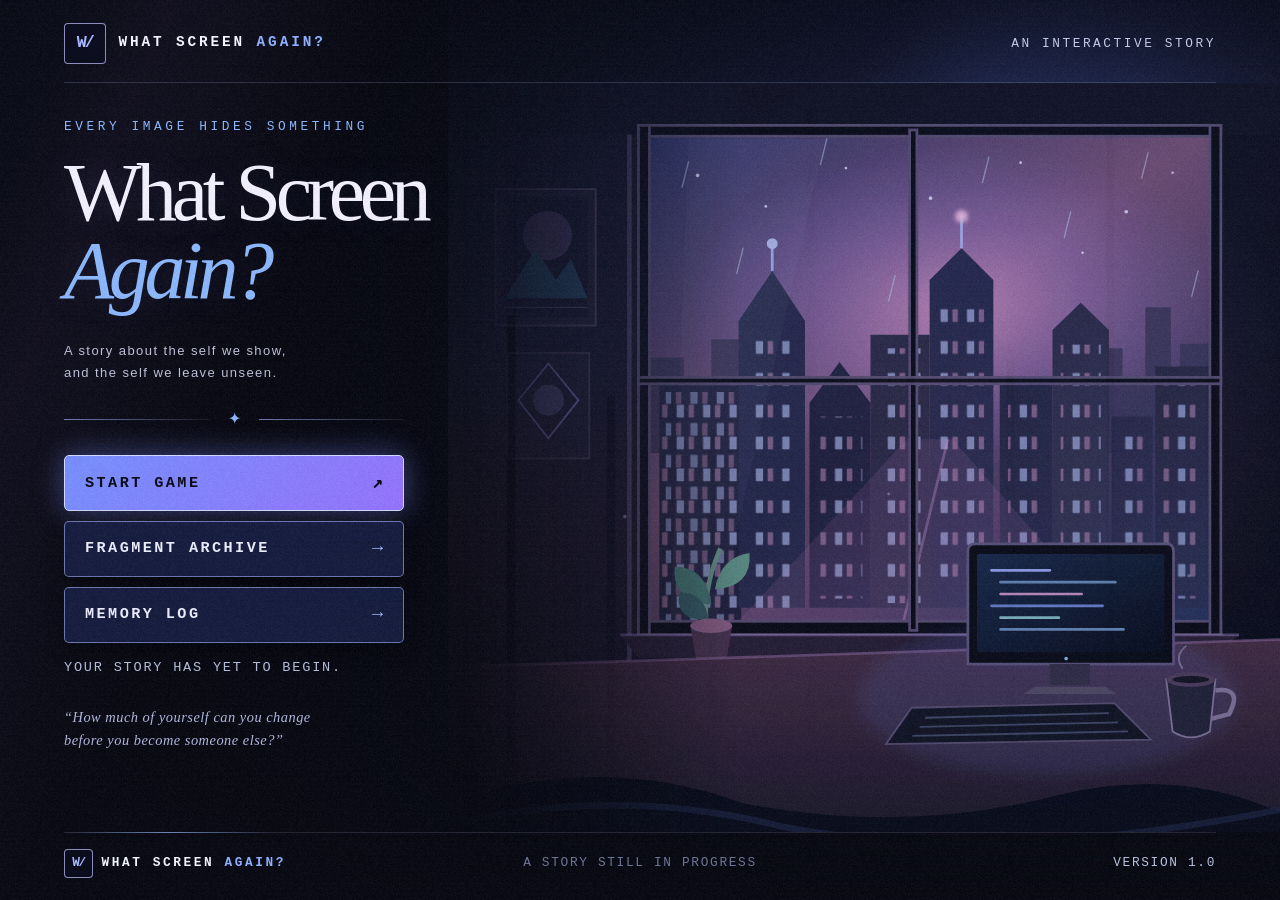
<file: index.html>
<!DOCTYPE html>
<html lang="en">

<head>
    <meta charset="UTF-8">
    <meta name="viewport" content="width=device-width, initial-scale=1.0">
    <meta name="description"
        content="What Screen Again? — a visual novel about identity, perception, and the versions of ourselves we choose to show.">
    <meta name="theme-color" content="#090910">

    <title>What Screen Again? - A Visual Novel</title>

    <link rel="icon" href="art/favicon.svg" type="image/svg+xml">
    <link rel="stylesheet" href="css/index.css">
    <link rel="stylesheet" href="css/brand.css">
    <link rel="stylesheet" href="css/title-note.css">

    <script src="js/progress.js" defer></script>
    <script src="js/acts.js" defer></script>
    <script src="js/page-transition.js" defer></script>
    <script src="js/start.js" defer></script>
    <script src="js/title-note.js" defer></script>
</head>

<body class="title-page">
    <main class="title-screen">
        <div class="title-backdrop" aria-hidden="true"></div>
        <div class="title-vignette" aria-hidden="true"></div>
        <div class="title-grain" aria-hidden="true"></div>

        <div class="transition-overlay" id="pageTransition" aria-hidden="true" data-transition-state="idle">
            <div class="transition-scanlines"></div>
            <div class="transition-flash"></div>

            <div class="transition-message">
                <span class="transition-message-mark">W/</span>
                <span class="transition-message-text" id="transitionMessage">PREPARING YOUR STORY</span>
                <span class="transition-message-line"></span>
            </div>

            <div class="transition-coordinate">
                <span>WHAT SCREEN AGAIN?</span>
                <span id="transitionStatus">CONNECTION STABLE</span>
            </div>
        </div>

        <header class="title-header">
            <a class="wsa-logo" href="index.html" aria-label="What Screen Again? — title screen">
                <span class="wsa-logo-mark" aria-hidden="true">W/</span>
                <span class="wsa-logo-text">WHAT SCREEN <b>AGAIN?</b></span>
            </a>

            <span class="title-header-note">AN INTERACTIVE STORY</span>
        </header>

        <div class="title-stage">
            <div class="title-art-frame" aria-hidden="true">
                <div class="title-art">
                    <img src="art/title-scene.svg" alt="">
                </div>
            </div>

            <section class="title-content" aria-labelledby="gameTitle">
                <p class="title-eyebrow">EVERY IMAGE HIDES SOMETHING</p>
                <h1 class="game-title" id="gameTitle">What Screen<span>Again?</span></h1>

                <p class="title-subtitle">
                    A story about the self we show,
                    <br>
                    and the self we leave unseen.
                </p>

                <div class="title-divider" aria-hidden="true">
                    <span></span>
                    <span class="divider-symbol">✦</span>
                    <span></span>
                </div>

                <nav class="title-menu" aria-label="Main menu">
                    <button class="menu-button menu-button-primary" id="startGame" type="button">
                        <span class="menu-button-label">START GAME</span>
                        <span class="menu-button-arrow" aria-hidden="true">↗</span>
                    </button>

                    <a class="menu-button" href="chapters.html">
                        <span class="menu-button-label">FRAGMENT ARCHIVE</span>
                        <span class="menu-button-arrow" aria-hidden="true">→</span>
                    </a>

                    <a class="menu-button" href="memory-log.html">
                        <span class="menu-button-label">MEMORY LOG</span>
                        <span class="menu-button-arrow" aria-hidden="true">→</span>
                    </a>
                </nav>

                <p class="continue-hint" id="continueHint">YOUR STORY HAS YET TO BEGIN.</p>

                <dialog class="start-choice" id="startChoice" aria-labelledby="startChoiceTitle">
                    <h2 id="startChoiceTitle">YOUR STORY IS WAITING</h2>
                    <p id="startChoiceText">Pick up where you left off, or begin again from the first memory.</p>
                    <div class="start-choice-actions">
                        <button class="menu-button menu-button-primary" id="continueStory" type="button">
                            <span class="menu-button-label">CONTINUE STORY</span>
                            <span class="menu-button-arrow" aria-hidden="true">→</span>
                        </button>
                        <button class="menu-button" id="newStory" type="button">
                            <span class="menu-button-label">NEW STORY</span>
                            <span class="menu-button-arrow" aria-hidden="true">↺</span>
                        </button>
                        <button class="menu-button" id="cancelStart" type="button">
                            <span class="menu-button-label">BACK</span>
                        </button>
                    </div>
                </dialog>

                <blockquote class="title-quote">
                    “How much of yourself can you change
                    <br>
                    before you become someone else?”
                </blockquote>
            </section>
        </div>

        <aside class="title-note" id="titleNote" aria-label="Your note" hidden>
            <p class="title-note-label">YOUR NOTE</p>
            <p class="title-note-text" id="titleNoteText"></p>
        </aside>

        <footer class="title-footer">
            <span class="wsa-logo wsa-logo--small"><span class="wsa-logo-mark" aria-hidden="true">W/</span><span
                    class="wsa-logo-text">WHAT SCREEN <b>AGAIN?</b></span></span>
            <span class="footer-center">A STORY STILL IN PROGRESS</span>
            <span class="footer-version">VERSION 1.0</span>
        </footer>
    </main>
</body>

</html>
</file>
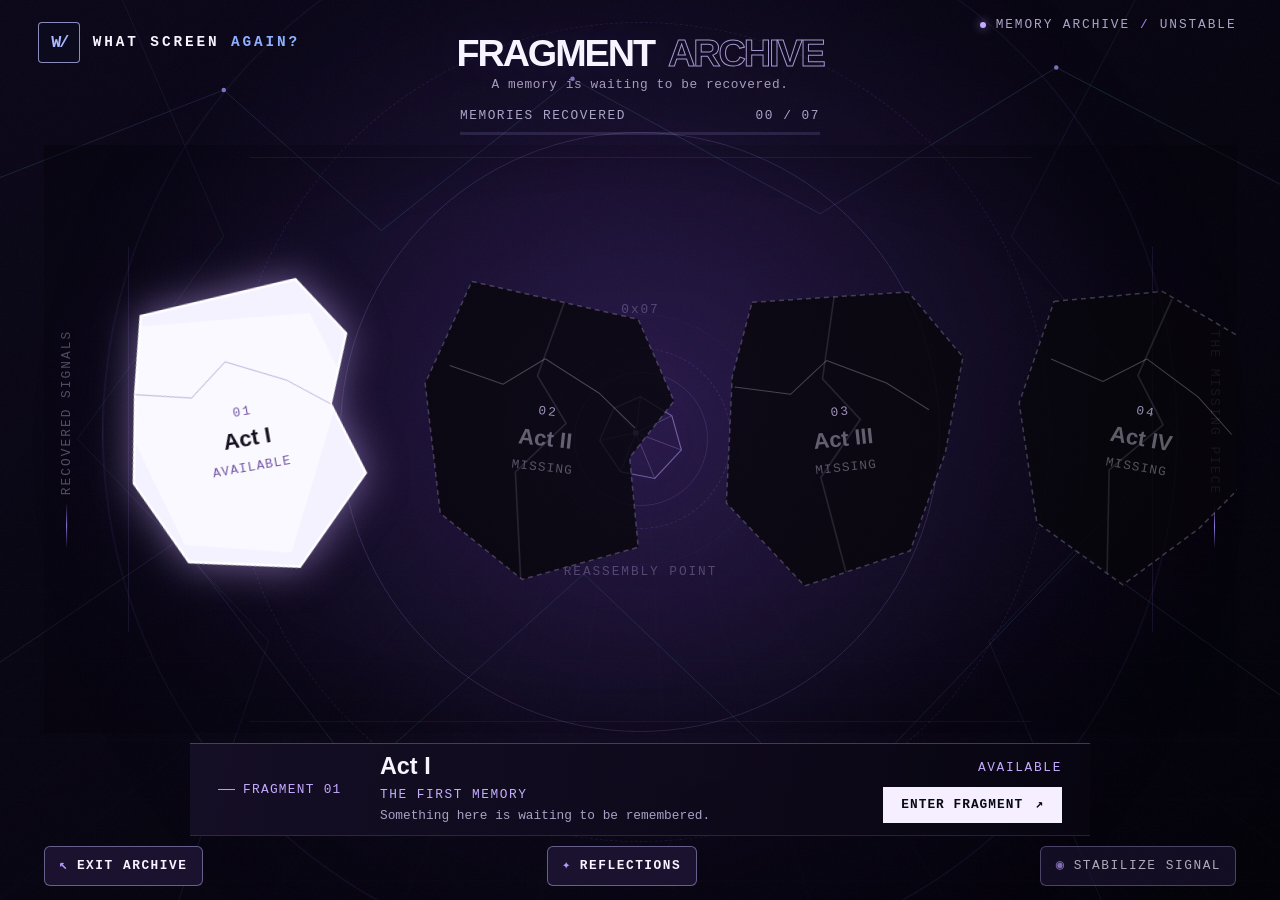
<file: chapters.html>
<!DOCTYPE html>
<html lang="en">

<head>
    <meta charset="UTF-8">
    <meta name="viewport" content="width=device-width, initial-scale=1.0">
    <meta name="theme-color" content="#080711">
    <meta name="description" content="Seven fragments. Seven memories. One broken reality.">
    <title>Fragment Archive - What Screen Again?</title>

    <link rel="icon" href="art/favicon.svg" type="image/svg+xml">
    <link rel="stylesheet" href="css/chapters.css">
    <link rel="stylesheet" href="css/brand.css">

    <script src="js/progress.js" defer></script>
    <script src="js/page-transition.js" defer></script>
    <script src="js/acts.js" defer></script>
    <script src="js/toc.js" defer></script>
</head>

<body class="chapters-page">
    <main class="fragment-world" id="archiveScreen">
        <div class="fragment-backdrop" aria-hidden="true">
            <div class="portal-halo"></div>
            <div class="portal-ring portal-ring--outer"></div>
            <div class="portal-ring portal-ring--middle"></div>
            <div class="portal-ring portal-ring--inner"></div>
            <div class="portal-grid"></div>
            <div class="portal-scanline"></div>
            <div class="portal-noise"></div>

            <svg class="background-geometry" viewBox="0 0 1200 800" preserveAspectRatio="xMidYMid slice">
                <defs>
                    <linearGradient id="geometryGradient" x1="0" y1="0" x2="1" y2="1">
                        <stop offset="0%" stop-color="#8d78ff" />
                        <stop offset="50%" stop-color="#63e9ff" />
                        <stop offset="100%" stop-color="#8d78ff" />
                    </linearGradient>
                </defs>

                <g fill="none" stroke="url(#geometryGradient)" stroke-width="0.8">
                    <path d="M0 170 L230 80 L370 205 L540 70 L760 190 L970 60 L1200 180" opacity=".22" />
                    <path d="M0 610 L190 480 L350 690 L550 510 L770 720 L990 490 L1200 640" opacity=".19" />
                    <path d="M140 0 L230 210 L100 390 L270 570 L190 800" opacity=".13" />
                    <path d="M1040 0 L930 210 L1080 390 L910 570 L1010 800" opacity=".13" />
                </g>

                <g fill="#a99bff">
                    <circle cx="230" cy="80" r="2" />
                    <circle cx="540" cy="70" r="2" />
                    <circle cx="970" cy="60" r="2" />
                    <circle cx="350" cy="690" r="2" />
                    <circle cx="770" cy="720" r="2" />
                </g>
            </svg>
        </div>

        <a class="wsa-logo archive-logo" href="index.html" aria-label="What Screen Again? — title screen">
                <span class="wsa-logo-mark" aria-hidden="true">W/</span>
                <span class="wsa-logo-text">WHAT SCREEN <b>AGAIN?</b></span>
            </a>

        <div class="world-label world-label--top" aria-hidden="true">
            <span class="signal-dot"></span>
            <span>MEMORY ARCHIVE</span>
            <span class="label-divider">/</span>
            <span>UNSTABLE</span>
        </div>

        <section class="archive-interface" aria-label="Act selection">
            <div class="archive-introduction">
                <p class="archive-eyebrow">SEVEN PIECES OF A BROKEN WHOLE</p>
                <h1 class="archive-title">
                    FRAGMENT
                    <span>ARCHIVE</span>
                </h1>
                <p class="archive-subtitle" id="archivePrompt">A memory is waiting to be recovered.</p>
            </div>

            <div class="archive-progress" aria-live="polite">
                <div class="archive-progress-heading">
                    <span id="archiveProgressLabel">MEMORY INTEGRITY</span>
                    <span id="archiveProgressStatus">01 / 07</span>
                </div>

                <div class="archive-progress-track" id="archiveProgressTrack" role="progressbar"
                    aria-label="Recovered acts" aria-valuemin="0" aria-valuemax="7" aria-valuenow="0">
                    <div class="archive-progress-fill" id="archiveProgressFill"></div>
                </div>
            </div>

            <div class="fragment-stage" id="fragmentStage">
                <div class="fragment-stage-caption fragment-stage-caption--left" aria-hidden="true">
                    <span class="caption-line"></span>
                    <span>RECOVERED SIGNALS</span>
                </div>

                <div class="fragment-stage-caption fragment-stage-caption--right" aria-hidden="true">
                    <span>THE MISSING PIECE</span>
                    <span class="caption-line"></span>
                </div>

                <div class="archive-record-grid" id="chapterList" aria-label="Seven story fragments">
                    <div class="fragment-loading" role="status">
                        <span class="loading-glyph" aria-hidden="true">◇</span>
                        <span>Reconstructing memory...</span>
                    </div>
                </div>

                <div class="fragment-core" id="fragmentCore" aria-hidden="true">
                    <div class="core-ring core-ring--one"></div>
                    <div class="core-ring core-ring--two"></div>
                    <div class="core-ring core-ring--three"></div>

                    <svg class="core-symbol" viewBox="0 0 100 100">
                        <path d="M50 5 L83 25 L93 61 L65 91 L29 84 L7 51 L22 17 Z" fill="none" stroke="currentColor"
                            stroke-width="1.2" />
                        <path
                            d="M50 5 L45 43 L83 25 M45 43 L93 61 M45 43 L29 84 M45 43 L7 51 M45 43 L22 17 M45 43 L65 91"
                            fill="none" stroke="currentColor" stroke-width=".8" opacity=".7" />
                        <circle cx="45" cy="43" r="3" fill="currentColor" />
                    </svg>

                    <span class="core-coordinate core-coordinate--top">0x07</span>
                    <span class="core-coordinate core-coordinate--bottom">REASSEMBLY POINT</span>
                </div>

                <div class="assembly-flash" id="assemblyFlash" aria-hidden="true"></div>
                <div class="fragment-stage-vignette" aria-hidden="true"></div>
            </div>

            <section class="act-inspector" id="actDetailScreen" aria-live="polite" aria-atomic="true">
                <div class="inspector-index">
                    <span class="inspector-index-line"></span>
                    <span id="actDetailNumber">FRAGMENT 01</span>
                </div>

                <div class="inspector-copy">
                    <h2 id="actDetailTitle">Act I</h2>
                    <p class="inspector-subtitle" id="actDetailSubtitle">THE FIRST MEMORY</p>
                    <p class="inspector-description" id="actDetailDescription">One piece remains visible. The rest are
                        lost in the signal.</p>
                </div>

                <div class="inspector-action">
                    <span class="inspector-status" id="actDetailStatus">AVAILABLE</span>
                    <a class="open-act-link" id="openActLink" href="chapters/chapter.html?act=1">
                        <span class="open-act-link-text">ENTER FRAGMENT</span>
                        <span class="open-act-link-arrow" aria-hidden="true">↗</span>
                    </a>
                </div>
            </section>

            <p class="archive-hint" id="archiveHint">SELECT A LIT FRAGMENT TO INSPECT ITS MEMORY</p>
        </section>

        <nav class="world-controls" aria-label="Archive controls">
            <a class="world-control" href="index.html" aria-label="Return to title screen">
                <span aria-hidden="true">↖</span>
                <span>EXIT ARCHIVE</span>
            </a>

            <a class="world-control" href="ending.html">
                <span aria-hidden="true">✦</span>
                <span>REFLECTIONS</span>
            </a>

            <button class="world-control world-control--quiet" id="toggleSignal" type="button" aria-pressed="false">
                <span class="signal-control-icon" aria-hidden="true">◉</span>
                <span>STABILIZE SIGNAL</span>
            </button>
        </nav>

        <div class="transition-overlay" id="pageTransition" aria-hidden="true" data-transition-state="idle">
            <div class="transition-scanlines"></div>
            <div class="transition-flash"></div>

            <div class="transition-message">
                <span class="transition-message-mark">W/</span>
                <span class="transition-message-text" id="transitionMessage">PREPARING YOUR STORY</span>
                <span class="transition-message-line"></span>
            </div>

            <div class="transition-coordinate">
                <span>WHAT SCREEN AGAIN?</span>
                <span id="transitionStatus">CONNECTION STABLE</span>
            </div>
        </div>
    </main>
</body>

</html>
</file>
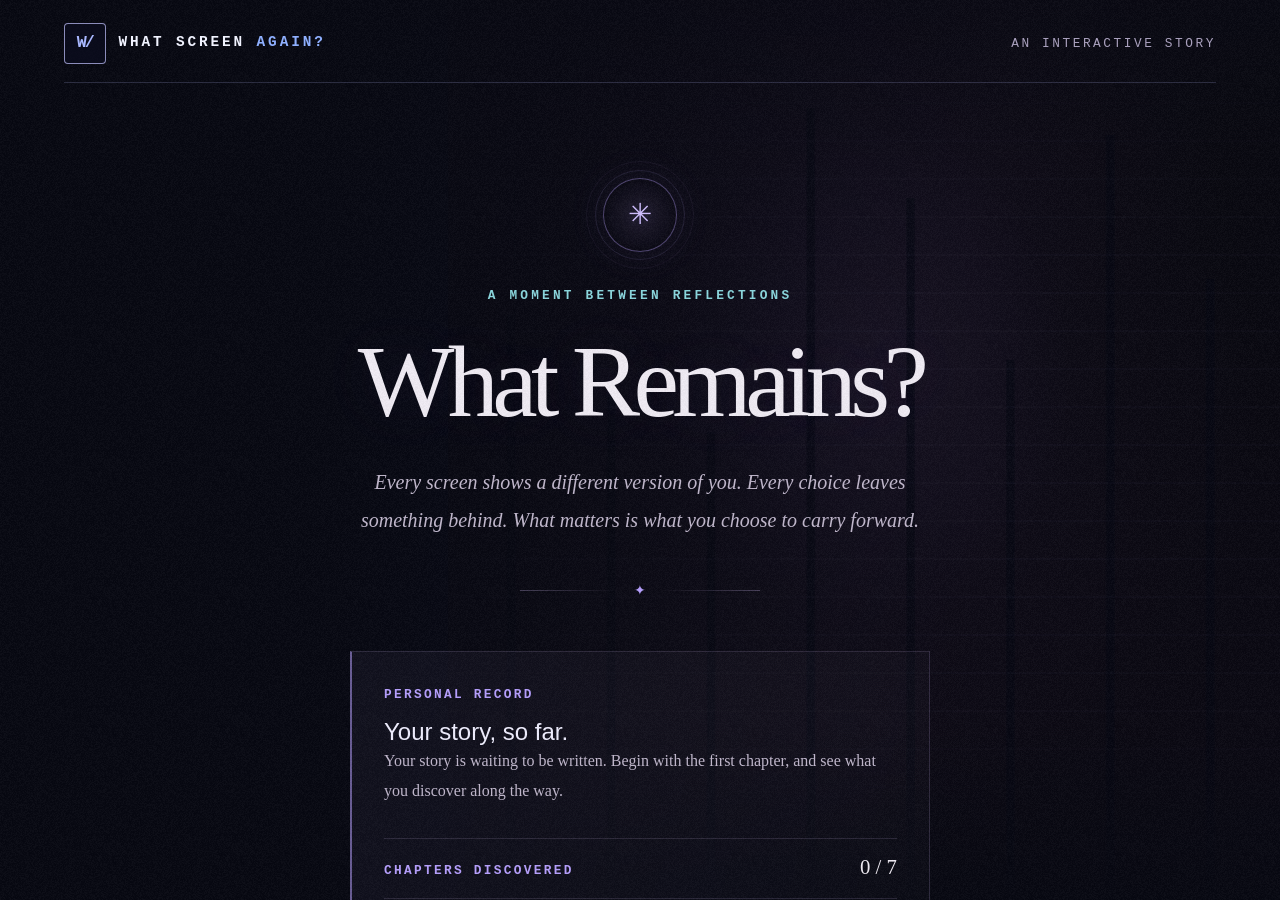
<file: ending.html>
<!DOCTYPE html>
<html lang="en">

<head>
    <meta charset="UTF-8">
    <meta name="viewport" content="width=device-width, initial-scale=1.0">
    <meta name="theme-color" content="#0b0812">
    <meta name="description"
        content="Look back on your journey through What Screen Again? Every choice leaves a reflection.">

    <title>Reflections | What Screen Again?</title>

    <link rel="icon" href="art/favicon.svg" type="image/svg+xml">
    <link rel="stylesheet" href="css/ending.css">
    <link rel="stylesheet" href="css/brand.css">
    <link rel="stylesheet" href="css/title-chrome.css">
    <link rel="stylesheet" href="css/reflection.css">

    <script src="js/progress.js" defer></script>
    <script src="js/page-transition.js" defer></script>
    <script src="js/endings.js" defer></script>
    <script src="js/ending.js" defer></script>
    <script src="js/reflection.js" defer></script>
</head>

<body class="title-page ending-page">
    <main class="title-screen ending-screen">
        <div class="title-backdrop" aria-hidden="true"></div>
        <div class="title-vignette" aria-hidden="true"></div>
        <div class="title-grain" aria-hidden="true"></div>

        <header class="title-header">
            <a class="wsa-logo" href="index.html" aria-label="What Screen Again? — title screen">
                <span class="wsa-logo-mark" aria-hidden="true">W/</span>
                <span class="wsa-logo-text">WHAT SCREEN <b>AGAIN?</b></span>
            </a>

            <span class="title-header-note">AN INTERACTIVE STORY</span>
        </header>

        <section class="ending-content" aria-labelledby="endingTitle">
            <div class="ending-marker" aria-hidden="true">
                <span></span>
                <span class="marker-symbol">✳</span>
                <span></span>
            </div>

            <p class="ending-eyebrow">A MOMENT BETWEEN REFLECTIONS</p>
            <h1 id="endingTitle">What Remains?</h1>
            <p class="ending-description">
                Every screen shows a different version of you.
                Every choice leaves something behind.
                What matters is what you choose to carry forward.
            </p>

            <div class="ending-divider" aria-hidden="true">
                <span></span>
                <span class="ending-divider-symbol">✦</span>
                <span></span>
            </div>

            <section class="reflection-note" aria-labelledby="reflectionTitle">
                <p class="reflection-label">PERSONAL RECORD</p>
                <h2 id="reflectionTitle">Your story, so far.</h2>
                <p id="reflectionMessage" aria-live="polite">The reflections are waiting to be gathered.</p>

                <div class="ending-records" id="endingRecords" aria-label="Story progress">
                    <div class="ending-record">
                        <span class="record-label">CHAPTERS DISCOVERED</span>
                        <span class="record-value" id="chaptersCompleted">0 / 7</span>
                    </div>

                    <div class="ending-record">
                        <span class="record-label">CHOICES RECORDED</span>
                        <span class="record-value" id="choicesRecorded">0</span>
                    </div>
                </div>
            </section>


            <section class="personal-reflection" id="personalReflection" aria-labelledby="prTitle" hidden>
                <p class="reflection-label" data-ending-label>YOUR ENDING</p>
                <h2 id="prTitle" data-ending-name></h2>

                <div class="pr-tabs" role="tablist" aria-label="Reflection sections">
                    <button class="pr-tab is-active" role="tab" aria-selected="true" data-tab="read">Your
                        ending</button>
                    <button class="pr-tab" role="tab" aria-selected="false" data-tab="bars">Knox's pull</button>
                    <button class="pr-tab" role="tab" aria-selected="false" data-tab="asks">For you</button>
                    <button class="pr-tab" role="tab" aria-selected="false" data-tab="notes">Notes</button>
                </div>

                <div class="pr-panel" data-panel="read">
                    <p data-ending-read></p>
                </div>
                <div class="pr-panel" data-panel="bars" hidden>
                    <div data-bars></div>
                    <p class="pr-note">Not a score. It shows what pulled Knox the most, based on your choices.</p>
                </div>
                <div class="pr-panel" data-panel="asks" hidden>
                    <ol class="pr-asks" data-asks></ol>
                </div>
                <div class="pr-panel" data-panel="notes" hidden>
                    <textarea class="pr-journal" data-journal aria-label="Your private reflection notes"
                        placeholder="Write whatever comes up. It stays on this device."></textarea>
                    <p class="pr-status" data-journal-status aria-live="polite"></p>
                </div>
            </section>

            <div class="ending-actions">
                <a class="primary-button button-link" href="chapters.html">
                    RETURN TO THE ARCHIVE
                    <span aria-hidden="true">→</span>
                </a>

                <a class="secondary-button button-link" href="index.html">BACK TO THE BEGINNING</a>
            </div>

            <p class="ending-caption">THERE IS ALWAYS ANOTHER WAY TO SEE YOURSELF.</p>
        </section>

        <footer class="title-footer">
            <span class="wsa-logo wsa-logo--small"><span class="wsa-logo-mark" aria-hidden="true">W/</span><span class="wsa-logo-text">WHAT SCREEN <b>AGAIN?</b></span></span>
            <span class="footer-center">A STORY STILL IN PROGRESS</span>
            <span class="footer-version">VERSION 1.0</span>
        </footer>
    </main>
</body>

</html>
</file>
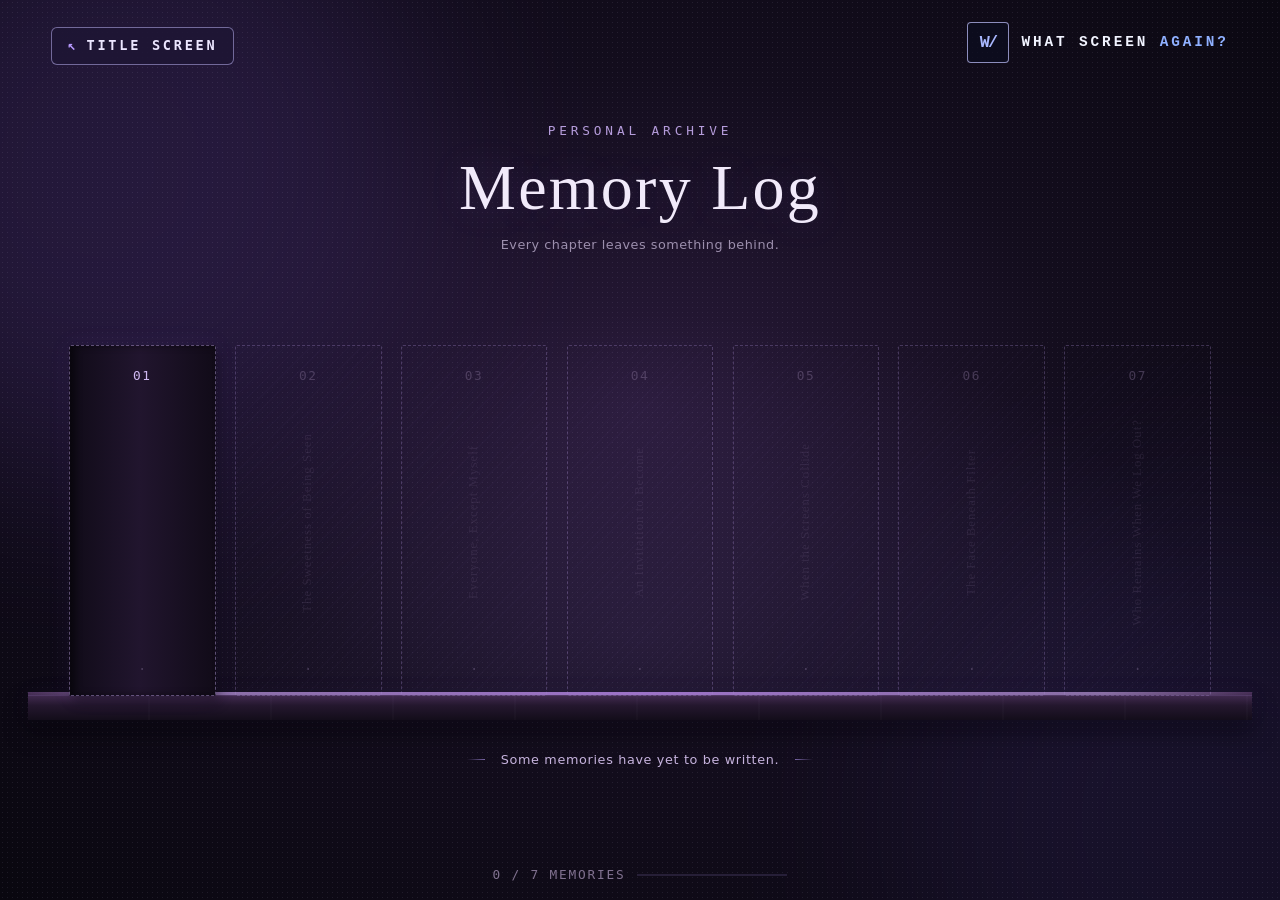
<file: memory-log.html>
<!DOCTYPE html>
<html lang="en">

<head>
    <meta charset="UTF-8">
    <meta name="viewport" content="width=device-width, initial-scale=1">
    <meta name="theme-color" content="#09070f">
    <title>Memory Log - What Screen Again?</title>
    <link rel="icon" href="art/favicon.svg" type="image/svg+xml">
    <link rel="stylesheet" href="css/memory-log.css">
    <link rel="stylesheet" href="css/brand.css">
    <script src="js/progress.js" defer></script>
    <script src="js/acts.js" defer></script>
    <script src="js/memory-log.js" defer></script>
</head>

<body>
    <main class="memory-app">
        <div class="ambient ambient-one" aria-hidden="true"></div>
        <div class="ambient ambient-two" aria-hidden="true"></div>
        <div class="grain" aria-hidden="true"></div>

        <section class="shelf-screen" id="shelfScreen">
<a class="wsa-logo shelf-logo" href="index.html" aria-label="What Screen Again? — title screen">
                <span class="wsa-logo-mark" aria-hidden="true">W/</span>
                <span class="wsa-logo-text">WHAT SCREEN <b>AGAIN?</b></span>
            </a>

            <a class="shelf-back" href="index.html" aria-label="Return to title screen">
                <span aria-hidden="true">↖</span>
                <span>TITLE SCREEN</span>
            </a>

            <div class="page-title">
                <p class="eyebrow">PERSONAL ARCHIVE</p>
                <h1>Memory Log</h1>
                <p class="subtitle">Every chapter leaves something behind.</p>
            </div>

            <section class="shelf-scene" aria-label="Seven chapter books">
                <div class="shelf-aura" aria-hidden="true"></div>

                <div class="book-row" id="bookRow"></div>

                <div class="shelf-board" aria-hidden="true">
                    <div class="shelf-edge"></div>
                    <div class="shelf-front"></div>
                </div>
            </section>

            <div class="shelf-caption">
                <span class="caption-mark" aria-hidden="true"></span>
                <p id="shelfMessage" aria-live="polite">Some memories have yet to be written.</p>
                <span class="caption-mark" aria-hidden="true"></span>
            </div>

            <div class="shelf-progress" aria-label="Chapter completion">
                <span id="progressLabel">0 / 7 MEMORIES</span>
                <span class="progress-track" aria-hidden="true">
                    <span id="progressFill"></span>
                </span>
            </div>
        </section>

        <section class="book-reader" id="bookReader" aria-hidden="true" aria-label="Chapter memory archive">
            <div class="reader-backdrop" id="readerBackdrop"></div>

            <article class="reader-book" id="readerBook" aria-labelledby="readerTitle">
                <div class="reader-topline">
                    <div>
                        <p class="reader-eyebrow" id="readerAct">MEMORY FRAGMENT · ACT I</p>
                        <h2 id="readerTitle">A World Behind Glass</h2>
                        <p class="reader-subtitle" id="readerSubtitle">The moments that remain.</p>
                    </div>

                    <button class="close-reader" id="closeReader" type="button"
                        aria-label="Close memory archive">×</button>
                </div>

                <div class="reader-rule" aria-hidden="true"></div>
                <div class="reader-content" id="readerContent" tabindex="0" aria-live="polite"></div>

                <footer class="reader-bottom">
                    <span id="readerEntryCount">0 ENTRIES</span>
                    <span>END OF ARCHIVE</span>
                </footer>
            </article>
        </section>
    </main>
</body>

</html>
</file>
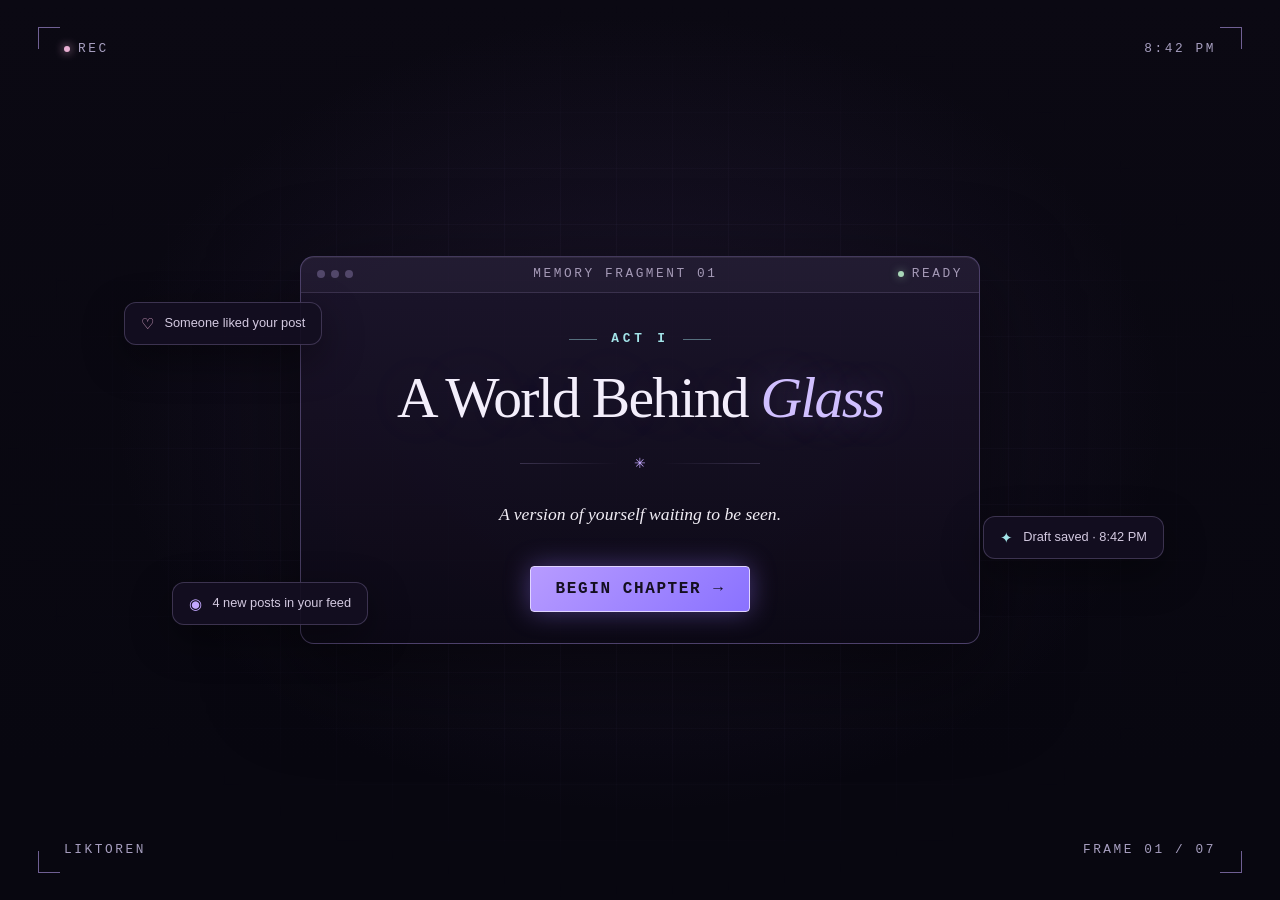
<file: chapters/chapter-1.html>
<!DOCTYPE html>
<html lang="en">

<head>
    <meta charset="UTF-8">
    <meta name="viewport" content="width=device-width, initial-scale=1.0">
    <meta name="theme-color" content="#0b0812">
    <meta name="description" content="Act I: A World Behind Glass — What Screen Again?, an interactive visual novel.">

    <title>Act I: A World Behind Glass | What Screen Again?</title>

    <link rel="stylesheet" href="../css/chapter.css">
    <link rel="stylesheet" href="../css/scene-art.css">

    <script src="../js/progress.js" defer></script>
    <script src="../js/chapter-opening.js" defer></script>
    <script src="../js/chapterdialogues/helpers.js" defer></script>
    <script src="../js/chapterdialogues/chapter-1.js" defer></script>
    <script src="../js/story-engine.js" defer></script>
</head>

<body class="chapter-page" data-chapter="1">
    <main class="game">
        <section class="chapter-intro" id="chapterIntro">
            <div class="intro-hud" aria-hidden="true">
                <span class="hud-corner hud-tl"></span>
                <span class="hud-corner hud-tr"></span>
                <span class="hud-corner hud-bl"></span>
                <span class="hud-corner hud-br"></span>

                <span class="hud-label hud-label-tl"><i></i>REC</span>
                <span class="hud-label hud-label-tr">8:42 PM</span>
                <span class="hud-label hud-label-bl">LIKTOREN</span>
                <span class="hud-label hud-label-br">FRAME 01 / 07</span>
            </div>

            <div class="intro-stage">
                <div class="intro-notice intro-notice-a" aria-hidden="true"><span>♡</span>Someone liked your post</div>
                <div class="intro-notice intro-notice-b" aria-hidden="true"><span>✦</span>Draft saved · 8:42 PM</div>
                <div class="intro-notice intro-notice-c" aria-hidden="true"><span>◉</span>4 new posts in your feed</div>

                <div class="intro-window">
                    <div class="window-bar" aria-hidden="true">
                        <span class="window-dots"><i></i><i></i><i></i></span>
                        <span class="window-title">MEMORY FRAGMENT 01</span>
                        <span class="window-status"><i></i>READY</span>
                    </div>

                    <div class="window-body">
                        <p class="eyebrow"><span class="eyebrow-line" aria-hidden="true"></span>ACT I<span
                                class="eyebrow-line" aria-hidden="true"></span></p>

                        <h1>A World Behind <span class="title-glass">Glass</span></h1>

                        <div class="intro-rule" aria-hidden="true">
                            <span></span>
                            <span class="intro-rule-mark">✳</span>
                            <span></span>
                        </div>

                        <div class="intro-description">
                            <p class="intro-line-accent">A version of yourself waiting to be seen.</p>
                        </div>

                        <button class="primary-button" id="beginChapter" type="button"> BEGIN CHAPTER <span
                                aria-hidden="true">→</span></button>

                    </div>
                </div>
            </div>
        </section>

        <section class="visual-novel hidden" id="visualNovel" aria-label="Visual novel gameplay">
            <span class="progress-track" role="progressbar" aria-label="Chapter progress" aria-valuemin="0"
                aria-valuemax="100" aria-valuenow="0" id="dialogueProgress">
                <span class="progress-fill" id="progressFill"></span>
            </span>

            <div class="scene-heading">
                <span id="sceneName">KNOX'S BEDROOM</span>
                <span id="sceneTime">8:42 PM</span>
            </div>

            <div class="art-stage" id="artStage">
                <div class="art-placeholder" id="artPlaceholder">
                    <span class="placeholder-icon" aria-hidden="true">✳</span>
                    <p>YOUR DRAWING GOES HERE</p>
                    <small>Character sprites · Background art</small>
                </div>

                <div class="stage-overlay" aria-hidden="true"></div>

                <p class="stage-caption" id="stageCaption">LIKTOREN, AFTER DARK</p>
            </div>

            <div class="choices hidden" id="choices" aria-label="Choose your response"></div>

            <section class="dialogue-panel" id="dialoguePanel" data-state="ready">
                <div class="speaker-nameplate" id="speakerNameplate">
                    <span class="speaker-indicator" aria-hidden="true"></span>
                    <span class="speaker" id="speaker">NARRATION</span>
                </div>

                <p class="dialogue-text" id="dialogueText" aria-hidden="true"></p>
                <p class="sr-only" id="dialogueAnnounce" aria-live="polite"></p>

                <span class="click-hint" id="clickHint" aria-hidden="true">▼</span>

                <div class="quick-menu" id="dialogueNavigation" aria-label="Quick menu">
                    <button class="quick-button" id="previousLine" type="button"
                        title="Previous line (Left arrow)">BACK</button>
                    <button class="quick-button" id="autoToggle" type="button" aria-pressed="false"
                        title="Advance automatically">AUTO</button>
                    <a class="quick-button" href="../chapters.html"
                        title="Back to the fragment archive. Your place is saved.">ARCHIVE</a>

                    <span class="quick-menu-spacer"></span>

                    <span class="keyboard-hint">SPACE · ENTER · ARROW KEYS</span>
                    <span id="sceneCounter">1 / 1</span>
                </div>
            </section>
        </section>

        <section class="chapter-complete hidden" id="chapterComplete" aria-labelledby="chapterCompleteTitle">
            <div class="completion-mark" aria-hidden="true">✦</div>

            <p class="eyebrow">END OF CHAPTER I</p>

            <h1 id="chapterCompleteTitle">The screen stays lit.</h1>

            <p class="subtitle">
                Knox has taken his first step into a world that watches
                him back.
            </p>

            <a class="primary-button button-link" href="../chapters.html"> RETURN TO CHAPTERS <span
                    aria-hidden="true">→</span></a>
        </section>

    </main>
</body>

</html>
</file>
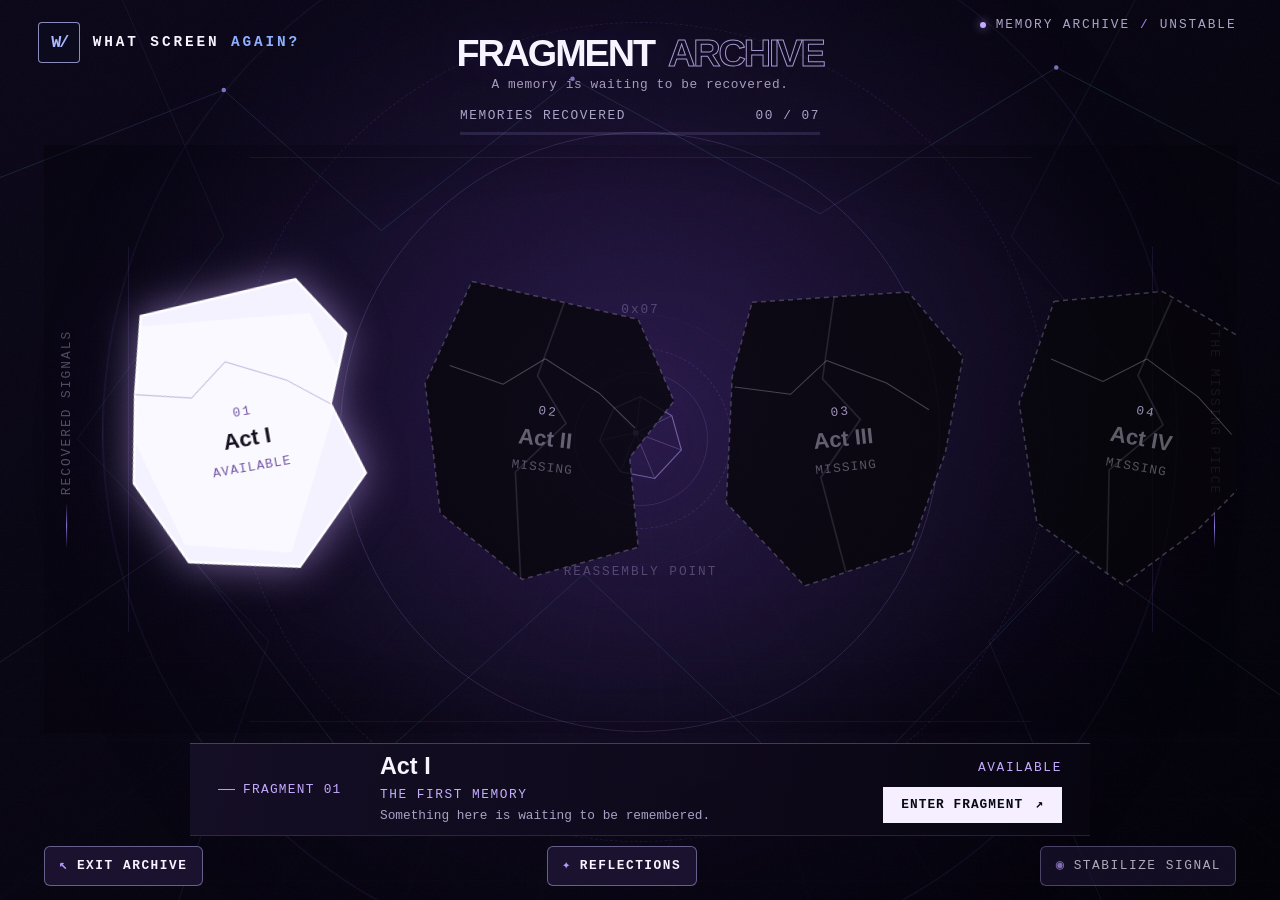
<file: chapters/chapter-2.html>
<!DOCTYPE html>
<html lang="en">

<head>
    <meta charset="UTF-8">
    <meta name="viewport" content="width=device-width, initial-scale=1.0">
    <meta name="theme-color" content="#0b0812">
    <meta name="description"
        content="Act II: The Sweetness of Being Seen — What Screen Again?, an interactive visual novel.">

    <title>Act II: The Sweetness of Being Seen | What Screen Again?</title>

    <link rel="stylesheet" href="../css/chapter.css">
    <link rel="stylesheet" href="../css/scene-art.css">

    <script src="../js/progress.js" defer></script>
    <script src="../js/chapter-opening.js" defer></script>
    <script src="../js/chapterdialogues/helpers.js" defer></script>
    <script src="../js/chapterdialogues/chapter-2.js" defer></script>
    <script src="../js/endings.js" defer></script>
    <script src="../js/story-engine.js" defer></script>
</head>

<body class="chapter-page" data-chapter="2">
    <main class="game">
        <section class="chapter-intro" id="chapterIntro">
            <div class="intro-hud" aria-hidden="true">
                <span class="hud-corner hud-tl"></span>
                <span class="hud-corner hud-tr"></span>
                <span class="hud-corner hud-bl"></span>
                <span class="hud-corner hud-br"></span>

                <span class="hud-label hud-label-tl"><i></i>REC</span>
                <span class="hud-label hud-label-tr">7:20 AM</span>
                <span class="hud-label hud-label-bl">LIKTOREN</span>
                <span class="hud-label hud-label-br">FRAME 02 / 07</span>
            </div>

            <div class="intro-stage">
                <div class="intro-notice intro-notice-a" aria-hidden="true"><span>♡</span>Your post is gaining traction
                </div>
                <div class="intro-notice intro-notice-b" aria-hidden="true"><span>✦</span>212 new followers since
                    midnight</div>
                <div class="intro-notice intro-notice-c" aria-hidden="true"><span>◉</span>Trending near Liktoren</div>

                <div class="intro-window">
                    <div class="window-bar" aria-hidden="true">
                        <span class="window-dots"><i></i><i></i><i></i></span>
                        <span class="window-title">MEMORY FRAGMENT 02</span>
                        <span class="window-status"><i></i>READY</span>
                    </div>

                    <div class="window-body">
                        <p class="eyebrow"><span class="eyebrow-line" aria-hidden="true"></span>ACT II<span
                                class="eyebrow-line" aria-hidden="true"></span></p>

                        <h1>The Sweetness of Being <span class="title-glass">Seen</span></h1>

                        <div class="intro-rule" aria-hidden="true">
                            <span></span>
                            <span class="intro-rule-mark">✳</span>
                            <span></span>
                        </div>

                        <div class="intro-description">
                            <p class="intro-line-accent">Being noticed feels a lot like being known.</p>
                        </div>

                        <button class="primary-button" id="beginChapter" type="button"> BEGIN CHAPTER <span
                                aria-hidden="true">→</span></button>

                    </div>
                </div>
            </div>
        </section>

        <section class="visual-novel hidden" id="visualNovel" aria-label="Visual novel gameplay">
            <span class="progress-track" role="progressbar" aria-label="Chapter progress" aria-valuemin="0"
                aria-valuemax="100" aria-valuenow="0" id="dialogueProgress">
                <span class="progress-fill" id="progressFill"></span>
            </span>

            <div class="scene-heading">
                <span id="sceneName">KNOX'S BEDROOM</span>
                <span id="sceneTime">7:20 AM</span>
            </div>

            <div class="art-stage" id="artStage">
                <div class="art-placeholder" id="artPlaceholder">
                    <span class="placeholder-icon" aria-hidden="true">✳</span>
                    <p>YOUR DRAWING GOES HERE</p>
                    <small>Character sprites · Background art</small>
                </div>

                <div class="stage-overlay" aria-hidden="true"></div>

                <p class="stage-caption" id="stageCaption">LIKTOREN, AFTER DARK</p>
            </div>

            <div class="choices hidden" id="choices" aria-label="Choose your response"></div>

            <section class="dialogue-panel" id="dialoguePanel" data-state="ready">
                <div class="speaker-nameplate" id="speakerNameplate">
                    <span class="speaker-indicator" aria-hidden="true"></span>
                    <span class="speaker" id="speaker">NARRATION</span>
                </div>

                <p class="dialogue-text" id="dialogueText" aria-hidden="true"></p>
                <p class="sr-only" id="dialogueAnnounce" aria-live="polite"></p>

                <span class="click-hint" id="clickHint" aria-hidden="true">▼</span>

                <div class="quick-menu" id="dialogueNavigation" aria-label="Quick menu">
                    <button class="quick-button" id="previousLine" type="button"
                        title="Previous line (Left arrow)">BACK</button>
                    <button class="quick-button" id="autoToggle" type="button" aria-pressed="false"
                        title="Advance automatically">AUTO</button>
                    <a class="quick-button" href="../chapters.html"
                        title="Back to the fragment archive. Your place is saved.">ARCHIVE</a>

                    <span class="quick-menu-spacer"></span>

                    <span class="keyboard-hint">SPACE · ENTER · ARROW KEYS</span>
                    <span id="sceneCounter">1 / 1</span>
                </div>
            </section>
        </section>

        <section class="chapter-complete hidden" id="chapterComplete" aria-labelledby="chapterCompleteTitle">
            <div class="completion-mark" aria-hidden="true">✦</div>

            <p class="eyebrow">END OF CHAPTER II</p>

            <h1 id="chapterCompleteTitle">The numbers keep climbing.</h1>

            <p class="subtitle">
                Hundreds of strangers have seen Knox. Whether anyone has seen him is another question.
            </p>

            <a class="primary-button button-link" href="../chapters.html"> RETURN TO CHAPTERS <span
                    aria-hidden="true">→</span></a>
        </section>

    </main>
</body>

</html>
</file>
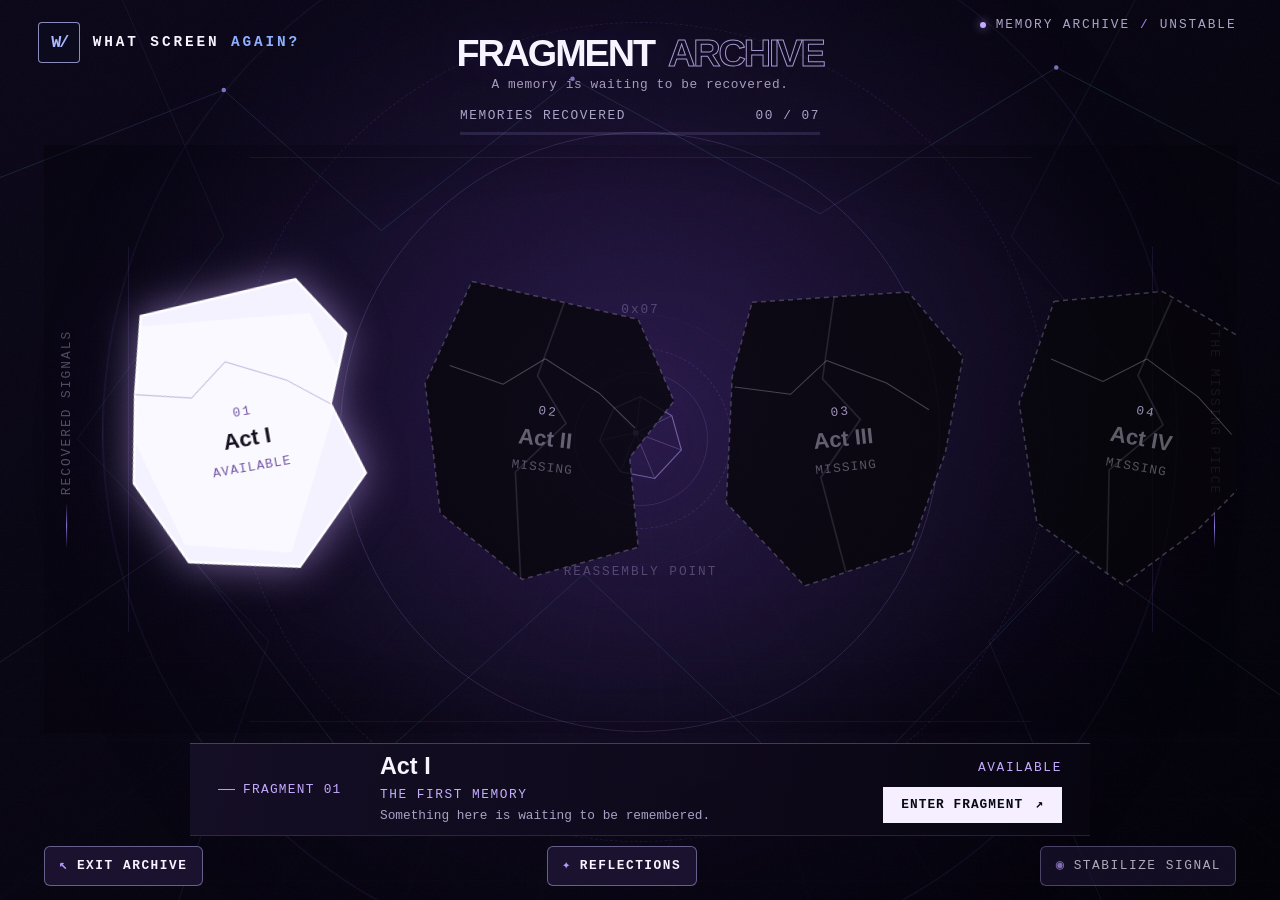
<file: chapters/chapter-3.html>
<!DOCTYPE html>
<html lang="en">

<head>
    <meta charset="UTF-8">
    <meta name="viewport" content="width=device-width, initial-scale=1.0">
    <meta name="theme-color" content="#0b0812">
    <meta name="description"
        content="Act III: Everyone, Except Myself — What Screen Again?, an interactive visual novel.">

    <title>Act III: Everyone, Except Myself | What Screen Again?</title>

    <link rel="stylesheet" href="../css/chapter.css">
    <link rel="stylesheet" href="../css/scene-art.css">

    <script src="../js/progress.js" defer></script>
    <script src="../js/chapter-opening.js" defer></script>
    <script src="../js/chapterdialogues/helpers.js" defer></script>
    <script src="../js/chapterdialogues/chapter-3.js" defer></script>
    <script src="../js/endings.js" defer></script>
    <script src="../js/story-engine.js" defer></script>
</head>

<body class="chapter-page" data-chapter="3">
    <main class="game">
        <section class="chapter-intro" id="chapterIntro">
            <div class="intro-hud" aria-hidden="true">
                <span class="hud-corner hud-tl"></span>
                <span class="hud-corner hud-tr"></span>
                <span class="hud-corner hud-bl"></span>
                <span class="hud-corner hud-br"></span>

                <span class="hud-label hud-label-tl"><i></i>REC</span>
                <span class="hud-label hud-label-tr">12:10 PM</span>
                <span class="hud-label hud-label-bl">DELIRIUM ACADEMY</span>
                <span class="hud-label hud-label-br">FRAME 03 / 07</span>
            </div>

            <div class="intro-stage">
                <div class="intro-notice intro-notice-a" aria-hidden="true"><span>◉</span>elias.vane posted 3 new photos
                </div>
                <div class="intro-notice intro-notice-b" aria-hidden="true"><span>♡</span>Valeria Infernum is trending
                </div>
                <div class="intro-notice intro-notice-c" aria-hidden="true"><span>✦</span>Suggested for you: more like
                    them</div>

                <div class="intro-window">
                    <div class="window-bar" aria-hidden="true">
                        <span class="window-dots"><i></i><i></i><i></i></span>
                        <span class="window-title">MEMORY FRAGMENT 03</span>
                        <span class="window-status"><i></i>READY</span>
                    </div>

                    <div class="window-body">
                        <p class="eyebrow"><span class="eyebrow-line" aria-hidden="true"></span>ACT III<span
                                class="eyebrow-line" aria-hidden="true"></span></p>

                        <h1>Everyone, Except <span class="title-glass">Myself</span></h1>

                        <div class="intro-rule" aria-hidden="true">
                            <span></span>
                            <span class="intro-rule-mark">✳</span>
                            <span></span>
                        </div>

                        <div class="intro-description">
                            <p class="intro-line-accent">Every window shows a life that looks finished.</p>
                        </div>

                        <button class="primary-button" id="beginChapter" type="button"> BEGIN CHAPTER <span
                                aria-hidden="true">→</span></button>

                    </div>
                </div>
            </div>
        </section>

        <section class="visual-novel hidden" id="visualNovel" aria-label="Visual novel gameplay">
            <span class="progress-track" role="progressbar" aria-label="Chapter progress" aria-valuemin="0"
                aria-valuemax="100" aria-valuenow="0" id="dialogueProgress">
                <span class="progress-fill" id="progressFill"></span>
            </span>

            <div class="scene-heading">
                <span id="sceneName">DELIRIUM ACADEMY</span>
                <span id="sceneTime">12:10 PM</span>
            </div>

            <div class="art-stage" id="artStage">
                <div class="art-placeholder" id="artPlaceholder">
                    <span class="placeholder-icon" aria-hidden="true">✳</span>
                    <p>YOUR DRAWING GOES HERE</p>
                    <small>Character sprites · Background art</small>
                </div>

                <div class="stage-overlay" aria-hidden="true"></div>

                <p class="stage-caption" id="stageCaption">LIKTOREN, AFTER DARK</p>
            </div>

            <div class="choices hidden" id="choices" aria-label="Choose your response"></div>

            <section class="dialogue-panel" id="dialoguePanel" data-state="ready">
                <div class="speaker-nameplate" id="speakerNameplate">
                    <span class="speaker-indicator" aria-hidden="true"></span>
                    <span class="speaker" id="speaker">NARRATION</span>
                </div>

                <p class="dialogue-text" id="dialogueText" aria-hidden="true"></p>
                <p class="sr-only" id="dialogueAnnounce" aria-live="polite"></p>

                <span class="click-hint" id="clickHint" aria-hidden="true">▼</span>

                <div class="quick-menu" id="dialogueNavigation" aria-label="Quick menu">
                    <button class="quick-button" id="previousLine" type="button"
                        title="Previous line (Left arrow)">BACK</button>
                    <button class="quick-button" id="autoToggle" type="button" aria-pressed="false"
                        title="Advance automatically">AUTO</button>
                    <a class="quick-button" href="../chapters.html"
                        title="Back to the fragment archive. Your place is saved.">ARCHIVE</a>

                    <span class="quick-menu-spacer"></span>

                    <span class="keyboard-hint">SPACE · ENTER · ARROW KEYS</span>
                    <span id="sceneCounter">1 / 1</span>
                </div>
            </section>
        </section>

        <section class="chapter-complete hidden" id="chapterComplete" aria-labelledby="chapterCompleteTitle">
            <div class="completion-mark" aria-hidden="true">✦</div>

            <p class="eyebrow">END OF CHAPTER III</p>

            <h1 id="chapterCompleteTitle">The tabs stay open.</h1>

            <p class="subtitle">
                Every life on his screen looks finished. His own is still a draft.
            </p>

            <a class="primary-button button-link" href="../chapters.html"> RETURN TO CHAPTERS <span
                    aria-hidden="true">→</span></a>
        </section>

    </main>
</body>

</html>
</file>
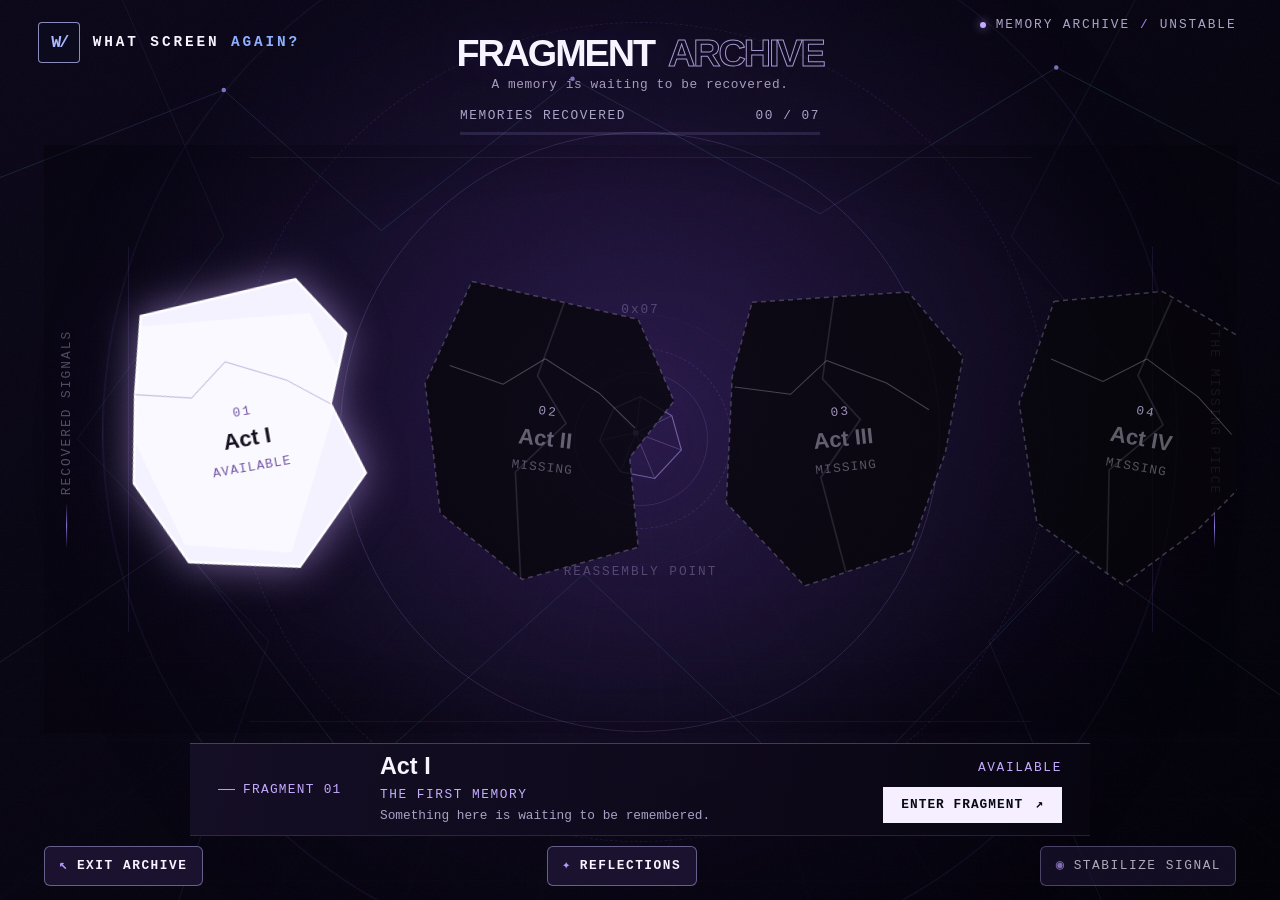
<file: chapters/chapter-4.html>
<!DOCTYPE html>
<html lang="en">

<head>
    <meta charset="UTF-8">
    <meta name="viewport" content="width=device-width, initial-scale=1.0">
    <meta name="theme-color" content="#0b0812">
    <meta name="description"
        content="Act IV: An Invitation to Become — What Screen Again?, an interactive visual novel.">

    <title>Act IV: An Invitation to Become | What Screen Again?</title>

    <link rel="stylesheet" href="../css/chapter.css">
    <link rel="stylesheet" href="../css/scene-art.css">

    <script src="../js/progress.js" defer></script>
    <script src="../js/chapter-opening.js" defer></script>
    <script src="../js/chapterdialogues/helpers.js" defer></script>
    <script src="../js/chapterdialogues/chapter-4.js" defer></script>
    <script src="../js/endings.js" defer></script>
    <script src="../js/story-engine.js" defer></script>
</head>

<body class="chapter-page" data-chapter="4">
    <main class="game">
        <section class="chapter-intro" id="chapterIntro">
            <div class="intro-hud" aria-hidden="true">
                <span class="hud-corner hud-tl"></span>
                <span class="hud-corner hud-tr"></span>
                <span class="hud-corner hud-bl"></span>
                <span class="hud-corner hud-br"></span>

                <span class="hud-label hud-label-tl"><i></i>REC</span>
                <span class="hud-label hud-label-tr">6:40 PM</span>
                <span class="hud-label hud-label-bl">THE CRIMSON LOUNGE</span>
                <span class="hud-label hud-label-br">FRAME 04 / 07</span>
            </div>

            <div class="intro-stage">
                <div class="intro-notice intro-notice-a" aria-hidden="true"><span>✉</span>New invitation received</div>
                <div class="intro-notice intro-notice-b" aria-hidden="true"><span>✦</span>The Crimson List</div>
                <div class="intro-notice intro-notice-c" aria-hidden="true"><span>◉</span>3 mutual connections</div>

                <div class="intro-window">
                    <div class="window-bar" aria-hidden="true">
                        <span class="window-dots"><i></i><i></i><i></i></span>
                        <span class="window-title">MEMORY FRAGMENT 04</span>
                        <span class="window-status"><i></i>READY</span>
                    </div>

                    <div class="window-body">
                        <p class="eyebrow"><span class="eyebrow-line" aria-hidden="true"></span>ACT IV<span
                                class="eyebrow-line" aria-hidden="true"></span></p>

                        <h1>An Invitation to <span class="title-glass">Become</span></h1>

                        <div class="intro-rule" aria-hidden="true">
                            <span></span>
                            <span class="intro-rule-mark">✳</span>
                            <span></span>
                        </div>

                        <div class="intro-description">
                            <p class="intro-line-accent">A seat at the table has a price.</p>
                        </div>

                        <button class="primary-button" id="beginChapter" type="button"> BEGIN CHAPTER <span
                                aria-hidden="true">→</span></button>

                    </div>
                </div>
            </div>
        </section>

        <section class="visual-novel hidden" id="visualNovel" aria-label="Visual novel gameplay">
            <span class="progress-track" role="progressbar" aria-label="Chapter progress" aria-valuemin="0"
                aria-valuemax="100" aria-valuenow="0" id="dialogueProgress">
                <span class="progress-fill" id="progressFill"></span>
            </span>

            <div class="scene-heading">
                <span id="sceneName">DELIRIUM ACADEMY</span>
                <span id="sceneTime">6:40 PM</span>
            </div>

            <div class="art-stage" id="artStage">
                <div class="art-placeholder" id="artPlaceholder">
                    <span class="placeholder-icon" aria-hidden="true">✳</span>
                    <p>YOUR DRAWING GOES HERE</p>
                    <small>Character sprites · Background art</small>
                </div>

                <div class="stage-overlay" aria-hidden="true"></div>

                <p class="stage-caption" id="stageCaption">LIKTOREN, AFTER DARK</p>
            </div>

            <div class="choices hidden" id="choices" aria-label="Choose your response"></div>

            <section class="dialogue-panel" id="dialoguePanel" data-state="ready">
                <div class="speaker-nameplate" id="speakerNameplate">
                    <span class="speaker-indicator" aria-hidden="true"></span>
                    <span class="speaker" id="speaker">NARRATION</span>
                </div>

                <p class="dialogue-text" id="dialogueText" aria-hidden="true"></p>
                <p class="sr-only" id="dialogueAnnounce" aria-live="polite"></p>

                <span class="click-hint" id="clickHint" aria-hidden="true">▼</span>

                <div class="quick-menu" id="dialogueNavigation" aria-label="Quick menu">
                    <button class="quick-button" id="previousLine" type="button"
                        title="Previous line (Left arrow)">BACK</button>
                    <button class="quick-button" id="autoToggle" type="button" aria-pressed="false"
                        title="Advance automatically">AUTO</button>
                    <a class="quick-button" href="../chapters.html"
                        title="Back to the fragment archive. Your place is saved.">ARCHIVE</a>

                    <span class="quick-menu-spacer"></span>

                    <span class="keyboard-hint">SPACE · ENTER · ARROW KEYS</span>
                    <span id="sceneCounter">1 / 1</span>
                </div>
            </section>
        </section>

        <section class="chapter-complete hidden" id="chapterComplete" aria-labelledby="chapterCompleteTitle">
            <div class="completion-mark" aria-hidden="true">✦</div>

            <p class="eyebrow">END OF CHAPTER IV</p>

            <h1 id="chapterCompleteTitle">The door stays ajar.</h1>

            <p class="subtitle">
                A new circle has opened its doors. Knox has answered, and the answer will follow him.
            </p>

            <a class="primary-button button-link" href="../chapters.html"> RETURN TO CHAPTERS <span
                    aria-hidden="true">→</span></a>
        </section>

    </main>
</body>

</html>
</file>
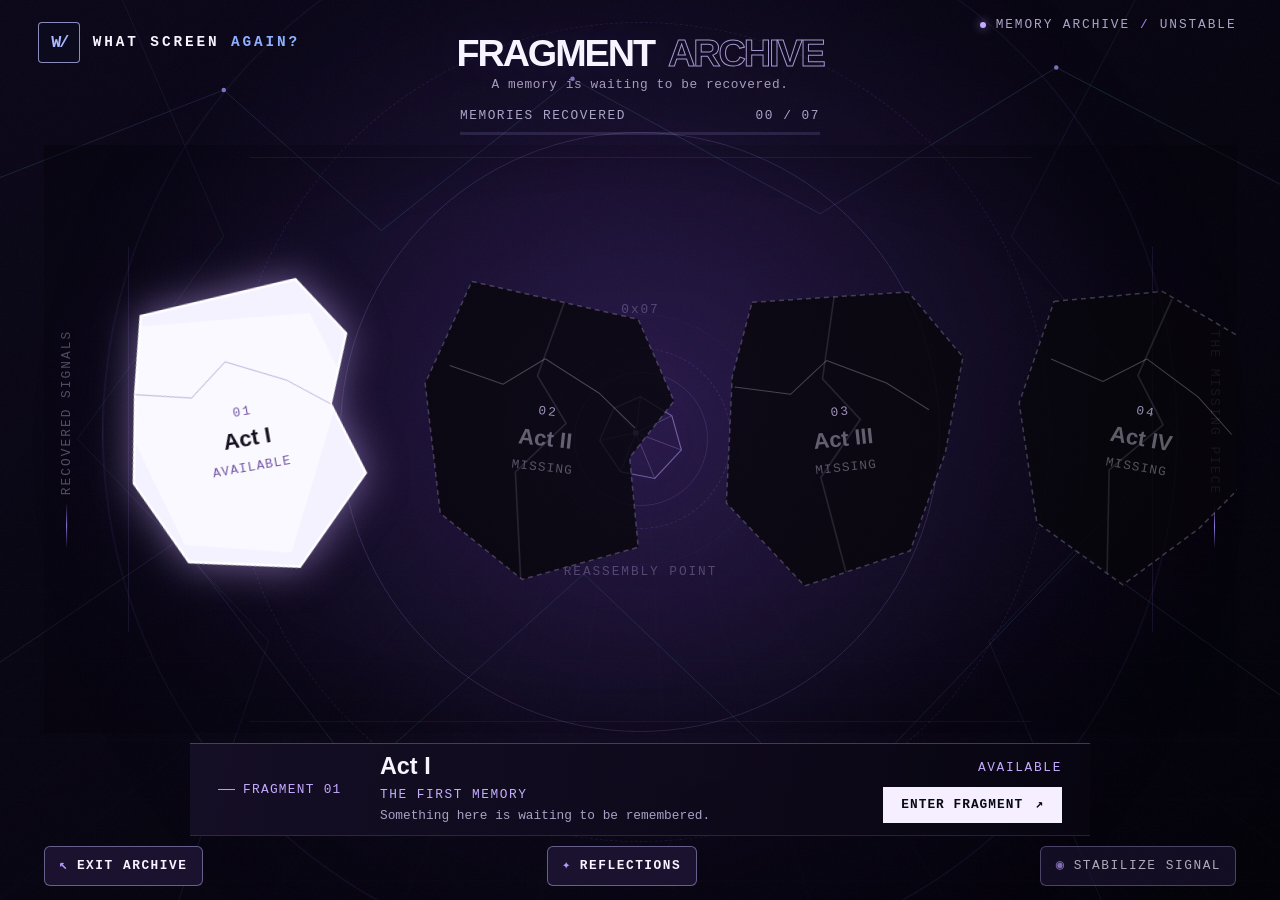
<file: chapters/chapter-5.html>
<!DOCTYPE html>
<html lang="en">

<head>
    <meta charset="UTF-8">
    <meta name="viewport" content="width=device-width, initial-scale=1.0">
    <meta name="theme-color" content="#0b0812">
    <meta name="description"
        content="Act V: When the Screens Collide — What Screen Again?, an interactive visual novel.">

    <title>Act V: When the Screens Collide | What Screen Again?</title>

    <link rel="stylesheet" href="../css/chapter.css">
    <link rel="stylesheet" href="../css/scene-art.css">

    <script src="../js/progress.js" defer></script>
    <script src="../js/chapter-opening.js" defer></script>
    <script src="../js/chapterdialogues/helpers.js" defer></script>
    <script src="../js/chapterdialogues/chapter-5.js" defer></script>
    <script src="../js/endings.js" defer></script>
    <script src="../js/story-engine.js" defer></script>
</head>

<body class="chapter-page" data-chapter="5">
    <main class="game">
        <section class="chapter-intro" id="chapterIntro">
            <!-- Viewfinder frame: corner brackets and small readouts. -->
            <div class="intro-hud" aria-hidden="true">
                <span class="hud-corner hud-tl"></span>
                <span class="hud-corner hud-tr"></span>
                <span class="hud-corner hud-bl"></span>
                <span class="hud-corner hud-br"></span>

                <span class="hud-label hud-label-tl"><i></i>REC</span>
                <span class="hud-label hud-label-tr">6:40 PM</span>
                <span class="hud-label hud-label-bl">LIKTOREN</span>
                <span class="hud-label hud-label-br">FRAME 05 / 07</span>
            </div>

            <div class="intro-stage">
                <!-- Floating notifications (wide screens only). -->
                <div class="intro-notice intro-notice-a" aria-hidden="true"><span>✉</span>Seraphine: are you coming?
                </div>
                <div class="intro-notice intro-notice-b" aria-hidden="true"><span>◉</span>Your story is live</div>
                <div class="intro-notice intro-notice-c" aria-hidden="true"><span>♡</span>Draft saved · 7:12 PM</div>

                <div class="intro-window">
                    <div class="window-bar" aria-hidden="true">
                        <span class="window-dots"><i></i><i></i><i></i></span>
                        <span class="window-title">MEMORY FRAGMENT 05</span>
                        <span class="window-status"><i></i>READY</span>
                    </div>

                    <div class="window-body">
                        <p class="eyebrow"><span class="eyebrow-line" aria-hidden="true"></span>ACT V<span
                                class="eyebrow-line" aria-hidden="true"></span></p>

                        <h1>When the <span class="title-glass">Screens</span> Collide</h1>

                        <div class="intro-rule" aria-hidden="true">
                            <span></span>
                            <span class="intro-rule-mark">✳</span>
                            <span></span>
                        </div>

                        <div class="intro-description">
                            <p class="intro-line-accent">Two versions of him. One room.</p>
                        </div>

                        <button class="primary-button" id="beginChapter" type="button"> BEGIN CHAPTER <span
                                aria-hidden="true">→</span></button>

                    </div>
                </div>
            </div>
        </section>

        <section class="visual-novel hidden" id="visualNovel" aria-label="Visual novel gameplay">
            <span class="progress-track" role="progressbar" aria-label="Chapter progress" aria-valuemin="0"
                aria-valuemax="100" aria-valuenow="0" id="dialogueProgress">
                <span class="progress-fill" id="progressFill"></span>
            </span>

            <div class="scene-heading">
                <span id="sceneName">THE CRIMSON LOUNGE</span>
                <span id="sceneTime">6:40 PM</span>
            </div>

            <div class="art-stage" id="artStage">
                <div class="art-placeholder" id="artPlaceholder">
                    <span class="placeholder-icon" aria-hidden="true">✳</span>
                    <p>YOUR DRAWING GOES HERE</p>
                    <small>Character sprites · Background art</small>
                </div>

                <div class="stage-overlay" aria-hidden="true"></div>

                <p class="stage-caption" id="stageCaption">LIKTOREN, AFTER DARK</p>
            </div>

            <!-- Choices appear in the middle of the screen, above the textbox. -->
            <div class="choices hidden" id="choices" aria-label="Choose your response"></div>

            <!-- Textbox: nameplate tab, typed text, then a quick menu. -->
            <section class="dialogue-panel" id="dialoguePanel" data-state="ready">
                <div class="speaker-nameplate" id="speakerNameplate">
                    <span class="speaker-indicator" aria-hidden="true"></span>
                    <span class="speaker" id="speaker">NARRATION</span>
                </div>

                <p class="dialogue-text" id="dialogueText" aria-hidden="true"></p>
                <p class="sr-only" id="dialogueAnnounce" aria-live="polite"></p>

                <span class="click-hint" id="clickHint" aria-hidden="true">▼</span>

                <div class="quick-menu" id="dialogueNavigation" aria-label="Quick menu">
                    <button class="quick-button" id="previousLine" type="button"
                        title="Previous line (Left arrow)">BACK</button>
                    <button class="quick-button" id="autoToggle" type="button" aria-pressed="false"
                        title="Advance automatically">AUTO</button>
                    <a class="quick-button" href="../chapters.html"
                        title="Back to the fragment archive. Your place is saved.">ARCHIVE</a>

                    <span class="quick-menu-spacer"></span>

                    <span class="keyboard-hint">SPACE · ENTER · ARROW KEYS</span>
                    <span id="sceneCounter">1 / 1</span>
                </div>
            </section>
        </section>

        <section class="chapter-complete hidden" id="chapterComplete" aria-labelledby="chapterCompleteTitle">
            <div class="completion-mark" aria-hidden="true">✦</div>

            <p class="eyebrow">END OF CHAPTER V</p>

            <h1 id="chapterCompleteTitle">The message stays unread.</h1>

            <p class="subtitle">
                Two versions of Knox arrived at the same place. Only one of them was really there.
            </p>

            <a class="primary-button button-link" href="../chapters.html"> RETURN TO CHAPTERS <span
                    aria-hidden="true">→</span></a>
        </section>

    </main>
</body>

</html>
</file>
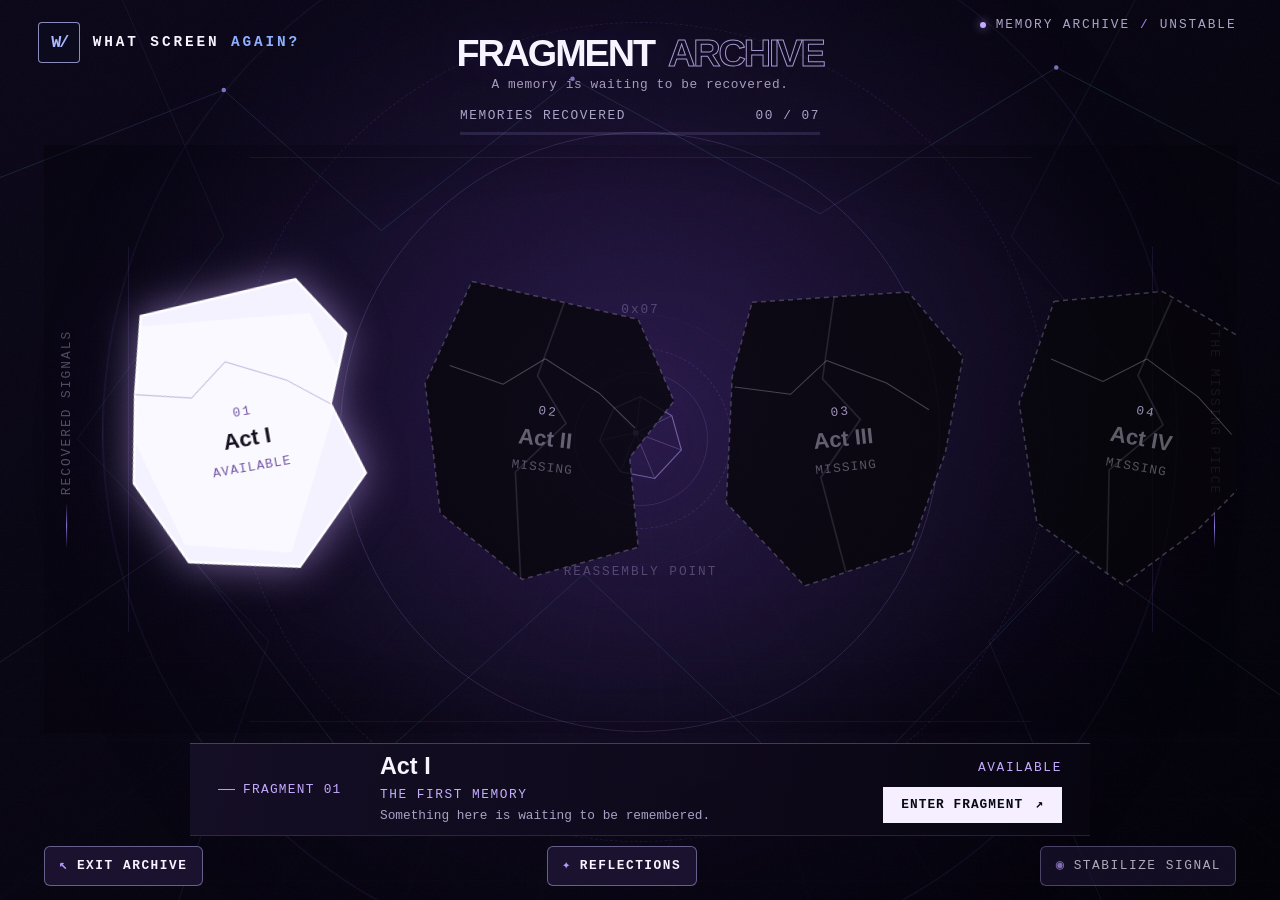
<file: chapters/chapter-6.html>
<!DOCTYPE html>
<html lang="en">

<head>
    <meta charset="UTF-8">
    <meta name="viewport" content="width=device-width, initial-scale=1.0">
    <meta name="theme-color" content="#0b0812">
    <meta name="description"
        content="Act VI: The Face Beneath Filter — What Screen Again?, an interactive visual novel.">

    <title>Act VI: The Face Beneath Filter | What Screen Again?</title>

    <link rel="stylesheet" href="../css/chapter.css">
    <link rel="stylesheet" href="../css/scene-art.css">

    <script src="../js/progress.js" defer></script>
    <script src="../js/chapter-opening.js" defer></script>
    <script src="../js/chapterdialogues/helpers.js" defer></script>
    <script src="../js/chapterdialogues/chapter-6.js" defer></script>
    <script src="../js/endings.js" defer></script>
    <script src="../js/story-engine.js" defer></script>
</head>

<body class="chapter-page" data-chapter="6">
    <main class="game">
        <section class="chapter-intro" id="chapterIntro">
            <div class="intro-hud" aria-hidden="true">
                <span class="hud-corner hud-tl"></span>
                <span class="hud-corner hud-tr"></span>
                <span class="hud-corner hud-bl"></span>
                <span class="hud-corner hud-br"></span>

                <span class="hud-label hud-label-tl"><i></i>REC</span>
                <span class="hud-label hud-label-tr">6:50 AM</span>
                <span class="hud-label hud-label-bl">DELIRIUM ACADEMY</span>
                <span class="hud-label hud-label-br">FRAME 06 / 07</span>
            </div>

            <div class="intro-stage">
                <div class="intro-notice intro-notice-a" aria-hidden="true"><span>◉</span>Your post is being shared
                </div>
                <div class="intro-notice intro-notice-b" aria-hidden="true"><span>✦</span>612 new comments</div>
                <div class="intro-notice intro-notice-c" aria-hidden="true"><span>✉</span>70 unread messages</div>

                <div class="intro-window">
                    <div class="window-bar" aria-hidden="true">
                        <span class="window-dots"><i></i><i></i><i></i></span>
                        <span class="window-title">MEMORY FRAGMENT 06</span>
                        <span class="window-status"><i></i>READY</span>
                    </div>

                    <div class="window-body">
                        <p class="eyebrow"><span class="eyebrow-line" aria-hidden="true"></span>ACT VI<span
                                class="eyebrow-line" aria-hidden="true"></span></p>

                        <h1>The Face Beneath <span class="title-glass">Filter</span></h1>

                        <div class="intro-rule" aria-hidden="true">
                            <span></span>
                            <span class="intro-rule-mark">✳</span>
                            <span></span>
                        </div>

                        <div class="intro-description">
                            <p class="intro-line-accent">The filter comes off. Someone is still there.</p>
                        </div>

                        <button class="primary-button" id="beginChapter" type="button"> BEGIN CHAPTER <span
                                aria-hidden="true">→</span></button>

                    </div>
                </div>
            </div>
        </section>

        <section class="visual-novel hidden" id="visualNovel" aria-label="Visual novel gameplay">
            <span class="progress-track" role="progressbar" aria-label="Chapter progress" aria-valuemin="0"
                aria-valuemax="100" aria-valuenow="0" id="dialogueProgress">
                <span class="progress-fill" id="progressFill"></span>
            </span>

            <div class="scene-heading">
                <span id="sceneName">KNOX'S BEDROOM</span>
                <span id="sceneTime">6:50 AM</span>
            </div>

            <div class="art-stage" id="artStage">
                <div class="art-placeholder" id="artPlaceholder">
                    <span class="placeholder-icon" aria-hidden="true">✳</span>
                    <p>YOUR DRAWING GOES HERE</p>
                    <small>Character sprites · Background art</small>
                </div>

                <div class="stage-overlay" aria-hidden="true"></div>

                <p class="stage-caption" id="stageCaption">LIKTOREN, AFTER DARK</p>
            </div>

            <div class="choices hidden" id="choices" aria-label="Choose your response"></div>

            <section class="dialogue-panel" id="dialoguePanel" data-state="ready">
                <div class="speaker-nameplate" id="speakerNameplate">
                    <span class="speaker-indicator" aria-hidden="true"></span>
                    <span class="speaker" id="speaker">NARRATION</span>
                </div>

                <p class="dialogue-text" id="dialogueText" aria-hidden="true"></p>
                <p class="sr-only" id="dialogueAnnounce" aria-live="polite"></p>

                <span class="click-hint" id="clickHint" aria-hidden="true">▼</span>

                <div class="quick-menu" id="dialogueNavigation" aria-label="Quick menu">
                    <button class="quick-button" id="previousLine" type="button"
                        title="Previous line (Left arrow)">BACK</button>
                    <button class="quick-button" id="autoToggle" type="button" aria-pressed="false"
                        title="Advance automatically">AUTO</button>
                    <a class="quick-button" href="../chapters.html"
                        title="Back to the fragment archive. Your place is saved.">ARCHIVE</a>

                    <span class="quick-menu-spacer"></span>
                    <span class="keyboard-hint">SPACE · ENTER · ARROW KEYS</span>
                    <span id="sceneCounter">1 / 1</span>
                </div>
            </section>
        </section>

        <section class="chapter-complete hidden" id="chapterComplete" aria-labelledby="chapterCompleteTitle">
            <div class="completion-mark" aria-hidden="true">✦</div>

            <p class="eyebrow">END OF CHAPTER VI</p>

            <h1 id="chapterCompleteTitle">The filter comes off.</h1>

            <p class="subtitle">What is left on the other side of the glass is smaller than he feared, and harder to
                look away from.</p>

            <a class="primary-button button-link" href="../chapters.html"> RETURN TO CHAPTERS <span
                    aria-hidden="true">→</span></a>
        </section>

    </main>
</body>

</html>
</file>
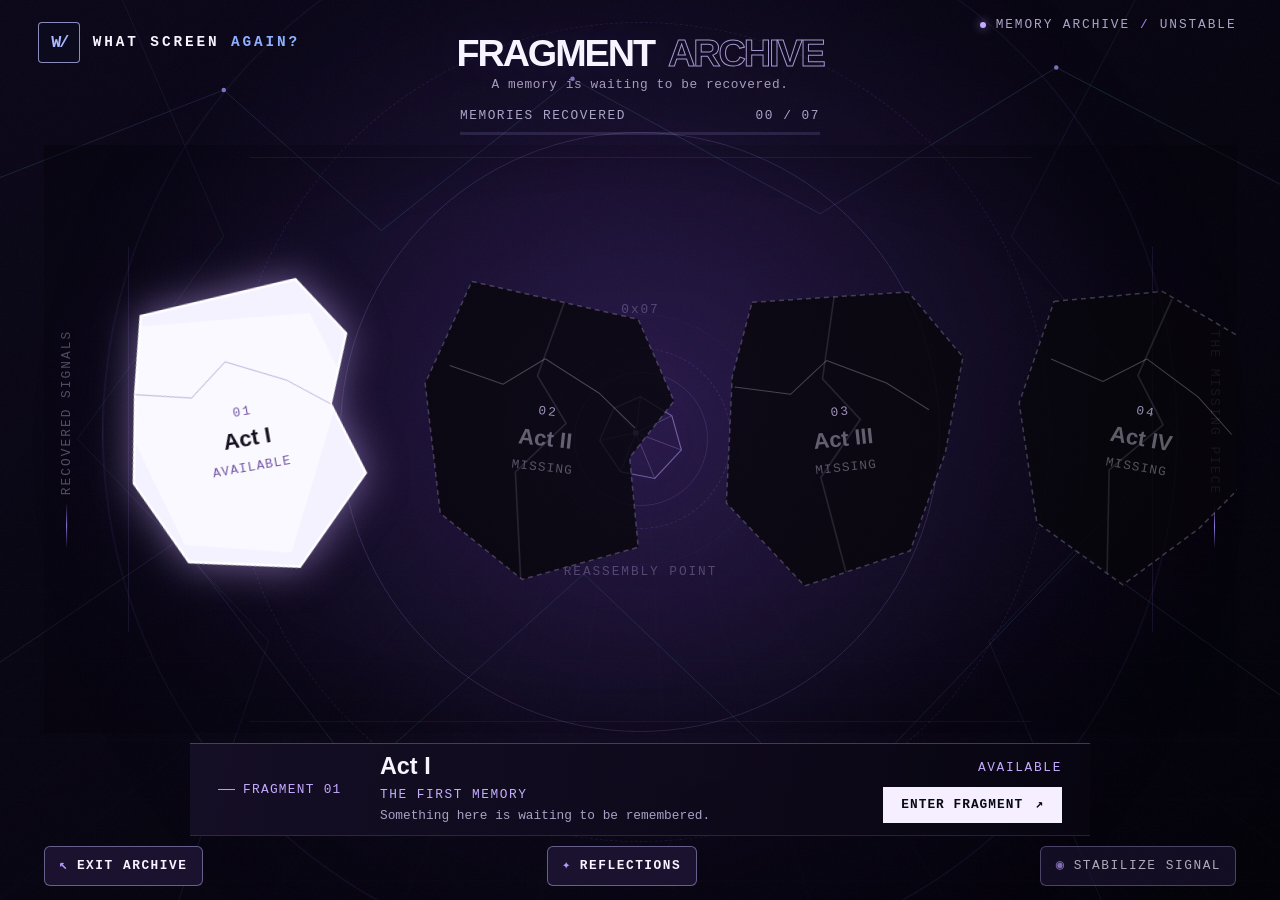
<file: chapters/chapter-7.html>
<!DOCTYPE html>
<html lang="en">

<head>
    <meta charset="UTF-8">
    <meta name="viewport" content="width=device-width, initial-scale=1.0">
    <meta name="theme-color" content="#0b0812">
    <meta name="description"
        content="Act VII: Who Remains When We Log Out? — What Screen Again?, an interactive visual novel.">

    <title>Act VII: Who Remains When We Log Out? | What Screen Again?</title>

    <link rel="stylesheet" href="../css/chapter.css">
    <link rel="stylesheet" href="../css/scene-art.css">

    <script src="../js/progress.js" defer></script>
    <script src="../js/chapter-opening.js" defer></script>
    <script src="../js/chapterdialogues/helpers.js" defer></script>
    <script src="../js/chapterdialogues/chapter-7.js" defer></script>
    <script src="../js/endings.js" defer></script>
    <script src="../js/story-engine.js" defer></script>
</head>

<body class="chapter-page" data-chapter="7">
    <main class="game">
        <section class="chapter-intro" id="chapterIntro">
            <div class="intro-hud" aria-hidden="true">
                <span class="hud-corner hud-tl"></span>
                <span class="hud-corner hud-tr"></span>
                <span class="hud-corner hud-bl"></span>
                <span class="hud-corner hud-br"></span>

                <span class="hud-label hud-label-tl"><i></i>REC</span>
                <span class="hud-label hud-label-tr">5:48 AM</span>
                <span class="hud-label hud-label-bl">THE LIKTOREN OVERPASS</span>
                <span class="hud-label hud-label-br">FRAME 07 / 07</span>
            </div>

            <div class="intro-stage">
                <div class="intro-notice intro-notice-a" aria-hidden="true"><span>◉</span>You are logged out</div>
                <div class="intro-notice intro-notice-b" aria-hidden="true"><span>✦</span>Last active: two days ago
                </div>
                <div class="intro-notice intro-notice-c" aria-hidden="true"><span>♡</span>0 new notifications</div>

                <div class="intro-window">
                    <div class="window-bar" aria-hidden="true">
                        <span class="window-dots"><i></i><i></i><i></i></span>
                        <span class="window-title">MEMORY FRAGMENT 07</span>
                        <span class="window-status"><i></i>READY</span>
                    </div>

                    <div class="window-body">
                        <p class="eyebrow"><span class="eyebrow-line" aria-hidden="true"></span>ACT VII<span
                                class="eyebrow-line" aria-hidden="true"></span></p>

                        <h1>Who Remains When We <span class="title-glass">Log Out?</span></h1>

                        <div class="intro-rule" aria-hidden="true">
                            <span></span>
                            <span class="intro-rule-mark">✳</span>
                            <span></span>
                        </div>

                        <div class="intro-description">
                            <p class="intro-line-accent">When the screen goes dark, someone is left.</p>
                        </div>

                        <button class="primary-button" id="beginChapter" type="button"> BEGIN CHAPTER <span
                                aria-hidden="true">→</span></button>

                    </div>
                </div>
            </div>
        </section>

        <section class="visual-novel hidden" id="visualNovel" aria-label="Visual novel gameplay">
            <span class="progress-track" role="progressbar" aria-label="Chapter progress" aria-valuemin="0"
                aria-valuemax="100" aria-valuenow="0" id="dialogueProgress">
                <span class="progress-fill" id="progressFill"></span>
            </span>

            <div class="scene-heading">
                <span id="sceneName">KNOX'S BEDROOM</span>
                <span id="sceneTime">5:48 AM</span>
            </div>

            <div class="art-stage" id="artStage">
                <div class="art-placeholder" id="artPlaceholder">
                    <span class="placeholder-icon" aria-hidden="true">✳</span>
                    <p>YOUR DRAWING GOES HERE</p>
                    <small>Character sprites · Background art</small>
                </div>

                <div class="stage-overlay" aria-hidden="true"></div>

                <p class="stage-caption" id="stageCaption">LIKTOREN, AFTER DARK</p>
            </div>

            <div class="choices hidden" id="choices" aria-label="Choose your response"></div>

            <section class="dialogue-panel" id="dialoguePanel" data-state="ready">
                <div class="speaker-nameplate" id="speakerNameplate">
                    <span class="speaker-indicator" aria-hidden="true"></span>
                    <span class="speaker" id="speaker">NARRATION</span>
                </div>

                <p class="dialogue-text" id="dialogueText" aria-hidden="true"></p>
                <p class="sr-only" id="dialogueAnnounce" aria-live="polite"></p>

                <span class="click-hint" id="clickHint" aria-hidden="true">▼</span>

                <div class="quick-menu" id="dialogueNavigation" aria-label="Quick menu">
                    <button class="quick-button" id="previousLine" type="button"
                        title="Previous line (Left arrow)">BACK</button>
                    <button class="quick-button" id="autoToggle" type="button" aria-pressed="false"
                        title="Advance automatically">AUTO</button>
                    <a class="quick-button" href="../chapters.html"
                        title="Back to the fragment archive. Your place is saved.">ARCHIVE</a>

                    <span class="quick-menu-spacer"></span>
                    <span class="keyboard-hint">SPACE · ENTER · ARROW KEYS</span>
                    <span id="sceneCounter">1 / 1</span>
                </div>
            </section>
        </section>

        <section class="chapter-complete hidden" id="chapterComplete" aria-labelledby="chapterCompleteTitle">
            <div class="completion-mark" aria-hidden="true">✦</div>

            <p class="eyebrow">END OF CHAPTER VII</p>

            <h1 id="chapterCompleteTitle">The screen goes dark.</h1>

            <p class="subtitle">
                Every choice left something behind. What remains is who he decided to be.
            </p>

            <a class="primary-button button-link" href="../ending.html"> SEE YOUR REFLECTIONS <span
                    aria-hidden="true">→</span></a>
        </section>

    </main>
</body>

</html>
</file>
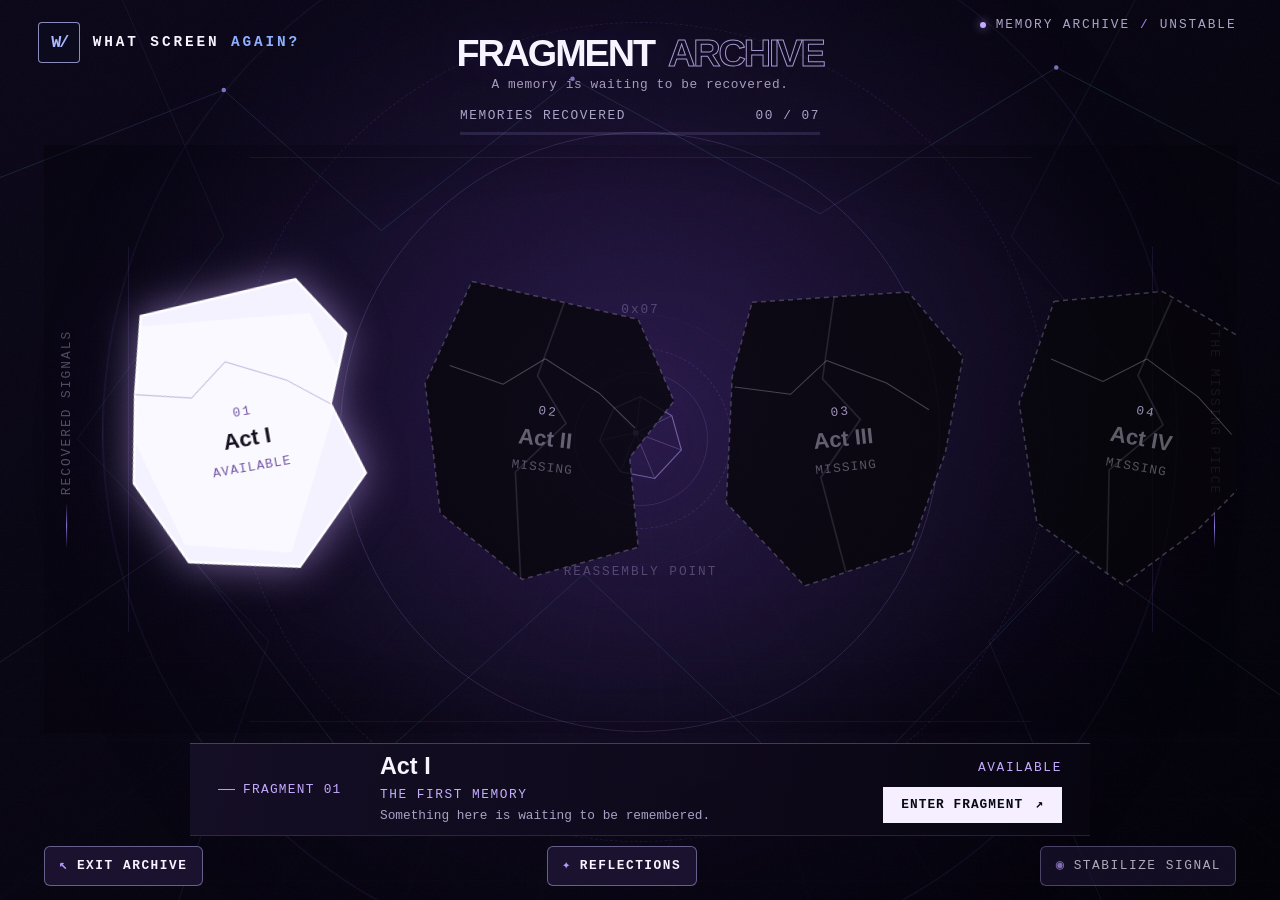
<file: chapters/chapter.html>
<!DOCTYPE html>
<html lang="en">

<head>
    <meta charset="UTF-8">
    <meta name="viewport" content="width=device-width, initial-scale=1.0">
    <meta name="theme-color" content="#0b0812">
    <meta name="description" id="pageDescription" content="What Screen Again? — an interactive visual novel.">

    <title>What Screen Again?</title>
    <link rel="icon" href="../art/favicon.svg" type="image/svg+xml">

    <link rel="stylesheet" href="../css/chapter.css">
    <link rel="stylesheet" href="../css/scene-art.css">
    <link rel="stylesheet" href="../css/brand.css">

    <script src="../js/acts.js" defer></script>
    <script src="../js/chapter-meta.js" defer></script>
    <script src="../js/progress.js" defer></script>
    <!-- chapter-page.js fills this page for ?act=N, then loads the dialogue and story engine in order. -->
    <script src="../js/chapter-page.js" defer></script>
</head>

<body class="chapter-page" data-chapter="1">
    <noscript><p style="padding:2rem;color:#f1edf5">This story needs JavaScript turned on.</p></noscript>
    <main class="game">
        <section class="chapter-intro" id="chapterIntro">
            <a class="wsa-logo intro-logo" href="../index.html" aria-label="What Screen Again? — title screen">
                <span class="wsa-logo-mark" aria-hidden="true">W/</span>
                <span class="wsa-logo-text">WHAT SCREEN <b>AGAIN?</b></span>
            </a>
            <div class="intro-hud" aria-hidden="true">
                <span class="hud-corner hud-tl"></span>
                <span class="hud-corner hud-tr"></span>
                <span class="hud-corner hud-bl"></span>
                <span class="hud-corner hud-br"></span>

                <span class="hud-label hud-label-tl"><i></i>REC</span>
                <span class="hud-label hud-label-tr" data-meta="time"></span>
                <span class="hud-label hud-label-bl" data-meta="place"></span>
                <span class="hud-label hud-label-br" data-meta="frame"></span>
            </div>

            <div class="intro-stage">
                <div class="intro-notice intro-notice-a" aria-hidden="true"><span data-notice-symbol="0"></span><bdi data-notice-text="0"></bdi></div>
                <div class="intro-notice intro-notice-b" aria-hidden="true"><span data-notice-symbol="1"></span><bdi data-notice-text="1"></bdi></div>
                <div class="intro-notice intro-notice-c" aria-hidden="true"><span data-notice-symbol="2"></span><bdi data-notice-text="2"></bdi></div>

                <div class="intro-window">
                    <div class="window-bar" aria-hidden="true">
                        <span class="window-dots"><i></i><i></i><i></i></span>
                        <span class="window-title" data-meta="fragment"></span>
                        <span class="window-status"><i></i>READY</span>
                    </div>

                    <div class="window-body">
                        <p class="eyebrow"><span class="eyebrow-line" aria-hidden="true"></span><bdi data-meta="actLabel"></bdi><span class="eyebrow-line" aria-hidden="true"></span></p>

                        <h1><bdi data-meta="titleHead"></bdi> <span class="title-glass" data-meta="titleGlass"></span><bdi data-meta="titleTail"></bdi></h1>

                        <div class="intro-rule" aria-hidden="true">
                            <span></span>
                            <span class="intro-rule-mark">✳</span>
                            <span></span>
                        </div>

                        <div class="intro-description">
                            <p class="intro-line-accent" data-meta="tagline"></p>
                        </div>

                        <button class="primary-button" id="beginChapter" type="button"> <bdi id="beginLabel">BEGIN CHAPTER</bdi> <span
                                aria-hidden="true">→</span></button>

                    </div>
                </div>
            </div>
        </section>

        <section class="visual-novel hidden" id="visualNovel" aria-label="Visual novel gameplay">
            <span class="progress-track" role="progressbar" aria-label="Chapter progress" aria-valuemin="0"
                aria-valuemax="100" aria-valuenow="0" id="dialogueProgress">
                <span class="progress-fill" id="progressFill"></span>
            </span>

            <div class="scene-heading">
                <span id="sceneName"></span>
                <span id="sceneTime"></span>
            </div>

            <div class="art-stage" id="artStage">
                <div class="art-placeholder" id="artPlaceholder" hidden></div>

                <div class="stage-overlay" aria-hidden="true"></div>

                <p class="stage-caption" id="stageCaption"></p>
            </div>

            <div class="choices hidden" id="choices" aria-label="Choose your response"></div>

            <section class="dialogue-panel" id="dialoguePanel" data-state="ready">
                <div class="speaker-nameplate" id="speakerNameplate">
                    <span class="speaker-indicator" aria-hidden="true"></span>
                    <span class="speaker" id="speaker">NARRATION</span>
                </div>

                <p class="dialogue-text" id="dialogueText" aria-hidden="true"></p>
                <p class="sr-only" id="dialogueAnnounce" aria-live="polite"></p>

                <span class="click-hint" id="clickHint" aria-hidden="true">▼</span>

                <div class="quick-menu" id="dialogueNavigation" aria-label="Quick menu">
                    <button class="quick-button" id="previousLine" type="button"
                        title="Previous line (Left arrow)">BACK</button>
                    <button class="quick-button" id="autoToggle" type="button" aria-pressed="false"
                        title="Advance automatically">AUTO</button>
                    <a class="quick-button" href="../chapters.html"
                        title="Back to the fragment archive. Your place is saved.">ARCHIVE</a>

                    <span class="quick-menu-spacer"></span>

                    <span class="keyboard-hint">SPACE · ENTER · ARROW KEYS</span>
                    <span id="sceneCounter">1 / 1</span>
                </div>
            </section>
        </section>

        <section class="chapter-complete hidden" id="chapterComplete" aria-labelledby="chapterCompleteTitle">
            <div class="completion-mark" aria-hidden="true">✦</div>

            <p class="eyebrow"><bdi data-meta="endLabelEyebrow"></bdi></p>

            <h1 id="chapterCompleteTitle" data-meta="endTitle"></h1>

            <p class="subtitle" data-meta="endText"></p>

            <a class="primary-button button-link" id="endLink" href="../chapters.html"> <bdi data-meta="endLabel"></bdi> <span
                    aria-hidden="true">→</span></a>
        </section>

    </main>
</body>

</html>
</file>
<file: css/index.css>
:root {
    color-scheme: dark;
    --color-void: #08070d;
    --color-night: #0c0a13;
    --color-panel: #13101c;
    --color-panel-soft: #191523;
    --color-panel-raised: #211b2d;
    --color-text: #f1edf5;
    --color-text-soft: #c2b9ce;
    --color-muted: #aaa1be;
    --color-violet: #b7a0ff;
    --color-violet-bright: #d0bfff;
    --color-violet-deep: #7960b9;
    --color-cyan: #8bd8df;
    --color-pink: #e7a4cb;
    --color-border: rgb(205 184 242 / 15%);
    --color-border-strong: rgb(205 184 242 / 30%);
    --color-success: #a9d7b8;
    --color-warning: #e7c58c;
    --color-danger: #e99aa7;
    --font-display: "Georgia", "Times New Roman", serif;
    --font-body: "Segoe UI", "Helvetica Neue", sans-serif;
    --font-interface: "Consolas", "Courier New", monospace;
    --text-xs: 0.8rem;
    --text-sm: 0.8rem;
    --text-base: 1rem;
    --text-lg: 1.15rem;
    --text-xl: 1.4rem;
    --page-width: 1440px;
    --content-width: 1080px;
    --reading-width: 760px;
    --space-1: 0.25rem;
    --space-2: 0.5rem;
    --space-3: 0.75rem;
    --space-4: 1rem;
    --space-5: 1.5rem;
    --space-6: 2rem;
    --space-7: 3rem;
    --space-8: 4rem;
    --radius-sm: 4px;
    --radius-md: 8px;
    --radius-lg: 14px;
    --radius-pill: 999px;
    --shadow-soft: 0 12px 40px rgb(0 0 0 / 22%);
    --shadow-deep: 0 24px 80px rgb(0 0 0 / 45%);
    --transition-fast: 160ms ease;
    --transition-normal: 280ms ease;
    --transition-slow: 500ms ease;
}

*,
*::before,
*::after {
    box-sizing: border-box;
}

html {
    min-height: 100%;
    scroll-behavior: smooth;
    background: var(--color-void);
    scrollbar-color: #514263 var(--color-night);
    scrollbar-width: thin;
}

body {
    min-width: 320px;
    min-height: 100vh;
    margin: 0;
    background: var(--color-void);
    color: var(--color-text);
    font-family: var(--font-body);
    font-size: var(--text-base);
    line-height: 1.65;
    -webkit-font-smoothing: antialiased;
    -moz-osx-font-smoothing: grayscale;
}

body,
button,
input,
textarea,
select {
    font-family: var(--font-body);
}

button,
input,
textarea,
select {
    color: inherit;
    font-size: inherit;
}

button,
a {
    -webkit-tap-highlight-color: transparent;
}

button {
    cursor: pointer;
}

button:disabled {
    cursor: not-allowed;
    opacity: 0.4;
}

a {
    color: inherit;
    text-decoration: none;
}

img,
picture,
video,
canvas,
svg {
    display: block;
    max-width: 100%;
}

img {
    height: auto;
}

h1,
h2,
h3,
h4,
p,
figure,
blockquote {
    margin: 0;
}

h1,
h2,
h3,
h4 {
    font-weight: 400;
    line-height: 1.15;
}

ul,
ol {
    margin: 0;
    padding: 0;
    list-style: none;
}

[hidden],
.hidden {
    display: none !important;
}

::selection {
    color: var(--color-void);
    background: var(--color-violet);
}

::-webkit-scrollbar {
    width: 8px;
    height: 8px;
}

::-webkit-scrollbar-track {
    background: var(--color-night);
}

::-webkit-scrollbar-thumb {
    border: 2px solid var(--color-night);
    border-radius: var(--radius-pill);
    background: #514263;
}

::-webkit-scrollbar-thumb:hover {
    background: #77638f;
}

:focus-visible {
    outline: 2px solid var(--color-cyan);
    outline-offset: 4px;
}

:focus:not(:focus-visible) {
    outline: none;
}

button:focus-visible,
a:focus-visible {
    border-radius: var(--radius-sm);
}

.skip-link {
    position: fixed;
    z-index: 9999;
    top: 1rem;
    left: 1rem;
    padding: 0.75rem 1rem;
    transform: translateY(-180%);
    border: 1px solid var(--color-border-strong);
    border-radius: var(--radius-md);
    background: var(--color-panel);
    color: var(--color-text);
}

.skip-link:focus {
    transform: translateY(0);
}

.display-font {
    font-family: var(--font-display);
}

.interface-font {
    font-family: var(--font-interface);
}

.eyebrow {
    color: var(--color-violet);
    font-family: var(--font-interface);
    font-size: var(--text-xs);
    font-weight: 600;
    letter-spacing: 0.24em;
    line-height: 1.6;
    text-transform: uppercase;
}

.muted-text {
    color: var(--color-muted);
}

.accent-text {
    color: var(--color-violet-bright);
}

.primary-button,
.secondary-button {
    display: inline-flex;
    min-height: 46px;
    align-items: center;
    justify-content: center;
    gap: 0.75rem;
    padding: 0.75rem 1.25rem;
    border: 1px solid transparent;
    border-radius: var(--radius-sm);
    font-family: var(--font-interface);
    font-size: var(--text-sm);
    font-weight: 600;
    letter-spacing: 0.1em;
    text-align: center;
    text-transform: uppercase;
    transition:
        color var(--transition-fast),
        background var(--transition-fast),
        border-color var(--transition-fast),
        transform var(--transition-fast),
        box-shadow var(--transition-fast);
}

.primary-button {
    border-color: var(--color-violet);
    background: var(--color-violet);
    color: var(--color-void);
}

.primary-button:hover:not(:disabled) {
    transform: translateY(-2px);
    border-color: var(--color-violet-bright);
    background: var(--color-violet-bright);
    box-shadow: 0 8px 28px rgb(183 160 255 / 20%);
}

.secondary-button {
    border-color: var(--color-border-strong);
    background: rgb(255 255 255 / 2%);
    color: var(--color-text);
}

.secondary-button:hover:not(:disabled) {
    border-color: var(--color-violet);
    background: rgb(183 160 255 / 8%);
    color: var(--color-violet-bright);
}

.button-link {
    text-decoration: none;
}

.panel {
    border: 1px solid var(--color-border);
    border-radius: var(--radius-md);
    background: var(--color-panel);
    box-shadow: var(--shadow-soft);
}

.divider {
    width: 100%;
    height: 1px;
    border: 0;
    background: linear-gradient(90deg, transparent, var(--color-border-strong), transparent);
}

.page-transition-overlay {
    position: fixed;
    z-index: 9998;
    inset: 0;
    pointer-events: none;
    background: var(--color-void);
    opacity: 0;
    transition: opacity var(--transition-normal);
}

.page-transition-overlay.is-active {
    pointer-events: auto;
    opacity: 1;
}

@media (max-width:768px) {
    :root {
        --space-7: 2.25rem;
        --space-8: 3rem;
    }

    body {
        font-size: 0.95rem;
    }
}

@media (max-width:480px) {
    :root {
        --text-xl: 1.2rem;
    }

    .primary-button,
    .secondary-button {
        min-height: 44px;
        padding: 0.7rem 1rem;
        font-size: 0.8rem;
    }
}

@media (prefers-reduced-motion:reduce) {

    *,
    *::before,
    *::after {
        scroll-behavior: auto !important;
        animation-duration: 0.01ms !important;
        animation-iteration-count: 1 !important;
        transition-duration: 0.01ms !important;
    }
}

:root {
    --title-bg: #070811;
    --title-panel: rgba(10, 13, 29, 0.76);
    --title-white: #f0efff;
    --title-muted: #a1a7c6;
    --title-violet: #a9a2ff;
    --title-blue: #8cbaff;
    --title-border: rgba(183, 190, 255, 0.19);
}

.title-page {
    min-height: 100vh;
    margin: 0;
    overflow-x: hidden;
    color: var(--title-white);
    background: var(--title-bg);
    font-family: var(--font-body, "Segoe UI", sans-serif);
}

.title-screen {
    position: relative;
    isolation: isolate;
    display: flex;
    flex-direction: column;
    min-height: 100svh;
    padding: clamp(22px, 3vw, 46px) clamp(22px, 5vw, 84px);
    overflow: hidden;
    background:
        radial-gradient(ellipse at 78% 40%, rgba(70, 70, 171, 0.2), transparent 42%),
        linear-gradient(112deg, #080a15 0%, #0b0e20 46%, #10152b 100%);
}

.title-backdrop {
    position: absolute;
    z-index: -3;
    inset: 0 0 0 35%;
    overflow: hidden;
    pointer-events: none;
    background:
        linear-gradient(180deg, rgba(9, 12, 31, 0.05) 0%, rgba(8, 10, 22, 0.05) 42%, #080a14 100%),
        radial-gradient(ellipse at 57% 44%, rgba(244, 135, 183, 0.42), transparent 17%),
        radial-gradient(ellipse at 76% 25%, rgba(93, 119, 232, 0.5), transparent 30%),
        linear-gradient(180deg, #141b3a 0%, #30365f 38%, #493552 60%, #111426 100%);
}

.title-backdrop::before {
    position: absolute;
    inset: 0;
    content: "";
    opacity: 0.75;
    background: repeating-linear-gradient(90deg, transparent 0 7%, rgba(4, 6, 17, 0.85) 7.2% 8%, transparent 8.2% 12%);
    clip-path: polygon(0 35%, 8% 35%, 8% 18%, 15% 18%, 15% 44%, 23% 44%, 23% 27%, 30% 27%, 30% 48%, 39% 48%, 39% 12%, 47% 12%, 47% 42%, 54% 42%, 54% 22%, 64% 22%, 64% 40%, 74% 40%, 74% 15%, 83% 15%, 83% 46%, 91% 46%, 91% 31%, 100% 31%, 100% 100%, 0 100%);
}

.title-backdrop::after {
    position: absolute;
    inset: 0;
    content: "";
    opacity: 0.5;
    background: repeating-linear-gradient(0deg, transparent 0 36px, rgba(179, 191, 255, 0.1) 37px, transparent 38px);
    mask-image: linear-gradient(180deg, transparent, #000 25%, #000 72%, transparent);
}

.title-vignette {
    position: absolute;
    z-index: -2;
    inset: 0;
    pointer-events: none;
    background:
        linear-gradient(90deg, #070811 0%, rgba(7, 8, 17, 0.97) 25%, rgba(7, 8, 17, 0.72) 43%, rgba(7, 8, 17, 0.12) 76%, rgba(7, 8, 17, 0.35) 100%),
        linear-gradient(0deg, #070811 0%, transparent 19%, transparent 82%, rgba(7, 8, 17, 0.5) 100%);
}

.title-grain {
    position: absolute;
    z-index: 5;
    inset: 0;
    pointer-events: none;
    opacity: 0.11;
    background-image: url("../art/grain.png");
    background-size: 128px 128px;
}

.title-header {
    position: relative;
    z-index: 6;
    display: flex;
    align-items: center;
    justify-content: space-between;
    gap: 24px;
    width: 100%;
    padding-bottom: 24px;
    border-bottom: 1px solid var(--title-border);
}

.title-brand {
    display: inline-flex;
    align-items: center;
    gap: 13px;
    color: var(--title-white);
    text-decoration: none;
}

.brand-mark {
    display: grid;
    width: 37px;
    height: 37px;
    place-items: center;
    border: 1px solid rgba(195, 195, 255, 0.6);
    color: var(--title-blue);
    font-family: var(--font-interface, monospace);
    font-size: 14px;
    letter-spacing: -3px;
    transition:
        color 220ms ease,
        background 220ms ease,
        transform 220ms ease;
}

.title-brand:hover .brand-mark {
    color: #080a14;
    background: var(--title-blue);
    transform: rotate(-5deg);
}

.brand-name,
.title-header-note {
    font-family: var(--font-interface, monospace);
    font-size: 0.8rem;
    font-weight: 500;
    letter-spacing: 0.25em;
}

.title-header-note {
    color: var(--title-muted);
    text-align: right;
}

.title-content {
    position: relative;
    z-index: 2;
    display: flex;
    flex-direction: column;
    align-items: flex-start;
    width: min(100%, 510px);
    margin-top: clamp(48px, 8vh, 100px);
    margin-bottom: 55px;
    animation: title-arrive 850ms ease both;
}

.title-eyebrow {
    margin: 0 0 21px;
    color: var(--title-blue);
    font-family: var(--font-interface, monospace);
    font-size: 0.8rem;
    letter-spacing: 0.28em;
    line-height: 1.8;
}

.game-title {
    max-width: 100%;
    margin: 0;
    color: #f5f3ff;
    font-family: var(--font-display, Georgia, serif);
    font-size: clamp(54px, 6.5vw, 88px);
    font-weight: 400;
    letter-spacing: -0.065em;
    line-height: 0.91;
    text-wrap: balance;
    text-shadow: 0 0 45px rgba(156, 164, 255, 0.1);
}

.game-title span {
    display: block;
    padding: 0.06em 0 0.12em;
    color: var(--title-blue);
    font-style: italic;
    font-weight: 400;
}

.title-subtitle {
    margin: 24px 0 0;
    color: #c0c3da;
    font-size: 13px;
    font-weight: 400;
    letter-spacing: 0.11em;
    line-height: 1.9;
}

.title-divider {
    display: flex;
    align-items: center;
    gap: 18px;
    width: min(100%, 340px);
    margin: 27px 0 28px;
    color: var(--title-blue);
}

.title-divider>span:not(.divider-symbol) {
    height: 1px;
    flex: 1;
    background: linear-gradient(90deg, rgba(170, 182, 255, 0.65), rgba(170, 182, 255, 0.08));
}

.divider-symbol {
    font-size: 16px;
    animation: symbol-glow 4s ease-in-out infinite;
}

.title-menu {
    display: flex;
    flex-direction: column;
    gap: 10px;
    width: min(100%, 340px);
}

.menu-button {
    position: relative;
    display: flex;
    align-items: center;
    justify-content: space-between;
    gap: 20px;
    width: 100%;
    min-height: 53px;
    padding: 0 20px;
    overflow: hidden;
    border: 1px solid rgba(164, 174, 227, 0.16);
    border-radius: 5px;
    background: rgba(8, 11, 25, 0.38);
    color: #a9afce;
    font-family: var(--font-interface, monospace);
    font-size: 0.8rem;
    font-weight: 500;
    letter-spacing: 0.23em;
    text-align: left;
    text-decoration: none;
    cursor: pointer;
    transition:
        color 220ms ease,
        background 220ms ease,
        border-color 220ms ease,
        transform 220ms ease,
        box-shadow 220ms ease;
}

.menu-button::before {
    position: absolute;
    inset: 0;
    content: "";
    opacity: 0;
    transform: translateX(-15%);
    background: linear-gradient(100deg, rgba(121, 144, 255, 0.15), transparent 75%);
    transition: opacity 220ms ease, transform 300ms ease;
    pointer-events: none;
}

.menu-button:hover:not(:disabled) {
    border-color: rgba(158, 188, 255, 0.6);
    background: rgba(23, 29, 59, 0.7);
    color: #fff;
    transform: translateX(4px);
}

.menu-button:hover:not(:disabled)::before {
    opacity: 1;
    transform: translateX(0);
}

.menu-button:focus-visible {
    outline: 2px solid var(--title-blue);
    outline-offset: 4px;
}

.menu-button:disabled {
    opacity: 0.38;
    cursor: not-allowed;
}

.menu-button-primary {
    min-height: 59px;
    border-color: rgba(180, 194, 255, 0.85);
    background: linear-gradient(110deg, rgba(51, 67, 128, 0.6), rgba(19, 27, 55, 0.82));
    box-shadow: inset 0 0 25px rgba(123, 145, 255, 0.06), 0 0 28px rgba(89, 108, 228, 0.08);
    color: #f7f7ff;
}

.menu-button-primary:hover:not(:disabled) {
    border-color: #e0e5ff;
    background: linear-gradient(110deg, rgba(73, 91, 166, 0.8), rgba(24, 34, 68, 0.92));
    box-shadow: 0 0 35px rgba(102, 131, 255, 0.17);
}

.menu-button-label,
.menu-button-arrow {
    position: relative;
    z-index: 1;
}

.menu-button-arrow {
    color: var(--title-blue);
    font-size: 17px;
    letter-spacing: 0;
    transition: transform 220ms ease;
}

.menu-button:hover:not(:disabled) .menu-button-arrow {
    transform: translateX(4px);
}

.continue-hint {
    min-height: 13px;
    margin: 15px 0 0;
    color: #767e9e;
    font-family: var(--font-interface, monospace);
    font-size: 0.8rem;
    letter-spacing: 0.13em;
    line-height: 1.7;
}

.title-quote {
    max-width: 380px;
    margin: 39px 0 0;
    padding: 0;
    color: #b4b9df;
    font-family: var(--font-display, Georgia, serif);
    font-size: 16px;
    font-style: italic;
    font-weight: 400;
    letter-spacing: 0.035em;
    line-height: 1.7;
}

.title-footer {
    position: relative;
    z-index: 6;
    display: grid;
    grid-template-columns: auto 1fr auto;
    align-items: center;
    gap: 25px;
    width: 100%;
    margin-top: auto;
    padding-top: 22px;
    border-top: 1px solid var(--title-border);
    color: #9299b8;
    font-family: var(--font-interface, monospace);
    font-size: 0.8rem;
    letter-spacing: 0.2em;
}

.footer-center {
    overflow: hidden;
    color: #6f7695;
    text-align: center;
    text-overflow: ellipsis;
    white-space: nowrap;
}

.footer-version {
    text-align: right;
    white-space: nowrap;
}

@keyframes title-arrive {
    from {
        opacity: 0;
        transform: translateY(15px);
    }

    to {
        opacity: 1;
        transform: translateY(0);
    }
}

@keyframes symbol-glow {

    0%,
    100% {
        opacity: 0.65;
        text-shadow: 0 0 0 transparent;
    }

    50% {
        opacity: 1;
        text-shadow: 0 0 14px rgba(140, 186, 255, 0.75);
    }
}

@media (max-width:900px) {
    .title-screen {
        padding-right: 5vw;
        padding-left: 5vw;
    }

    .title-backdrop {
        left: 25%;
        opacity: 0.8;
    }

    .title-vignette {
        background:
            linear-gradient(90deg, #070811 0%, rgba(7, 8, 17, 0.91) 36%, rgba(7, 8, 17, 0.5) 75%, rgba(7, 8, 17, 0.35) 100%),
            linear-gradient(0deg, #070811 0%, transparent 25%, rgba(7, 8, 17, 0.3) 100%);
    }

    .title-content {
        margin-top: 65px;
    }

    .game-title {
        font-size: clamp(58px, 9vw, 80px);
    }
}

@media (max-width:600px) {
    .title-screen {
        min-height: 100svh;
        padding: 21px 23px 18px;
    }

    .title-header {
        gap: 12px;
        padding-bottom: 18px;
    }

    .brand-mark {
        width: 31px;
        height: 31px;
        font-size: 0.8rem;
    }

    .brand-name {
        font-size: 0.8rem;
        letter-spacing: 0.14em;
    }

    .title-header-note {
        max-width: 100px;
        font-size: 0.8rem;
        line-height: 1.7;
        letter-spacing: 0.12em;
    }

    .title-backdrop {
        inset: 0;
        opacity: 0.45;
        background-position: center;
    }

    .title-vignette {
        background:
            linear-gradient(90deg, rgba(7, 8, 17, 0.88), rgba(7, 8, 17, 0.55)),
            linear-gradient(0deg, #070811 0%, rgba(7, 8, 17, 0.25) 60%, rgba(7, 8, 17, 0.6) 100%);
    }

    .title-content {
        width: 100%;
        margin-top: clamp(48px, 9vh, 76px);
        margin-bottom: 42px;
    }

    .title-eyebrow {
        margin-bottom: 19px;
        font-size: 0.8rem;
        letter-spacing: 0.19em;
    }

    .game-title {
        font-size: clamp(51px, 12vw, 70px);
        letter-spacing: -0.06em;
    }

    .title-subtitle {
        margin-top: 21px;
        font-size: 0.8rem;
        letter-spacing: 0.065em;
    }

    .title-divider {
        margin: 25px 0;
    }

    .title-menu {
        width: 100%;
    }

    .menu-button {
        min-height: 51px;
        padding-right: 16px;
        padding-left: 16px;
        font-size: 0.8rem;
        letter-spacing: 0.18em;
    }

    .menu-button-primary {
        min-height: 56px;
    }

    .title-quote {
        margin-top: 32px;
        font-size: 14px;
    }

    .title-footer {
        grid-template-columns: 1fr auto;
        gap: 12px;
        font-size: 0.8rem;
        letter-spacing: 0.12em;
    }

    .footer-center {
        display: none;
    }
}

@media (max-height:760px) and (min-width:601px) {
    .title-content {
        margin-top: 35px;
        margin-bottom: 30px;
    }

    .game-title {
        font-size: clamp(54px, 6vw, 72px);
    }

    .title-divider {
        margin-top: 18px;
        margin-bottom: 18px;
    }

    .title-quote {
        margin-top: 24px;
    }
}

@media (prefers-reduced-motion:reduce) {

    *,
    *::before,
    *::after {
        animation-duration: 0.01ms !important;
        animation-iteration-count: 1 !important;
        scroll-behavior: auto !important;
        transition-duration: 0.01ms !important;
    }
}

html:has(body.title-page) {
    width: 100%;
    height: 100%;
    overflow: hidden;
}

body.title-page {
    width: 100%;
    height: 100vh;
    height: 100dvh;
    min-height: 0;
    overflow: hidden;
}

.title-screen {
    box-sizing: border-box;
    width: 100%;
    height: 100vh;
    height: 100dvh;
    min-height: 0;
    padding: clamp(14px, 2.5vh, 28px) clamp(20px, 5vw, 76px);
    overflow: hidden;
}

.title-header {
    flex: 0 0 auto;
    padding-bottom: clamp(12px, 2vh, 22px);
}

.title-footer {
    flex: 0 0 auto;
    padding-top: clamp(12px, 2vh, 20px);
}

.title-content {
    flex: 1 1 auto;
    min-height: 0;
    width: min(100%, 510px);
    margin-top: clamp(18px, 4.5vh, 58px);
    margin-bottom: clamp(12px, 2.5vh, 28px);
}

.title-eyebrow {
    margin-bottom: clamp(10px, 2vh, 21px);
}

.game-title {
    font-size: clamp(44px, min(6.5vw, 10vh), 82px);
    line-height: 0.9;
}

.title-subtitle {
    margin-top: clamp(12px, 2.5vh, 24px);
    line-height: 1.65;
}

.title-divider {
    margin-top: clamp(12px, 2.5vh, 27px);
    margin-bottom: clamp(12px, 2.5vh, 26px);
}

.title-menu {
    gap: clamp(6px, 1.2vh, 10px);
}

.menu-button {
    min-height: clamp(42px, 6.5vh, 53px);
}

.menu-button-primary {
    min-height: clamp(46px, 7vh, 59px);
}

.continue-hint {
    margin-top: clamp(6px, 1.5vh, 15px);
}

.title-quote {
    margin-top: clamp(12px, 3vh, 34px);
    font-size: clamp(0.8rem, 1.6vh, 16px);
    line-height: 1.55;
}

@media (max-height:760px) {
    .title-content {
        margin-top: clamp(12px, 2.5vh, 24px);
        margin-bottom: clamp(8px, 1.5vh, 16px);
    }

    .game-title {
        font-size: clamp(42px, min(5.5vw, 8.5vh), 68px);
    }

    .title-subtitle {
        margin-top: 12px;
    }

    .title-divider {
        margin-top: 12px;
        margin-bottom: 12px;
    }

    .title-quote {
        margin-top: 14px;
    }
}

@media (max-width:600px) {
    .title-screen {
        padding: 12px 20px;
    }

    .title-header {
        padding-bottom: 10px;
    }

    .title-content {
        margin-top: clamp(12px, 3vh, 24px);
        margin-bottom: 10px;
    }

    .title-eyebrow {
        margin-bottom: 10px;
        font-size: 0.8rem;
    }

    .game-title {
        font-size: clamp(40px, 10vw, 60px);
        line-height: 0.88;
    }

    .title-subtitle {
        margin-top: 12px;
        font-size: 0.8rem;
        line-height: 1.5;
    }

    .title-divider {
        margin: 12px 0;
    }

    .title-menu {
        gap: 6px;
    }

    .menu-button,
    .menu-button-primary {
        min-height: 42px;
        padding: 0 13px;
        font-size: 0.8rem;
    }

    .continue-hint {
        min-height: 0;
        margin-top: 6px;
        font-size: 0.8rem;
    }

    .title-quote {
        margin-top: 12px;
        font-size: 0.8rem;
        line-height: 1.4;
    }

    .title-footer {
        padding-top: 10px;
    }
}

@media (max-height:580px) {
    .title-content {
        margin-top: 8px;
        margin-bottom: 8px;
    }

    .title-quote {
        display: none;
    }

    .title-eyebrow {
        margin-bottom: 8px;
    }

    .title-subtitle {
        margin-top: 8px;
    }

    .title-divider {
        margin: 8px 0;
    }

    .title-menu {
        gap: 5px;
    }

    .menu-button,
    .menu-button-primary {
        min-height: 36px;
    }

    .continue-hint {
        margin-top: 4px;
    }
}

.title-art {
    position: absolute;
    z-index: -2;
    top: 7%;
    right: 0;
    bottom: 5%;
    width: 64%;
    overflow: hidden;
    pointer-events: none;
    opacity: 0.92;
    -webkit-mask-image: linear-gradient(90deg, transparent 0%, rgba(0, 0, 0, 0.3) 12%, #000 34%, #000 100%);
    mask-image: linear-gradient(90deg, transparent 0%, rgba(0, 0, 0, 0.3) 12%, #000 34%, #000 100%);
}

.title-art img {
    display: block;
    width: 100%;
    height: 100%;
    object-fit: cover;
}

@keyframes title-art-drift {
    from {
        transform: scale(1);
    }

    to {
        transform: scale(1.045);
    }
}

@media (max-width:600px) {
    .title-art {
        top: 15%;
        bottom: 12%;
        width: 100%;
        opacity: 0.35;
        mask-image: linear-gradient(180deg, transparent 0%, #000 25%, #000 70%, transparent 100%);
        -webkit-mask-image: linear-gradient(180deg, transparent 0%, #000 25%, #000 70%, transparent 100%);
    }
}

@media (prefers-reduced-motion:reduce) {
    .title-art img {
        animation: none;
    }
}

.start-choice {
    width: min(92vw, 400px);
    padding: 28px;
    border: 1px solid var(--title-border);
    border-radius: 8px;
    background: #0b0e20;
    color: var(--title-white);
    font-family: var(--font-interface, monospace);
}

.start-choice::backdrop {
    background: rgba(4, 5, 12, 0.72);
    backdrop-filter: blur(4px);
}

.start-choice h2 {
    margin: 0 0 10px;
    color: var(--title-blue);
    font-size: 0.8rem;
    font-weight: 500;
    letter-spacing: 0.22em;
}

.start-choice p {
    margin: 0 0 20px;
    color: #b4b9df;
    font-size: 0.8rem;
    line-height: 1.7;
}

.start-choice-actions {
    display: flex;
    flex-direction: column;
    gap: 10px;
}

.title-page {
    min-height: 100vh;
}

.title-screen {
    width: 100%;
    max-width: none;
    margin-inline: auto;
}

.title-header,
.title-footer {
    width: 100%;
    max-width: var(--page-width);
    margin-inline: auto;
}

.title-header {
    position: relative;
    z-index: 20;
    display: flex;
    min-height: 38px;
    flex: 0 0 auto;
    align-items: center;
    justify-content: space-between;
    gap: 1.5rem;
}

.title-brand {
    flex: 0 0 auto;
    display: inline-flex;
    align-items: baseline;
    color: var(--color-text);
    font-family: var(--font-display);
    font-weight: 700;
    line-height: 1;
    text-decoration: none;
    transition:
        color var(--transition-fast),
        opacity var(--transition-fast);
}

.title-brand:hover {
    color: var(--color-violet-bright);
}

.title-brand span {
    color: var(--color-violet);
}

.title-header-note {
    margin: 0;
    color: var(--color-muted);
    font-family: var(--font-interface);
    font-size: var(--text-xs);
    font-weight: 400;
    letter-spacing: 0.2em;
    line-height: 1.5;
    text-align: right;
    text-transform: uppercase;
}

.title-header::after {
    position: absolute;
    right: 0;
    bottom: -1rem;
    left: 0;
    height: 1px;
    background: linear-gradient(90deg, var(--color-border-strong), var(--color-border) 40%, transparent 100%);
    content: "";
    opacity: 0.45;
    pointer-events: none;
}

.title-footer {
    position: relative;
    z-index: 20;
    display: grid;
    min-height: 42px;
    flex: 0 0 auto;
    grid-template-columns: minmax(0, 1fr) minmax(0, 1fr) minmax(0, 1fr);
    align-items: center;
    gap: 1rem;
    margin-top: auto;
    padding-top: 1rem;
    border-top: 1px solid var(--color-border);
    color: var(--color-muted);
    font-family: var(--font-interface);
    font-size: 0.8rem;
    font-weight: 400;
    letter-spacing: 0.13em;
    line-height: 1.6;
    text-transform: uppercase;
}

.title-footer>span {
    min-width: 0;
}

.footer-center {
    text-align: center;
}

.footer-version {
    text-align: right;
}

.title-footer::before {
    position: absolute;
    top: -1px;
    left: 0;
    width: 48px;
    height: 1px;
    background: var(--color-violet);
    content: "";
    opacity: 0.65;
}

.title-header a:focus-visible {
    outline: 2px solid var(--color-cyan);
    outline-offset: 5px;
    border-radius: 2px;
}

@media (max-width:900px) {
    .title-footer {
        grid-template-columns: minmax(0, 1fr) auto;
    }

    .title-footer .footer-center {
        display: none;
    }

    .title-footer .footer-version {
        text-align: right;
    }
}

@media (max-width:600px) {
    .title-header {
        min-height: 32px;
        gap: 0.75rem;
    }

    .title-brand {
        font-size: 1.55rem;
    }

    .title-header-note {
        max-width: 55%;
        font-size: 0.8rem;
        letter-spacing: 0.12em;
    }

    .title-header::after {
        bottom: -0.75rem;
    }

    .title-footer {
        min-height: 36px;
        grid-template-columns: minmax(0, 1fr) auto;
        gap: 0.6rem;
        padding-top: 0.8rem;
        font-size: 0.8rem;
        letter-spacing: 0.07em;
    }
}

@media (max-height:500px) and (min-width:601px) {
    .title-header {
        min-height: 28px;
    }

    .title-footer {
        min-height: 34px;
        padding-top: 0.65rem;
    }
}


.title-backdrop::before {
    animation: skyline-drift 24s ease-in-out infinite alternate;
    will-change: transform;
}

.title-backdrop::after {
    animation: distant-lights 8s ease-in-out infinite alternate;
}

.title-vignette {
    animation: vignette-breathe 9s ease-in-out infinite alternate;
}

.title-screen::before {
    position: absolute;
    z-index: -1;
    inset: -30% -20%;
    content: "";
    pointer-events: none;
    opacity: 0.45;
    background: linear-gradient(112deg, transparent 35%, rgba(116, 143, 255, 0.055) 45%, rgba(184, 135, 255, 0.12) 49%, transparent 59%);
    transform: translateX(-35%);
    animation: city-light-sweep 18s ease-in-out infinite;
}

.title-grain {
    animation: grain-flicker 0.22s steps(2) infinite;
}

.title-screen::after {
    position: absolute;
    z-index: 4;
    inset: 0;
    content: "";
    pointer-events: none;
    opacity: 0.1;
    background: repeating-linear-gradient(to bottom, transparent 0, transparent 3px, rgba(160, 180, 255, 0.12) 4px, transparent 5px);
    animation: scanline-drift 14s linear infinite;
}

.title-header {
    animation: header-arrive 1s cubic-bezier(.2, .75, .25, 1) both;
}

.title-content {
    animation: content-arrive 1.1s cubic-bezier(.16, 1, .3, 1) both;
}

.title-eyebrow {
    animation: element-arrive 0.8s 0.15s ease both;
}

.game-title {
    animation: title-arrive 1.2s 0.2s cubic-bezier(.16, 1, .3, 1) both;
    text-shadow: 0 0 40px rgba(156, 164, 255, 0.14), 0 0 90px rgba(106, 119, 255, 0.04);
}

.title-subtitle {
    animation: element-arrive 0.9s 0.45s ease both;
}

.title-divider {
    animation: element-arrive 0.9s 0.6s ease both;
}

.title-menu>:nth-child(1) {
    animation: menu-arrive 0.7s 0.62s cubic-bezier(.16, 1, .3, 1) both;
}

.title-menu>:nth-child(2) {
    animation: menu-arrive 0.7s 0.76s cubic-bezier(.16, 1, .3, 1) both;
}

.title-menu>:nth-child(3) {
    animation: menu-arrive 0.7s 0.9s cubic-bezier(.16, 1, .3, 1) both;
}

.continue-hint {
    animation: element-arrive 0.8s 1s ease both;
}

.title-quote {
    animation: quote-arrive 1.1s 1.05s ease both;
}

.title-footer {
    animation: footer-arrive 1s 0.7s ease both;
}

.game-title span {
    position: relative;
    display: block;
    width: fit-content;
    animation: second-line-float 6s ease-in-out infinite;
    transition: text-shadow 300ms ease;
}

.game-title:hover span {
    text-shadow: 2px 0 rgba(255, 105, 180, 0.45), -2px 0 rgba(104, 188, 255, 0.45);
}

@keyframes title-glow {

    0%,
    100% {
        text-shadow: 0 0 35px rgba(156, 164, 255, 0.08);
    }

    50% {
        text-shadow: 0 0 42px rgba(156, 164, 255, 0.2), 0 0 90px rgba(106, 119, 255, 0.08);
    }
}

@keyframes second-line-float {

    0%,
    100% {
        transform: translateY(0);
    }

    50% {
        transform: translateY(-3px);
    }
}

.menu-button {
    isolation: isolate;
    transition:
        color 250ms ease,
        background 250ms ease,
        border-color 250ms ease,
        transform 250ms cubic-bezier(.2, .8, .2, 1),
        box-shadow 250ms ease;
}

.menu-button::after {
    position: absolute;
    z-index: -1;
    top: -40%;
    bottom: -40%;
    left: -65%;
    width: 35%;
    content: "";
    pointer-events: none;
    opacity: 0;
    transform: skewX(-20deg);
    background: linear-gradient(90deg, transparent, rgba(218, 229, 255, 0.22), transparent);
}

.menu-button-primary::after {
    opacity: 0.7;
    animation: button-light-pass 6s 2s ease-in-out infinite;
}

.menu-button-primary:not(:disabled) {
    box-shadow: inset 0 0 25px rgba(123, 145, 255, 0.08), 0 0 21px rgba(89, 108, 228, 0.09);
}

.menu-button:hover:not(:disabled)::after,
.menu-button:focus-visible:not(:disabled)::after {
    opacity: 1;
    animation: button-light-pass 0.75s ease forwards;
}

.menu-button:active:not(:disabled) {
    transform: translateX(2px) scale(0.985);
}

.brand-mark {
    animation: brand-glow 6s ease-in-out infinite;
}

.title-brand:hover .brand-mark {
    animation: none;
}

.title-header-note {
    animation: letter-focus 8s ease-in-out infinite;
}

.divider-symbol {
    animation: symbol-glow 4s ease-in-out infinite, symbol-float 5s ease-in-out infinite;
}

.title-footer {
    position: relative;
}

.title-footer::before {
    position: absolute;
    top: -1px;
    left: 0;
    width: 18%;
    height: 1px;
    content: "";
    pointer-events: none;
    background: linear-gradient(90deg, transparent, var(--title-blue), transparent);
    animation: footer-light-pass 10s ease-in-out infinite;
}

@keyframes city-breathe {
    from {
        transform: scale(1);
    }

    to {
        transform: scale(1.045);
    }
}

@keyframes skyline-drift {
    from {
        transform: translateX(-0.6%) translateY(0);
    }

    to {
        transform: translateX(0.6%) translateY(-0.5%);
    }
}

@keyframes distant-lights {
    from {
        opacity: 0.28;
    }

    to {
        opacity: 0.65;
    }
}

@keyframes vignette-breathe {
    from {
        opacity: 0.9;
    }

    to {
        opacity: 1;
    }
}

@keyframes city-light-sweep {

    0%,
    15% {
        transform: translateX(-35%);
        opacity: 0;
    }

    35% {
        opacity: 1;
    }

    65% {
        opacity: 0.7;
    }

    85%,
    100% {
        transform: translateX(35%);
        opacity: 0;
    }
}

@keyframes grain-flicker {
    0% {
        opacity: 0.075;
    }

    50% {
        opacity: 0.13;
    }

    100% {
        opacity: 0.09;
    }
}

@keyframes scanline-drift {
    from {
        transform: translateY(-5px);
    }

    to {
        transform: translateY(5px);
    }
}

@keyframes header-arrive {
    from {
        opacity: 0;
        transform: translateY(-12px);
    }

    to {
        opacity: 1;
        transform: translateY(0);
    }
}

@keyframes content-arrive {
    from {
        opacity: 0;
        transform: translateY(15px);
    }

    to {
        opacity: 1;
        transform: translateY(0);
    }
}

@keyframes element-arrive {
    from {
        opacity: 0;
        transform: translateY(10px);
    }

    to {
        opacity: 1;
        transform: translateY(0);
    }
}

@keyframes menu-arrive {
    from {
        opacity: 0;
        transform: translateX(-12px);
    }

    to {
        opacity: 1;
        transform: translateX(0);
    }
}

@keyframes quote-arrive {
    from {
        opacity: 0;
        transform: translateY(8px);
        filter: blur(2px);
    }

    to {
        opacity: 1;
        transform: translateY(0);
        filter: blur(0);
    }
}

@keyframes footer-arrive {
    from {
        opacity: 0;
    }

    to {
        opacity: 1;
    }
}

@keyframes button-light-pass {
    0% {
        transform: translateX(0) skewX(-20deg);
        opacity: 0;
    }

    15% {
        opacity: 1;
    }

    100% {
        transform: translateX(557%) skewX(-20deg);
        opacity: 0;
    }
}

@keyframes primary-breathe {

    0%,
    100% {
        box-shadow: inset 0 0 25px rgba(123, 145, 255, 0.06), 0 0 15px rgba(89, 108, 228, 0.04);
    }

    50% {
        box-shadow: inset 0 0 25px rgba(123, 145, 255, 0.1), 0 0 27px rgba(89, 108, 228, 0.15);
    }
}

@keyframes brand-glow {

    0%,
    100% {
        box-shadow: 0 0 0 rgba(140, 186, 255, 0);
    }

    50% {
        box-shadow: 0 0 16px rgba(140, 186, 255, 0.12);
    }
}

@keyframes letter-focus {

    0%,
    100% {
        color: var(--title-muted);
    }

    50% {
        color: #d2d8ff;
    }
}

@keyframes symbol-float {

    0%,
    100% {
        transform: translateY(0) rotate(0);
    }

    50% {
        transform: translateY(-3px) rotate(12deg);
    }
}

@keyframes footer-light-pass {

    0%,
    10% {
        transform: translateX(0);
        opacity: 0;
    }

    25% {
        opacity: 0.8;
    }

    65% {
        opacity: 0.6;
    }

    90%,
    100% {
        transform: translateX(455%);
        opacity: 0;
    }
}

@media (max-width:600px) {
    .title-screen::after {
        opacity: 0.055;
    }

    .title-backdrop {
        animation-duration: 18s;
    }

    .title-content {
        animation-duration: 0.9s;
    }

    .title-screen::before {
        opacity: 0.25;
    }

    .title-footer::before {
        animation-duration: 12s;
    }
}

@media (prefers-reduced-motion:reduce) {

    .title-backdrop,
    .title-backdrop::before,
    .title-backdrop::after,
    .title-vignette,
    .title-grain,
    .title-screen::before,
    .title-screen::after,
    .title-header,
    .title-content,
    .title-eyebrow,
    .game-title,
    .game-title span,
    .title-subtitle,
    .title-divider,
    .title-menu>*,
    .continue-hint,
    .title-quote,
    .title-footer,
    .title-footer::before,
    .brand-mark,
    .title-header-note,
    .divider-symbol,
    .menu-button-primary::after {
        animation: none !important;
        transition: none !important;
    }

    .title-header,
    .title-content,
    .title-eyebrow,
    .game-title,
    .title-subtitle,
    .title-divider,
    .title-menu>*,
    .continue-hint,
    .title-quote,
    .title-footer {
        opacity: 1;
        filter: none;
        transform: none;
    }
}

.transition-overlay {
    position: fixed;
    inset: 0;
    z-index: 9999;
    display: grid;
    place-items: center;
    overflow: hidden;
    background: #050509;
    color: #e8e8f4;
    opacity: 0;
    visibility: hidden;
    pointer-events: none;
    isolation: isolate;
}

.transition-overlay.is-active {
    visibility: visible;
    pointer-events: auto;
}

.transition-overlay.is-visible {
    opacity: 1;
}

.transition-overlay.is-exiting {
    opacity: 1;
    visibility: visible;
    pointer-events: auto;
    animation: none;
}

.transition-scanlines {
    position: absolute;
    inset: 0;
    z-index: -1;
    pointer-events: none;
    background: repeating-linear-gradient(to bottom, transparent 0, transparent 3px, rgb(160 180 255 / 5%) 4px, transparent 5px);
    opacity: 0;
}

.transition-overlay.is-active .transition-scanlines {
    animation: transition-scanline-flicker 0.16s steps(2, end) infinite;
}

.transition-overlay::before,
.transition-overlay::after {
    position: absolute;
    inset: 0;
    content: "";
    pointer-events: none;
    opacity: 0;
}

.transition-overlay::before {
    background: rgb(60 115 255 / 9%);
    mix-blend-mode: screen;
}

.transition-overlay::after {
    background: rgb(255 40 95 / 6%);
    mix-blend-mode: screen;
}

.transition-overlay.is-glitching::before {
    animation: transition-signal-blue 0.45s steps(2, end) both;
}

.transition-overlay.is-glitching::after {
    animation: transition-signal-red 0.45s steps(2, end) both;
}

.transition-message {
    display: flex;
    flex-direction: column;
    align-items: center;
    gap: 18px;
    width: min(82vw, 440px);
    text-align: center;
    opacity: 0;
    transform: translateY(12px);
}

.transition-overlay.is-active .transition-message {
    animation: transition-message-in 0.7s ease 0.15s both;
}

.transition-message-mark {
    display: grid;
    place-items: center;
    width: 48px;
    height: 48px;
    border: 1px solid rgb(174 185 255 / 40%);
    color: #c4cbff;
    font-size: 1.1rem;
    letter-spacing: -0.08em;
    box-shadow: 0 0 22px rgb(104 122 255 / 12%), inset 0 0 16px rgb(104 122 255 / 8%);
}

.transition-message-text {
    color: #c5c7dc;
    font-family: var(--font-mono, monospace);
    font-size: clamp(0.8rem, 1.6vw, 0.8rem);
    font-weight: 600;
    letter-spacing: 0.28em;
    line-height: 1.8;
    overflow-wrap: anywhere;
}

.transition-message-line {
    display: block;
    width: 0;
    height: 1px;
    background: linear-gradient(90deg, transparent, #8997ff, #e0e4ff, #8997ff, transparent);
    box-shadow: 0 0 14px rgb(137 151 255 / 65%);
}

.transition-overlay.is-active .transition-message-line {
    animation: transition-line-expand 0.8s ease 0.35s forwards;
}

.transition-coordinate {
    position: absolute;
    right: clamp(18px, 4vw, 48px);
    bottom: clamp(18px, 4vh, 36px);
    left: clamp(18px, 4vw, 48px);
    display: flex;
    justify-content: space-between;
    gap: 16px;
    color: rgb(185 190 220 / 45%);
    font-family: var(--font-mono, monospace);
    font-size: 0.8rem;
    letter-spacing: 0.13em;
    text-transform: uppercase;
    opacity: 0;
}

.transition-overlay.is-active .transition-coordinate {
    animation: transition-coordinate-in 0.6s ease 0.5s forwards;
}

#transitionStatus {
    text-align: right;
}

.transition-flash {
    position: absolute;
    inset: 0;
    z-index: 2;
    background: #dfe5ff;
    opacity: 0;
    pointer-events: none;
}

.transition-overlay.is-flashing .transition-flash {
    animation: transition-flash 0.28s ease-out both;
}

.transition-overlay.is-glitching .transition-message-mark {
    animation: transition-mark-glitch 0.35s steps(2, end) both;
}

.transition-overlay.is-glitching .transition-message-text {
    animation: transition-text-glitch 0.35s steps(2, end) both;
}

@keyframes transition-message-in {
    from {
        opacity: 0;
        transform: translateY(12px);
        filter: blur(5px);
    }

    to {
        opacity: 1;
        transform: translateY(0);
        filter: blur(0);
    }
}

@keyframes transition-line-expand {
    from {
        width: 0;
    }

    to {
        width: min(100%, 240px);
    }
}

@keyframes transition-coordinate-in {
    from {
        opacity: 0;
        transform: translateY(5px);
    }

    to {
        opacity: 1;
        transform: translateY(0);
    }
}

@keyframes transition-scanline-flicker {
    0% {
        opacity: 0.25;
    }

    50% {
        opacity: 0.7;
    }

    100% {
        opacity: 0.4;
    }
}

@keyframes transition-signal-blue {
    0% {
        opacity: 0;
        transform: translateX(0);
    }

    20% {
        opacity: 0.7;
        transform: translateX(-7px);
    }

    45% {
        opacity: 0.15;
        transform: translateX(5px);
    }

    70% {
        opacity: 0.65;
        transform: translateX(-3px);
    }

    100% {
        opacity: 0;
        transform: translateX(0);
    }
}

@keyframes transition-signal-red {
    0% {
        opacity: 0;
        transform: translateX(0);
    }

    25% {
        opacity: 0.65;
        transform: translateX(6px);
    }

    50% {
        opacity: 0.1;
        transform: translateX(-5px);
    }

    75% {
        opacity: 0.55;
        transform: translateX(3px);
    }

    100% {
        opacity: 0;
        transform: translateX(0);
    }
}

@keyframes transition-mark-glitch {

    0%,
    100% {
        transform: translateX(0);
        opacity: 1;
    }

    20% {
        transform: translateX(-4px);
        opacity: 0.5;
    }

    40% {
        transform: translateX(3px);
        opacity: 1;
    }

    60% {
        transform: translateX(-2px);
        opacity: 0.7;
    }
}

@keyframes transition-text-glitch {

    0%,
    100% {
        transform: translateX(0);
        text-shadow: none;
    }

    25% {
        transform: translateX(3px);
        text-shadow: -3px 0 #ff416b, 3px 0 #647cff;
    }

    50% {
        transform: translateX(-2px);
        text-shadow: 2px 0 #ff416b, -2px 0 #647cff;
    }

    75% {
        transform: translateX(1px);
        text-shadow: -2px 0 #ff416b, 2px 0 #647cff;
    }
}

@keyframes transition-flash {
    0% {
        opacity: 0;
    }

    15% {
        opacity: 0.85;
    }

    100% {
        opacity: 0;
    }
}

@keyframes transition-blackout {
    0% {
        opacity: 0;
    }

    100% {
        opacity: 1;
    }
}

@media (prefers-reduced-motion:reduce) {

    .transition-overlay *,
    .transition-overlay::before,
    .transition-overlay::after {
        animation-duration: 0.01ms !important;
        animation-iteration-count: 1 !important;
        transition-duration: 0.01ms !important;
    }
}

@media (max-width:480px) {
    .transition-coordinate {
        font-size: 0.8rem;
        letter-spacing: 0.08em;
    }

    .transition-message {
        gap: 14px;
    }
}

/* ---------- Readability pass: header/footer in front of the art, noticeable buttons ---------- */

/* The art lives in a frame between header and footer, so both cut it off. */
.title-stage {
    position: relative;
    display: flex;
    min-height: 0;
    flex: 1 1 auto;
    flex-direction: column;
}

.title-art-frame {
    position: absolute;
    z-index: -2;
    inset: 0;
    overflow: hidden;
    pointer-events: none;
}

.title-art-frame .title-art {
    top: 0;
    bottom: 0;
}

.title-header,
.title-footer {
    z-index: 20;
}

.title-footer {
    color: #b8bfdc;
    font-size: 0.8rem;
}

.title-header-note {
    color: #c3c9e6;
    font-size: 0.8rem;
}

.continue-hint {
    color: #b8bfdc;
    font-size: 0.85rem;
}

.menu-button {
    min-height: clamp(48px, 7vh, 58px);
    border: 1px solid rgb(168 182 255 / 60%);
    background: rgb(24 32 72 / 82%);
    box-shadow: 0 6px 18px rgb(0 0 0 / 35%);
    color: #eef0ff;
    font-size: 0.95rem;
    font-weight: 700;
    letter-spacing: 0.16em;
}

.menu-button-arrow {
    color: #a9bbff;
    font-size: 1.15rem;
}

.menu-button:hover:not(:disabled),
.menu-button:focus-visible {
    border-color: #dbe3ff;
    background: rgb(56 70 140 / 92%);
    color: #fff;
    transform: translateX(4px);
}

.menu-button.menu-button-primary:not(:disabled) {
    border-color: #d3dcff;
    background: linear-gradient(135deg, #7790ff, #9674ff);
    box-shadow: 0 0 30px rgb(124 140 255 / 45%);
    color: #080a18;
}

.menu-button.menu-button-primary:not(:disabled) .menu-button-arrow {
    color: #080a18;
}

.menu-button.menu-button-primary:hover:not(:disabled),
.menu-button.menu-button-primary:focus-visible {
    background: linear-gradient(135deg, #90a5ff, #ac90ff);
    color: #04050f;
}

.title-header::after {
    display: none;
}

.title-art-frame {
    inset: 0 calc(-1 * clamp(20px, 5vw, 76px));
}

.menu-button {
    min-height: clamp(44px, 6.4vh, 56px);
}

.title-content {
    margin-top: clamp(14px, 3.5vh, 44px);
    margin-bottom: clamp(8px, 2vh, 20px);
}

@media (max-width: 520px) {
    .title-header-note {
        display: none;
    }
}
</file>
<file: css/brand.css>
/* One wordmark for the whole site: the "W/" mark plus WHAT SCREEN AGAIN?
   Markup (same everywhere):
   <a class="wsa-logo" href="index.html">
       <span class="wsa-logo-mark" aria-hidden="true">W/</span>
       <span class="wsa-logo-text">WHAT SCREEN <b>AGAIN?</b></span>
   </a>
   Use .wsa-logo--small for footers. */

.wsa-logo {
    display: inline-flex;
    align-items: center;
    gap: 0.8rem;
    color: #f1f3ff;
    font-family: Consolas, "Courier New", ui-monospace, monospace;
    text-decoration: none;
}

.wsa-logo-mark {
    display: grid;
    width: 2.6rem;
    height: 2.6rem;
    flex: 0 0 auto;
    place-items: center;
    border: 1px solid rgb(195 195 255 / 70%);
    border-radius: 4px;
    background: rgb(12 14 32 / 70%);
    color: #a9b8ff;
    font-size: 1.05rem;
    font-weight: 700;
    letter-spacing: -0.12em;
    transition: color 200ms ease, background 200ms ease, transform 200ms ease;
}

.wsa-logo-text {
    font-size: 0.9rem;
    font-weight: 700;
    letter-spacing: 0.2em;
    white-space: nowrap;
}

.wsa-logo-text b {
    color: #8fb0ff;
    font-weight: inherit;
}

a.wsa-logo:hover .wsa-logo-mark,
a.wsa-logo:focus-visible .wsa-logo-mark {
    background: #8fb0ff;
    color: #080a14;
    transform: rotate(-5deg);
}

a.wsa-logo:focus-visible {
    outline: 2px solid #8fb0ff;
    outline-offset: 4px;
}

.wsa-logo--small {
    gap: 0.55rem;
}

.wsa-logo--small .wsa-logo-mark {
    width: 1.8rem;
    height: 1.8rem;
    font-size: 0.8rem;
}

.wsa-logo--small .wsa-logo-text {
    font-size: 0.8rem;
}

@media (max-width: 520px) {
    .wsa-logo-text {
        font-size: 0.8rem;
        letter-spacing: 0.14em;
    }
}

/* On phones the corner logos show only the mark, so they never collide with other controls. */
@media (max-width: 600px) {
    .intro-logo .wsa-logo-text,
    .shelf-logo .wsa-logo-text {
        display: none;
    }
}
</file>
<file: css/title-note.css>
.title-note {
    position: absolute;
    z-index: 4;
    right: clamp(22px, 5vw, 84px);
    bottom: clamp(60px, 12vh, 110px);
    width: min(300px, 34vw);
    max-height: 36vh;
    display: flex;
    flex-direction: column;
    padding: 16px 18px;
    border: 1px solid rgba(183,190,255,.3);
    border-radius: 4px;
    background: rgba(10,13,29,.82);
    backdrop-filter: blur(6px);
    box-shadow: 0 14px 40px rgba(0,0,0,.45);
    transform: rotate(1.5deg);
    animation: note-in .7s ease both
}

.title-note[hidden] {
    display:none
}

.title-note::before {
    content: "";
    position: absolute;
    top: -9px;
    left: 50%;
    width: 54px;
    height: 16px;
    transform: translateX(-50%) rotate(-3deg);
    background: rgba(169, 162, 255, .35)
}

.title-note-label {
    margin: 0 0 8px;
    color: var(--title-blue, #8cbaff);
    font-family: var(--font-interface, monospace);
    font-size: 0.8rem;
    letter-spacing: .25em}

.title-note-text {
    margin:0;overflow-y: auto;
    color: #d8dbef;
    font-family: var(--font-display, Georgia, serif);
    font-size: 14px;
    font-style: italic;
    line-height: 1.65;
    white-space: pre-wrap;
    overflow-wrap: anywhere
}

@keyframes note-in{
    from {
        opacity: 0;
        transform: translateY(10px) rotate(1.5deg)
    }

    to {
        opacity: 1;
        transform: translateY(0) rotate(1.5deg)
    }
}

@media (max-width: 760px) {
    .title-note {
        display: none
    }
}

@media (prefers-reduced-motion: reduce) {
    .title-note {
        animation: none
    }
}
</file>
<file: css/chapters.css>
:root {
    color-scheme: dark;
    --color-void: #08070d;
    --color-night: #0c0a13;
    --color-panel: #13101c;
    --color-panel-soft: #191523;
    --color-panel-raised: #211b2d;
    --color-text: #f1edf5;
    --color-text-soft: #c2b9ce;
    --color-muted: #aaa1be;
    --color-violet: #b7a0ff;
    --color-violet-bright: #d0bfff;
    --color-violet-deep: #7960b9;
    --color-cyan: #8bd8df;
    --color-pink: #e7a4cb;
    --color-border: rgb(205 184 242 / 15%);
    --color-border-strong: rgb(205 184 242 / 30%);
    --color-success: #a9d7b8;
    --color-warning: #e7c58c;
    --color-danger: #e99aa7;

    --font-display: "Georgia", "Times New Roman", serif;
    --font-body: "Segoe UI", "Helvetica Neue", sans-serif;
    --font-interface: "Consolas", "Courier New", monospace;

    --text-xs: 0.8rem;
    --text-sm: 0.8rem;
    --text-base: 1rem;
    --text-lg: 1.15rem;
    --text-xl: 1.4rem;

    --page-width: 1440px;
    --content-width: 1080px;
    --reading-width: 760px;

    --space-1: 0.25rem;
    --space-2: 0.5rem;
    --space-3: 0.75rem;
    --space-4: 1rem;
    --space-5: 1.5rem;
    --space-6: 2rem;
    --space-7: 3rem;
    --space-8: 4rem;

    --radius-sm: 4px;
    --radius-md: 8px;
    --radius-lg: 14px;
    --radius-pill: 999px;

    --shadow-soft: 0 12px 40px rgb(0 0 0 / 22%);
    --shadow-deep: 0 24px 80px rgb(0 0 0 / 45%);

    --transition-fast: 160ms ease;
    --transition-normal: 280ms ease;
    --transition-slow: 500ms ease;
}

*,
*::before,
*::after {
    box-sizing: border-box;
}

html {
    min-height: 100%;
    scroll-behavior: smooth;
    background: var(--color-void);
    scrollbar-color: #514263 var(--color-night);
    scrollbar-width: thin;
}

body {
    min-width: 320px;
    min-height: 100vh;
    margin: 0;
    background: var(--color-void);
    color: var(--color-text);
    font-family: var(--font-body);
    font-size: var(--text-base);
    line-height: 1.65;
    -webkit-font-smoothing: antialiased;
    -moz-osx-font-smoothing: grayscale;
}

body,
button,
input,
textarea,
select {
    font-family: var(--font-body);
}

button,
input,
textarea,
select {
    color: inherit;
    font-size: inherit;
}

button,
a {
    -webkit-tap-highlight-color: transparent;
}

button {
    cursor: pointer;
}

button:disabled {
    cursor: not-allowed;
    opacity: 0.4;
}

a {
    color: inherit;
    text-decoration: none;
}

img,
picture,
video,
canvas,
svg {
    display: block;
    max-width: 100%;
}

img {
    height: auto;
}

h1,
h2,
h3,
h4,
p,
figure,
blockquote {
    margin: 0;
}

h1,
h2,
h3,
h4 {
    font-weight: 400;
    line-height: 1.15;
}

ul,
ol {
    margin: 0;
    padding: 0;
    list-style: none;
}

[hidden],
.hidden {
    display: none !important;
}

::selection {
    color: var(--color-void);
    background: var(--color-violet);
}

::-webkit-scrollbar {
    width: 8px;
    height: 8px;
}

::-webkit-scrollbar-track {
    background: var(--color-night);
}

::-webkit-scrollbar-thumb {
    border: 2px solid var(--color-night);
    border-radius: var(--radius-pill);
    background: #514263;
}

::-webkit-scrollbar-thumb:hover {
    background: #77638f;
}

:focus-visible {
    outline: 2px solid var(--color-cyan);
    outline-offset: 4px;
}

:focus:not(:focus-visible) {
    outline: none;
}

button:focus-visible,
a:focus-visible {
    border-radius: var(--radius-sm);
}

.skip-link {
    position: fixed;
    z-index: 9999;
    top: 1rem;
    left: 1rem;
    padding: 0.75rem 1rem;
    transform: translateY(-180%);
    border: 1px solid var(--color-border-strong);
    border-radius: var(--radius-md);
    background: var(--color-panel);
    color: var(--color-text);
}

.skip-link:focus {
    transform: translateY(0);
}

.display-font {
    font-family: var(--font-display);
}

.interface-font {
    font-family: var(--font-interface);
}

.eyebrow {
    color: var(--color-violet);
    font-family: var(--font-interface);
    font-size: var(--text-xs);
    font-weight: 600;
    letter-spacing: 0.24em;
    line-height: 1.6;
    text-transform: uppercase;
}

.muted-text {
    color: var(--color-muted);
}

.accent-text {
    color: var(--color-violet-bright);
}

.primary-button,
.secondary-button {
    display: inline-flex;
    min-height: 46px;
    align-items: center;
    justify-content: center;
    gap: 0.75rem;
    padding: 0.75rem 1.25rem;
    border: 1px solid transparent;
    border-radius: var(--radius-sm);
    font-family: var(--font-interface);
    font-size: var(--text-sm);
    font-weight: 600;
    letter-spacing: 0.1em;
    text-align: center;
    text-transform: uppercase;
    transition:
        color var(--transition-fast),
        background var(--transition-fast),
        border-color var(--transition-fast),
        transform var(--transition-fast),
        box-shadow var(--transition-fast);
}

.primary-button {
    border-color: var(--color-violet);
    background: var(--color-violet);
    color: var(--color-void);
}

.primary-button:hover:not(:disabled) {
    transform: translateY(-2px);
    border-color: var(--color-violet-bright);
    background: var(--color-violet-bright);
    box-shadow: 0 8px 28px rgb(183 160 255 / 20%);
}

.secondary-button {
    border-color: var(--color-border-strong);
    background: rgb(255 255 255 / 2%);
    color: var(--color-text);
}

.secondary-button:hover:not(:disabled) {
    border-color: var(--color-violet);
    background: rgb(183 160 255 / 8%);
    color: var(--color-violet-bright);
}

.button-link {
    text-decoration: none;
}

.panel {
    border: 1px solid var(--color-border);
    border-radius: var(--radius-md);
    background: var(--color-panel);
    box-shadow: var(--shadow-soft);
}

.divider {
    width: 100%;
    height: 1px;
    border: 0;
    background: linear-gradient(90deg, transparent, var(--color-border-strong), transparent);
}

.page-transition-overlay {
    position: fixed;
    z-index: 9998;
    inset: 0;
    pointer-events: none;
    background: var(--color-void);
    opacity: 0;
    transition: opacity var(--transition-normal);
}

.page-transition-overlay.is-active {
    pointer-events: auto;
    opacity: 1;
}

@media (max-width: 768px) {
    :root {
        --space-7: 2.25rem;
        --space-8: 3rem;
    }

    body {
        font-size: 0.95rem;
    }
}

@media (max-width:480px) {
    :root {
        --text-xl: 1.2rem;
    }

    .primary-button,
    .secondary-button {
        min-height: 44px;
        padding: 0.7rem 1rem;
        font-size: 0.8rem;
    }
}

@media (prefers-reduced-motion:reduce) {

    *,
    *::before,
    *::after {
        scroll-behavior: auto !important;
        animation-duration: 0.01ms !important;
        animation-iteration-count: 1 !important;
        transition-duration: 0.01ms !important;
    }
}

:root {
    --void: #080611;
    --void-deep: #04030a;
    --panel: rgba(16, 11, 32, 0.94);
    --white: #f7f3ff;
    --muted: #aaa0c4;
    --violet: #a58aff;
    --violet-hot: #d0bdff;
    --cyan: #b9a4ff;
    --line: rgba(177, 148, 255, 0.25);
    --ease-out: cubic-bezier(0.16, 1, 0.3, 1);
    --fragment-size: clamp(110px, 20vmin, 300px);
}

* {
    box-sizing: border-box;
}

html {
    min-height: 100%;
    background: var(--void);
}

body.chapters-page {
    width: 100%;
    min-width: 320px;
    min-height: 100vh;
    min-height: 100dvh;
    margin: 0;
    overflow: hidden;
    color: var(--white);
    background: var(--void);
    font-family: "Courier New", monospace;
}

body.chapters-page a {
    color: inherit;
    text-decoration: none;
}

body.chapters-page button {
    color: inherit;
    font: inherit;
}

body.chapters-page button:focus-visible,
body.chapters-page a:focus-visible {
    outline: 2px solid var(--cyan);
    outline-offset: 5px;
}

.fragment-world {
    position: relative;
    isolation: isolate;
    display: grid;
    grid-template-rows: auto minmax(0, 1fr) auto;
    width: 100%;
    min-height: 100vh;
    min-height: 100dvh;
    padding:
        clamp(12px, 2.3vh, 24px) clamp(14px, 3.4vw, 54px);
    overflow: hidden;
    background:
        radial-gradient(ellipse at 50% 42%, rgba(105, 64, 180, 0.2), transparent 58%),
        linear-gradient(145deg, #0d091b 0%, #080611 56%, #04030a 100%);
}

.fragment-backdrop {
    position: absolute;
    z-index: -2;
    inset: 0;
    overflow: hidden;
    pointer-events: none;
}

.portal-halo {
    position: absolute;
    top: 50%;
    left: 50%;
    width: min(95vw, 1250px);
    aspect-ratio: 1;
    border-radius: 50%;
    transform: translate(-50%, -50%);
    background: radial-gradient(circle, rgba(128, 83, 220, 0.16) 0%, rgba(79, 48, 145, 0.07) 42%, transparent 72%);
    animation: halo-breathe 9s ease-in-out infinite;
}

.portal-ring {
    position: absolute;
    top: 48%;
    left: 50%;
    aspect-ratio: 1;
    border: 1px solid rgba(170, 133, 255, 0.15);
    border-radius: 50%;
    transform: translate(-50%, -50%);
}

.portal-ring--outer {
    width: min(84vw, 1100px);
    animation:
        orbit-spin 100s linear infinite;
}

.portal-ring--middle {
    width: min(67vw, 820px);
    border-style: dashed;
    border-color: rgba(170, 133, 255, 0.13);
    animation: orbit-spin 70s linear infinite reverse;
}

.portal-ring--inner {
    width: min(48vw, 600px);
    border-color: rgba(195, 166, 255, 0.17);
}

.portal-grid {
    position: absolute;
    inset: -25%;
    opacity: 0.2;
    background-image:
        linear-gradient(rgba(155, 124, 220, 0.045) 1px, transparent 1px),
        linear-gradient(90deg, rgba(155, 124, 220, 0.045) 1px, transparent 1px);
    background-size: clamp(28px, 4vw, 58px) clamp(28px, 4vw, 58px);
    transform: perspective(600px) rotateX(62deg) scale(1.6);
    transform-origin: center 68%;
    mask-image: linear-gradient(to bottom, transparent 3%, black 38%, transparent 95%);
}

.portal-scanline {
    position: absolute;
    inset: 0;
    opacity: 0.07;
    background: repeating-linear-gradient(to bottom, transparent 0, transparent 3px, rgba(190, 174, 255, 0.07) 4px);
}

.portal-noise {
    position: absolute;
    inset: 0;
    opacity: 0.035;
    background-image: url("../art/grain.png");
    background-size: 128px 128px;
}

.background-geometry {
    position: absolute;
    inset: 0;
    width: 100%;
    height: 100%;
    opacity: 0.72;
}

.world-label,
.world-coordinate {
    position: relative;
    z-index: 5;
    display: flex;
    align-items: center;
    gap: 10px;
    color: #aaa5c7;
    font-size: clamp(0.8rem, 0.65vw, 10px);
    letter-spacing: 0.15em;
}

.world-label {
    justify-self: start;
    min-height: 20px;
}

.signal-dot {
    width: 6px;
    height: 6px;
    flex: 0 0 auto;
    border-radius: 50%;
    background: #c5aaff;
    box-shadow: 0 0 10px rgba(197, 170, 255, 0.7);
    animation: signal-pulse 2.2s ease-in-out infinite;
}

.label-divider {
    color: var(--violet);
}

.world-coordinate {
    position: absolute;
    right: clamp(14px, 3.4vw, 54px);
    bottom: 18px;
    flex-direction: column;
    align-items: flex-end;
    gap: 5px;
    opacity: 0.58;
    text-align: right;
    font-size: 0.8rem;
}

.archive-interface {
    position: relative;
    z-index: 2;
    display: grid;
    grid-template-rows: auto auto minmax(0, 1fr) auto auto;
    align-items: center;
    justify-items: center;
    gap: clamp(6px, 1.1vh, 12px);
    width: 100%;
    min-height: 0;
    padding: 0;
}

.archive-introduction {
    position: relative;
    z-index: 3;
    width: 100%;
    text-align: center;
}

.archive-eyebrow {
    margin: 0 0 7px;
    color: #c4aaff;
    font-size: clamp(0.8rem, 0.8vw, 11px);
    letter-spacing: 0.24em;
}

.archive-title {
    margin: 0;
    font-family: Arial, Helvetica, sans-serif;
    font-size: clamp(24px, 4.2vh, 40px);
    font-weight: 900;
    line-height: 0.9;
    letter-spacing: -0.055em;
    text-shadow: 0 0 35px rgba(157, 131, 255, 0.14);
}

.archive-title span {
    display: inline-block;
    margin-left: 0.15em;
    color: transparent;
    -webkit-text-stroke: 1px rgba(205, 193, 255, 0.78);
    text-shadow: none;
}

.archive-subtitle {
    margin: 4px 0 0;
    color: #a69bbf;
    font-size: clamp(0.8rem, 1.3vh, 13px);
    letter-spacing: 0.045em;
}

.archive-progress {
    width: min(360px, 60vw);
    margin: 0 auto;
}

.archive-progress-heading {
    display: flex;
    justify-content: space-between;
    gap: 12px;
    margin-bottom: 6px;
    color: #aaa5c7;
    font-size: 0.8rem;
    letter-spacing: 0.12em;
}

.archive-progress-track {
    width: 100%;
    height: 3px;
    overflow: hidden;
    background: rgba(175, 164, 232, 0.15);
}

.archive-progress-fill {
    width: 0;
    height: 100%;
    background: linear-gradient(90deg, #7955d9, #c1a5ff);
    box-shadow: 0 0 12px rgba(172, 132, 255, 0.35);
    transition: width 800ms var(--ease-out);
}

.fragment-stage {
    position: relative;
    display: grid;
    place-items: center;
    width: 100%;
    height: 100%;
    min-height: 0;
    overflow: visible;
    isolation: isolate;
    container-type: size;
    --fragment-size: clamp(110px, min(55cqh, 22cqw), 300px);
}

.fragment-stage::before {
    position: absolute;
    z-index: -1;
    inset: 2% 7%;
    border: 1px solid rgba(166, 128, 255, 0.12);
    content: "";
    clip-path: polygon(12% 0, 88% 0, 100% 16%, 100% 84%, 88% 100%, 12% 100%, 0 84%, 0 16%);
}

.fragment-stage-caption {
    position: absolute;
    z-index: 1;
    top: 50%;
    display: flex;
    align-items: center;
    gap: 8px;
    color: rgba(169, 161, 204, 0.5);
    font-size: 0.8rem;
    letter-spacing: 0.16em;
    writing-mode: vertical-rl;
}

.fragment-stage-caption--left {
    left: 1%;
    transform: translateY(-50%) rotate(180deg);
}

.fragment-stage-caption--right {
    right: 1%;
    transform: translateY(-50%);
}

.caption-line {
    width: 1px;
    height: clamp(22px, 5vh, 55px);
    background: linear-gradient(transparent, var(--violet), transparent);
}

.archive-record-grid {
    position: relative;
    z-index: 3;
    display: flex;
    align-items: center;
    gap: clamp(16px, 3cqw, 48px);
    width: 100%;
    height: 100%;
    min-height: 0;
    padding-inline: 6%;
    overflow-x: auto;
    overflow-y: hidden;
    overscroll-behavior-x: contain;
    scroll-snap-type: x proximity;
    scrollbar-width: thin;
}

.archive-record-grid .chapter-node:first-child {
    margin-left: auto;
}

.archive-record-grid .chapter-node:last-child {
    margin-right: auto;
}

.fragment-loading {
    display: flex;
    flex-direction: column;
    align-items: center;
    gap: 12px;
    margin: auto;
    color: var(--muted);
    font-size: 0.8rem;
    letter-spacing: 0.14em;
    text-align: center;
    animation: loading-fade 1.5s ease-in-out infinite alternate;
}

.loading-glyph {
    color: #c5aaff;
    font-size: 30px;
}

.fragment-core {
    position: absolute;
    z-index: 0;
    top: 50%;
    left: 50%;
    display: grid;
    place-items: center;
    width: clamp(150px, 24vmin, 280px);
    aspect-ratio: 1;
    pointer-events: none;
    transform: translate(-50%, -50%);
    color: #c6adff;
    opacity: 0.48;
}

.core-ring {
    position: absolute;
    inset: 0;
    border: 1px solid rgba(174, 137, 255, 0.36);
    border-radius: 50%;
}

.core-ring--one {
    inset: 8%;
    border-style: dashed;
    animation: orbit-spin 30s linear infinite;
}

.core-ring--two {
    inset: 19%;
    border-color: rgba(196, 168, 255, 0.28);
    animation: orbit-spin 22s linear infinite reverse;
}

.core-ring--three {
    inset: -8%;
    border-color: rgba(174, 137, 255, 0.19);
    border-style: dotted;
    animation: orbit-spin 45s linear infinite;
}

.core-symbol {
    width: 44%;
    color: #c5adff;
    filter: drop-shadow(0 0 12px rgba(164, 125, 255, 0.45));
}

.core-coordinate {
    position: absolute;
    color: rgba(198, 179, 238, 0.68);
    font-size: 0.8rem;
    letter-spacing: 0.15em;
}

.core-coordinate--top {
    top: -15%;
}

.core-coordinate--bottom {
    bottom: -16%;
    white-space: nowrap;
}

.chapter-node {
    position: relative;
    display: block;
    flex: 0 0 auto;
    width: var(--fragment-size);
    aspect-ratio: 220 / 250;
    min-width: 0;
    padding: 0;
    border: 0;
    background: none;
    overflow: visible;
    color: var(--white);
    text-align: center;
    cursor: pointer;
    scroll-snap-align: center;
    filter: drop-shadow(0 0 18px rgba(133, 87, 220, 0.13));
    transition:
        transform 500ms var(--ease-out),
        opacity 400ms ease,
        filter 400ms ease;
}

.chapter-node:hover,
.chapter-node:focus-visible {
    z-index: 5;
    transform: translateY(-5px) scale(1.045);
    filter: drop-shadow(0 0 22px rgba(169, 128, 255, 0.35));
}

.fragment-art {
    position: absolute;
    inset: 0;
    width: 100%;
    height: 100%;
    overflow: visible;
    pointer-events: none;
}

.fragment-label {
    position: absolute;
    inset: 0;
    display: flex;
    flex-direction: column;
    align-items: center;
    justify-content: center;
    gap: 0.3em;
    pointer-events: none;
}

.chapter-number {
    color: #c5aaff;
    font-size: clamp(0.8rem, calc(var(--fragment-size) * 0.075), 12px);
    letter-spacing: 0.16em;
}

.chapter-title {
    max-width: 100%;
    color: var(--white);
    font-family: Arial, Helvetica, sans-serif;
    font-size: clamp(0.8rem, calc(var(--fragment-size) * 0.125), 22px);
    font-weight: 800;
    line-height: 1.15;
    overflow-wrap: anywhere;
}

.chapter-status {
    color: #c7b2ff;
    font-size: clamp(0.8rem, calc(var(--fragment-size) * 0.055), 10px);
    letter-spacing: 0.09em;
}

.fragment-silhouette {
    stroke: rgba(190, 160, 255, 0.6);
    stroke-width: 1.5px;
    vector-effect: non-scaling-stroke;
}

.fragment-crack {
    stroke: rgba(255, 255, 255, 0.3);
    stroke-width: 1px;
    vector-effect: non-scaling-stroke;
}

.fragment-memory-symbol {
    font-size: 72px;
    fill: #fff;
    stroke: #120a24;
    stroke-width: 1px;
    paint-order: stroke;
}

.chapter-node.is-available {
    filter: drop-shadow(0 0 28px rgba(197, 168, 255, 0.32));
}

.chapter-node.is-available .fragment-silhouette {
    stroke: #fff;
    stroke-width: 2px;
}

.chapter-node.is-available .fragment-crack {
    stroke: rgba(90, 60, 160, 0.4);
}

.chapter-node.is-available .chapter-number,
.chapter-node.is-available .chapter-status {
    color: #7254a6;
}

.chapter-node.is-available .chapter-title {
    color: #171020;
}

.chapter-node.is-complete {
    filter: drop-shadow(0 0 18px rgba(145, 103, 220, 0.2));
}

.chapter-node.is-complete .fragment-label {
    justify-content: flex-end;
    padding-bottom: 12%;
    text-shadow: 0 1px 8px rgba(5, 3, 12, 0.9);
}

.chapter-node.is-complete .chapter-status {
    color: #d0baff;
}

.chapter-node.is-locked {
    color: #625777;
    filter: saturate(0.45);
    opacity: 0.8;
}

.chapter-node.is-locked .fragment-silhouette {
    stroke: rgba(170, 140, 230, 0.45);
    stroke-dasharray: 5 4;
}

.chapter-node.is-locked .chapter-title {
    color: #77718d;
}

.chapter-node.is-locked .chapter-status {
    color: #69647d;
}

.chapter-node.is-selected {
    filter: drop-shadow(0 0 20px rgba(200, 170, 255, 0.55));
}

.chapter-node.is-selected .fragment-silhouette {
    stroke: #fff;
    stroke-width: 2.5px;
}

.act-inspector {
    position: relative;
    z-index: 4;
    display: grid;
    grid-template-columns: auto minmax(0, 1fr) auto;
    align-items: center;
    gap: clamp(18px, 3vw, 42px);
    width: min(900px, 100%);
    min-height: 0;
    padding: 10px clamp(16px, 2.5vw, 28px);
    background: linear-gradient(100deg, rgba(22, 15, 39, 0.95), rgba(9, 6, 18, 0.91));
    border-top: 1px solid rgba(175, 143, 255, 0.35);
    border-bottom: 1px solid rgba(175, 143, 255, 0.18);
    backdrop-filter: blur(12px);
}

.inspector-index {
    display: flex;
    align-items: center;
    gap: 8px;
    color: #c5aaff;
    font-size: 0.8rem;
    letter-spacing: 0.1em;
    white-space: nowrap;
}

.inspector-index-line {
    display: block;
    width: 17px;
    height: 1px;
    background: #b89aff;
}

.inspector-copy {
    min-width: 0;
}

.inspector-copy h2 {
    margin: 0;
    font-family: Arial, Helvetica, sans-serif;
    font-size: clamp(18px, 2.6vh, 26px);
    font-weight: 800;
    line-height: 1.1;
}

.inspector-subtitle {
    margin: 4px 0 0;
    color: #c7adff;
    font-size: 0.8rem;
    letter-spacing: 0.12em;
}

.inspector-description {
    max-width: 60ch;
    margin: 2px 0 0;
    color: var(--muted);
    font-size: 0.8rem;
    line-height: 1.45;
}

.inspector-action {
    display: flex;
    flex-direction: column;
    align-items: flex-end;
    gap: 9px;
}

.inspector-status {
    color: #c5aaff;
    font-size: 0.8rem;
    letter-spacing: 0.13em;
}

.open-act-link {
    display: inline-flex;
    align-items: center;
    justify-content: center;
    gap: 12px;
    min-height: 36px;
    padding: 0 18px;
    color: #0a0913 !important;
    background: #f5efff;
    font-size: 0.8rem;
    font-weight: 800;
    letter-spacing: 0.08em;
    transition: background 250ms ease, box-shadow 250ms ease, transform 250ms ease;
}

.open-act-link:hover {
    color: #171020 !important;
    background: #d8c4ff;
    box-shadow: 0 0 24px rgba(174, 137, 255, 0.25);
    transform: translateY(-2px);
}

.open-act-link[aria-disabled="true"] {
    color: #8a859e !important;
    background: rgba(114, 108, 145, 0.16);
    box-shadow: none;
    pointer-events: none;
}

.open-act-link-arrow {
    font-size: 13px;
}

.archive-hint {
    margin: 0;
    color: rgba(190, 174, 224, 0.66);
    font-size: 0.8rem;
    letter-spacing: 0.14em;
    text-align: center;
}

.world-controls {
    position: relative;
    z-index: 5;
    display: flex;
    align-items: center;
    justify-content: space-between;
    gap: 12px;
    min-height: 22px;
}

.world-control {
    display: inline-flex;
    align-items: center;
    gap: 8px;
    padding: 5px 0;
    color: #a9a2c5;
    background: transparent;
    border: 0;
    cursor: pointer;
    font-size: 0.8rem !important;
    letter-spacing: 0.12em;
    transition: color 250ms ease;
}

.world-control:hover {
    color: #cbb5ff;
}

.world-control>span:first-child {
    color: #b89aff;
    font-size: 14px;
}

.world-control--quiet {
    opacity: 0.7;
}

.world-control--quiet[aria-pressed="true"] {
    color: #cbb5ff;
    opacity: 1;
}

.fragment-world.is-assembling .chapter-node {
    animation: fragment-converge 1.25s var(--ease-out) both;
}

.fragment-world.is-assembling .chapter-node:nth-child(2) {
    animation-delay: 60ms;
}

.fragment-world.is-assembling .chapter-node:nth-child(3) {
    animation-delay: 120ms;
}

.fragment-world.is-assembling .chapter-node:nth-child(4) {
    animation-delay: 180ms;
}

.fragment-world.is-assembling .chapter-node:nth-child(5) {
    animation-delay: 240ms;
}

.fragment-world.is-assembling .chapter-node:nth-child(6) {
    animation-delay: 300ms;
}

.fragment-world.is-assembling .chapter-node:nth-child(7) {
    animation-delay: 360ms;
}

.assembly-flash {
    position: absolute;
    z-index: 8;
    inset: 0;
    opacity: 0;
    pointer-events: none;
    background: radial-gradient(circle at center, rgba(250, 243, 255, 0.85) 0%, rgba(165, 125, 255, 0.3) 16%, transparent 58%);
}

.fragment-world.is-assembling .assembly-flash {
    animation: assembly-flare 1.8s ease-out both;
}

.fragment-world.is-assembled .fragment-core {
    color: #c6adff;
    opacity: 1;
    filter: drop-shadow(0 0 18px rgba(174, 137, 255, 0.5));
}

.fragment-world.is-assembled .core-ring {
    border-color: rgba(196, 168, 255, 0.6);
}

body.chapters-page .world-label,
body.chapters-page .archive-introduction,
body.chapters-page .archive-progress,
body.chapters-page .fragment-stage,
body.chapters-page .act-inspector,
body.chapters-page .archive-hint,
body.chapters-page .world-controls {
    animation: interface-enter 700ms var(--ease-out) both;
}

body.chapters-page .archive-introduction {
    animation-delay: 70ms;
}

body.chapters-page .archive-progress {
    animation-delay: 140ms;
}

body.chapters-page .fragment-stage {
    animation-delay: 200ms;
}

body.chapters-page .act-inspector {
    animation-delay: 280ms;
}

body.chapters-page .world-controls {
    animation-delay: 340ms;
}

.fragment-world.signal-stabilized .portal-grid,
.fragment-world.signal-stabilized .portal-scanline,
.fragment-world.signal-stabilized .portal-noise {
    opacity: 0.025;
}

.fragment-world.signal-stabilized .portal-ring {
    animation-play-state: paused;
    opacity: 0.45;
}

.fragment-world.signal-stabilized .portal-halo {
    animation: none;
    opacity: 0.45;
}

@keyframes interface-enter {
    from {
        opacity: 0;
        transform: translateY(12px);
    }

    to {
        opacity: 1;
        transform: translateY(0);
    }
}

@keyframes halo-breathe {

    0%,
    100% {
        opacity: 0.55;
        transform: translate(-50%, -50%) scale(0.96);
    }

    50% {
        opacity: 1;
        transform: translate(-50%, -50%) scale(1.04);
    }
}

@keyframes orbit-spin {
    to {
        rotate: 360deg;
    }
}

@keyframes signal-pulse {

    0%,
    100% {
        opacity: 0.55;
        box-shadow: 0 0 5px #c5aaff;
    }

    50% {
        opacity: 1;
        box-shadow: 0 0 13px #c5aaff;
    }
}

@keyframes loading-fade {
    from {
        opacity: 0.45;
    }

    to {
        opacity: 1;
    }
}

@keyframes fragment-converge {
    0% {
        transform: translate(0, 0) scale(1);
    }

    55% {
        transform: translate(0, -8px) scale(0.94);
    }

    100% {
        transform: translate(0, 0) scale(1);
    }
}

@keyframes assembly-flare {
    0% {
        opacity: 0;
    }

    35% {
        opacity: 1;
    }

    100% {
        opacity: 0;
    }
}

@media (min-width:601px) {
    .fragment-world {
        height: 100dvh;
        min-height: 0;
        padding-block: clamp(8px, 1.6vh, 18px);
    }

    .archive-eyebrow,
    .archive-hint {
        display: none;
    }
}

@media (max-width:900px) {
    .fragment-stage-caption {
        font-size: 0.8rem;
    }

    .act-inspector {
        gap: 18px;
    }

    .world-coordinate {
        display: none;
    }
}

@media (max-width:600px) {
    body.chapters-page {
        overflow: auto;
        overflow-x: hidden;
    }

    .fragment-world {
        min-height: 100vh;
        min-height: 100dvh;
        height: auto;
        grid-template-rows: auto 1fr auto;
        padding: max(12px, env(safe-area-inset-top)) 12px max(12px, env(safe-area-inset-bottom));
        overflow: clip;
    }

    .archive-interface {
        grid-template-rows: auto auto minmax(240px, 1fr) auto auto;
        gap: 14px;
        padding: 12px 0;
    }

    .archive-eyebrow {
        font-size: 0.8rem;
        letter-spacing: 0.16em;
    }

    .archive-title {
        font-size: clamp(32px, 9vw, 46px);
    }

    .archive-subtitle {
        font-size: 0.8rem;
    }

    .archive-progress {
        width: min(340px, 82vw);
    }

    .fragment-stage {
        min-height: 320px;
    }

    .fragment-stage::before {
        inset: 3%;
    }

    .fragment-stage-caption {
        display: none;
    }

    .fragment-core {
        width: clamp(100px, 28vw, 150px);
    }

    .act-inspector {
        grid-template-columns: 1fr;
        gap: 14px;
        padding: 18px;
    }

    .inspector-copy h2 {
        font-size: 25px;
    }

    .inspector-description {
        font-size: 0.8rem;
    }

    .inspector-action {
        align-items: flex-start;
    }

    .open-act-link {
        min-height: 42px;
        font-size: 0.8rem;
    }

    .archive-hint {
        max-width: 90%;
        font-size: 0.8rem;
        line-height: 1.7;
    }

    .world-controls {
        padding-top: 5px;
    }

    .world-control {
        gap: 5px;
        font-size: 0.8rem !important;
    }

    .portal-ring--outer {
        width: 125vw;
    }

    .portal-ring--middle {
        width: 100vw;
    }

    .portal-ring--inner {
        width: 75vw;
    }
}

@media (max-height:650px) and (min-width:601px) {
    .fragment-world {
        padding-top: 8px;
        padding-bottom: 8px;
    }

    .archive-interface {
        gap: 5px;
    }

    .archive-title {
        font-size: clamp(22px, 4.5vh, 32px);
    }

    .fragment-core {
        width: clamp(100px, 18vmin, 175px);
    }

    .act-inspector {
        padding-top: 7px;
        padding-bottom: 7px;
    }
}

@media (prefers-reduced-motion:reduce) {

    *,
    *::before,
    *::after {
        scroll-behavior: auto !important;
        animation-duration: 0.01ms !important;
        animation-iteration-count: 1 !important;
        transition-duration: 0.01ms !important;
    }
}

.fragment-stage {
    grid-template-columns: minmax(0, 1fr);
    grid-template-rows: minmax(0, 1fr);
}

.archive-record-grid {
    grid-area: 1 / 1;
}

.fragment-stage-vignette {
    position: absolute;
    z-index: 2;
    inset: 0;
    pointer-events: none;
    background: radial-gradient(ellipse at center, transparent 60%, rgba(4, 3, 10, 0.45) 100%);
}

.transition-overlay {
    position: fixed;
    inset: 0;
    z-index: 9999;
    display: grid;
    place-items: center;
    overflow: hidden;
    background: #050509;
    color: #e8e8f4;
    opacity: 0;
    visibility: hidden;
    pointer-events: none;
    isolation: isolate;
}

.transition-overlay.is-active {
    visibility: visible;
    pointer-events: auto;
}

.transition-overlay.is-visible {
    opacity: 1;
}

.transition-overlay.is-exiting {
    opacity: 1;
    visibility: visible;
    pointer-events: auto;
    animation: none;
}

.transition-scanlines {
    position: absolute;
    inset: 0;
    z-index: -1;
    pointer-events: none;
    background: repeating-linear-gradient(to bottom, transparent 0, transparent 3px, rgb(160 180 255 / 5%) 4px, transparent 5px);
    opacity: 0;
}

.transition-overlay.is-active .transition-scanlines {
    animation: transition-scanline-flicker 0.16s steps(2, end) infinite;
}

.transition-overlay::before,
.transition-overlay::after {
    position: absolute;
    inset: 0;
    content: "";
    pointer-events: none;
    opacity: 0;
}

.transition-overlay::before {
    background: rgb(60 115 255 / 9%);
    mix-blend-mode: screen;
}

.transition-overlay::after {
    background: rgb(255 40 95 / 6%);
    mix-blend-mode: screen;
}

.transition-overlay.is-glitching::before {
    animation: transition-signal-blue 0.45s steps(2, end) both;
}

.transition-overlay.is-glitching::after {
    animation: transition-signal-red 0.45s steps(2, end) both;
}

.transition-message {
    display: flex;
    flex-direction: column;
    align-items: center;
    gap: 18px;
    width: min(82vw, 440px);
    text-align: center;
    opacity: 0;
    transform: translateY(12px);
}

.transition-overlay.is-active .transition-message {
    animation: transition-message-in 0.7s ease 0.15s both;
}

.transition-message-mark {
    display: grid;
    place-items: center;
    width: 48px;
    height: 48px;
    border: 1px solid rgb(174 185 255 / 40%);
    color: #c4cbff;
    font-size: 1.1rem;
    letter-spacing: -0.08em;
    box-shadow: 0 0 22px rgb(104 122 255 / 12%), inset 0 0 16px rgb(104 122 255 / 8%);
}

.transition-message-text {
    color: #c5c7dc;
    font-family: var(--font-mono, monospace);
    font-size: clamp(0.8rem, 1.6vw, 0.8rem);
    font-weight: 600;
    letter-spacing: 0.28em;
    line-height: 1.8;
    overflow-wrap: anywhere;
}

.transition-message-line {
    display: block;
    width: 0;
    height: 1px;
    background: linear-gradient(90deg, transparent, #8997ff, #e0e4ff, #8997ff, transparent);
    box-shadow: 0 0 14px rgb(137 151 255 / 65%);
}

.transition-overlay.is-active .transition-message-line {
    animation: transition-line-expand 0.8s ease 0.35s forwards;
}

.transition-coordinate {
    position: absolute;
    right: clamp(18px, 4vw, 48px);
    bottom: clamp(18px, 4vh, 36px);
    left: clamp(18px, 4vw, 48px);
    display: flex;
    justify-content: space-between;
    gap: 16px;
    color: rgb(185 190 220 / 45%);
    font-family: var(--font-mono, monospace);
    font-size: 0.8rem;
    letter-spacing: 0.13em;
    text-transform: uppercase;
    opacity: 0;
}

.transition-overlay.is-active .transition-coordinate {
    animation: transition-coordinate-in 0.6s ease 0.5s forwards;
}

#transitionStatus {
    text-align: right;
}

.transition-flash {
    position: absolute;
    inset: 0;
    z-index: 2;
    background: #dfe5ff;
    opacity: 0;
    pointer-events: none;
}

.transition-overlay.is-flashing .transition-flash {
    animation: transition-flash 0.28s ease-out both;
}

.transition-overlay.is-glitching .transition-message-mark {
    animation: transition-mark-glitch 0.35s steps(2, end) both;
}

.transition-overlay.is-glitching .transition-message-text {
    animation: transition-text-glitch 0.35s steps(2, end) both;
}

@keyframes transition-message-in {
    from {
        opacity: 0;
        transform: translateY(12px);
        filter: blur(5px);
    }

    to {
        opacity: 1;
        transform: translateY(0);
        filter: blur(0);
    }
}

@keyframes transition-line-expand {
    from {
        width: 0;
    }

    to {
        width: min(100%, 240px);
    }
}

@keyframes transition-coordinate-in {
    from {
        opacity: 0;
        transform: translateY(5px);
    }

    to {
        opacity: 1;
        transform: translateY(0);
    }
}

@keyframes transition-scanline-flicker {
    0% {
        opacity: 0.25;
    }

    50% {
        opacity: 0.7;
    }

    100% {
        opacity: 0.4;
    }
}

@keyframes transition-signal-blue {
    0% {
        opacity: 0;
        transform: translateX(0);
    }

    20% {
        opacity: 0.7;
        transform: translateX(-7px);
    }

    45% {
        opacity: 0.15;
        transform: translateX(5px);
    }

    70% {
        opacity: 0.65;
        transform: translateX(-3px);
    }

    100% {
        opacity: 0;
        transform: translateX(0);
    }
}

@keyframes transition-signal-red {
    0% {
        opacity: 0;
        transform: translateX(0);
    }

    25% {
        opacity: 0.65;
        transform: translateX(6px);
    }

    50% {
        opacity: 0.1;
        transform: translateX(-5px);
    }

    75% {
        opacity: 0.55;
        transform: translateX(3px);
    }

    100% {
        opacity: 0;
        transform: translateX(0);
    }
}

@keyframes transition-mark-glitch {

    0%,
    100% {
        transform: translateX(0);
        opacity: 1;
    }

    20% {
        transform: translateX(-4px);
        opacity: 0.5;
    }

    40% {
        transform: translateX(3px);
        opacity: 1;
    }

    60% {
        transform: translateX(-2px);
        opacity: 0.7;
    }
}

@keyframes transition-text-glitch {

    0%,
    100% {
        transform: translateX(0);
        text-shadow: none;
    }

    25% {
        transform: translateX(3px);
        text-shadow: -3px 0 #ff416b, 3px 0 #647cff;
    }

    50% {
        transform: translateX(-2px);
        text-shadow: 2px 0 #ff416b, -2px 0 #647cff;
    }

    75% {
        transform: translateX(1px);
        text-shadow: -2px 0 #ff416b, 2px 0 #647cff;
    }
}

@keyframes transition-flash {
    0% {
        opacity: 0;
    }

    15% {
        opacity: 0.85;
    }

    100% {
        opacity: 0;
    }
}

@keyframes transition-blackout {
    0% {
        opacity: 0;
    }

    100% {
        opacity: 1;
    }
}

@media (prefers-reduced-motion:reduce) {

    .transition-overlay *,
    .transition-overlay::before,
    .transition-overlay::after {
        animation-duration: 0.01ms !important;
        animation-iteration-count: 1 !important;
        transition-duration: 0.01ms !important;
    }
}

@media (max-width:480px) {
    .transition-coordinate {
        font-size: 0.8rem;
        letter-spacing: 0.08em;
    }

    .transition-message {
        gap: 14px;
    }
}
/* Big spinning / breathing layers get their own compositor layer so they do not repaint each frame. */
.portal-halo,
.portal-ring--outer,
.portal-ring--middle,
.core-ring--one,
.core-ring--two,
.core-ring--three {
    will-change: transform;
}


/* ---------- Readability pass: shared logo, visible controls ---------- */

.archive-logo {
    position: absolute;
    z-index: 30;
    top: clamp(12px, 2.4vh, 24px);
    left: clamp(18px, 3vw, 44px);
}

.world-label--top {
    justify-self: end;
}

.world-control {
    padding: 0.45rem 0.9rem;
    border: 1px solid rgb(200 190 255 / 45%);
    border-radius: 6px;
    background: rgb(30 22 52 / 85%);
    color: #ece6ff;
    font-weight: 700;
}

.world-control:hover,
.world-control:focus-visible {
    border-color: #fff;
    background: rgb(70 52 118 / 95%);
    color: #fff;
}

.open-act-link {
    font-weight: 700;
}

@media (max-width: 600px) {
    body.chapters-page {
        overflow-x: hidden;
    }

    .archive-logo {
        top: 10px;
        left: 14px;
    }

    .archive-logo .wsa-logo-text {
        display: none;
    }

    .archive-logo .wsa-logo-mark {
        width: 2.2rem;
        height: 2.2rem;
    }

    .world-label--top {
        display: none;
    }

    .archive-introduction {
        margin-top: 2.6rem;
    }

    .archive-eyebrow {
        letter-spacing: 0.1em;
    }

    .archive-title {
        font-size: clamp(1.5rem, 8vw, 2rem);
    }

    .world-controls {
        flex-wrap: wrap;
        gap: 0.4rem;
        justify-content: center;
        min-width: 0;
    }

    .world-control {
        min-width: 0;
        padding: 0.4rem 0.6rem;
        letter-spacing: 0.04em;
    }

    .archive-hint {
        letter-spacing: 0.06em;
    }
}
</file>
<file: css/ending.css>
:root {
    color-scheme: dark;
    --color-void: #08070d;
    --color-night: #0c0a13;
    --color-panel: #13101c;
    --color-panel-soft: #191523;
    --color-panel-raised: #211b2d;
    --color-text: #f1edf5;
    --color-text-soft: #c2b9ce;
    --color-muted: #aaa1be;
    --color-violet: #b7a0ff;
    --color-violet-bright: #d0bfff;
    --color-violet-deep: #7960b9;
    --color-cyan: #8bd8df;
    --color-pink: #e7a4cb;
    --color-border: rgb(205 184 242 / 15%);
    --color-border-strong: rgb(205 184 242 / 30%);
    --color-success: #a9d7b8;
    --color-warning: #e7c58c;
    --color-danger: #e99aa7;
    --font-display: "Georgia", "Times New Roman", serif;
    --font-body: "Segoe UI", "Helvetica Neue", sans-serif;
    --font-interface: "Consolas", "Courier New", monospace;
    --text-xs: 0.8rem;
    --text-sm: 0.8rem;
    --text-base: 1rem;
    --text-lg: 1.15rem;
    --text-xl: 1.4rem;
    --page-width: 1440px;
    --content-width: 1080px;
    --reading-width: 760px;
    --space-1: 0.25rem;
    --space-2: 0.5rem;
    --space-3: 0.75rem;
    --space-4: 1rem;
    --space-5: 1.5rem;
    --space-6: 2rem;
    --space-7: 3rem;
    --space-8: 4rem;
    --radius-sm: 4px;
    --radius-md: 8px;
    --radius-lg: 14px;
    --radius-pill: 999px;
    --shadow-soft: 0 12px 40px rgb(0 0 0 / 22%);
    --shadow-deep: 0 24px 80px rgb(0 0 0 / 45%);
    --transition-fast: 160ms ease;
    --transition-normal: 280ms ease;
    --transition-slow: 500ms ease;
}

*,
*::before,
*::after {
    box-sizing: border-box;
}

html {
    min-height: 100%;
    scroll-behavior: smooth;
    background: var(--color-void);
    scrollbar-color: #514263 var(--color-night);
    scrollbar-width: thin;
}

body {
    min-width: 320px;
    min-height: 100vh;
    margin: 0;
    background: var(--color-void);
    color: var(--color-text);
    font-family: var(--font-body);
    font-size: var(--text-base);
    line-height: 1.65;
    -webkit-font-smoothing: antialiased;
    -moz-osx-font-smoothing: grayscale;
}

body,
button,
input,
textarea,
select {
    font-family: var(--font-body);
}

button,
input,
textarea,
select {
    color: inherit;
    font-size: inherit;
}

button,
a {
    -webkit-tap-highlight-color: transparent;
}

button {
    cursor: pointer;
}

button:disabled {
    cursor: not-allowed;
    opacity: 0.4;
}

a {
    color: inherit;
    text-decoration: none;
}

img,
picture,
video,
canvas,
svg {
    display: block;
    max-width: 100%;
}

img {
    height: auto;
}

h1,
h2,
h3,
h4,
p,
figure,
blockquote {
    margin: 0;
}

h1,
h2,
h3,
h4 {
    font-weight: 400;
    line-height: 1.15;
}

ul,
ol {
    margin: 0;
    padding: 0;
    list-style: none;
}

[hidden],
.hidden {
    display: none !important;
}

::selection {
    color: var(--color-void);
    background: var(--color-violet);
}

::-webkit-scrollbar {
    width: 8px;
    height: 8px;
}

::-webkit-scrollbar-track {
    background: var(--color-night);
}

::-webkit-scrollbar-thumb {
    border: 2px solid var(--color-night);
    border-radius: var(--radius-pill);
    background: #514263;
}

::-webkit-scrollbar-thumb:hover {
    background: #77638f;
}

:focus-visible {
    outline: 2px solid var(--color-cyan);
    outline-offset: 4px;
}

:focus:not(:focus-visible) {
    outline: none;
}

button:focus-visible,
a:focus-visible {
    border-radius: var(--radius-sm);
}

.skip-link {
    position: fixed;
    z-index: 9999;
    top: 1rem;
    left: 1rem;
    padding: 0.75rem 1rem;
    transform: translateY(-180%);
    border: 1px solid var(--color-border-strong);
    border-radius: var(--radius-md);
    background: var(--color-panel);
    color: var(--color-text);
}

.skip-link:focus {
    transform: translateY(0);
}

.display-font {
    font-family: var(--font-display);
}

.interface-font {
    font-family: var(--font-interface);
}

.eyebrow {
    color: var(--color-violet);
    font-family: var(--font-interface);
    font-size: var(--text-xs);
    font-weight: 600;
    letter-spacing: 0.24em;
    line-height: 1.6;
    text-transform: uppercase;
}

.muted-text {
    color: var(--color-muted);
}

.accent-text {
    color: var(--color-violet-bright);
}

.primary-button,
.secondary-button {
    display: inline-flex;
    min-height: 46px;
    align-items: center;
    justify-content: center;
    gap: 0.75rem;
    padding: 0.75rem 1.25rem;
    border: 1px solid transparent;
    border-radius: var(--radius-sm);
    font-family: var(--font-interface);
    font-size: var(--text-sm);
    font-weight: 600;
    letter-spacing: 0.1em;
    text-align: center;
    text-transform: uppercase;
    transition:
        color var(--transition-fast),
        background var(--transition-fast),
        border-color var(--transition-fast),
        transform var(--transition-fast),
        box-shadow var(--transition-fast);
}

.primary-button {
    border-color: var(--color-violet);
    background: var(--color-violet);
    color: var(--color-void);
}

.primary-button:hover:not(:disabled) {
    transform: translateY(-2px);
    border-color: var(--color-violet-bright);
    background: var(--color-violet-bright);
    box-shadow: 0 8px 28px rgb(183 160 255 / 20%);
}

.secondary-button {
    border-color: var(--color-border-strong);
    background: rgb(255 255 255 / 2%);
    color: var(--color-text);
}

.secondary-button:hover:not(:disabled) {
    border-color: var(--color-violet);
    background: rgb(183 160 255 / 8%);
    color: var(--color-violet-bright);
}

.button-link {
    text-decoration: none;
}

.panel {
    border: 1px solid var(--color-border);
    border-radius: var(--radius-md);
    background: var(--color-panel);
    box-shadow: var(--shadow-soft);
}

.divider {
    width: 100%;
    height: 1px;
    border: 0;
    background: linear-gradient(90deg, transparent, var(--color-border-strong), transparent);
}

.page-transition-overlay {
    position: fixed;
    z-index: 9998;
    inset: 0;
    pointer-events: none;
    background: var(--color-void);
    opacity: 0;
    transition: opacity var(--transition-normal);
}

.page-transition-overlay.is-active {
    pointer-events: auto;
    opacity: 1;
}

@media (max-width:768px) {
    :root {
        --space-7: 2.25rem;
        --space-8: 3rem;
    }

    body {
        font-size: 0.95rem;
    }
}

@media (max-width:480px) {
    :root {
        --text-xl: 1.2rem;
    }

    .primary-button,
    .secondary-button {
        min-height: 44px;
        padding: 0.7rem 1rem;
        font-size: 0.8rem;
    }
}

@media (prefers-reduced-motion:reduce) {

    *,
    *::before,
    *::after {
        scroll-behavior: auto !important;
        animation-duration: 0.01ms !important;
        animation-iteration-count: 1 !important;
        transition-duration: 0.01ms !important;
    }
}

:root {
    --title-bg: #070811;
    --title-panel: rgba(10, 13, 29, 0.76);
    --title-white: #f0efff;
    --title-muted: #a1a7c6;
    --title-violet: #a9a2ff;
    --title-blue: #8cbaff;
    --title-border: rgba(183, 190, 255, 0.19);
}

.title-page {
    min-height: 100vh;
    margin: 0;
    overflow-x: hidden;
    color: var(--title-white);
    background: var(--title-bg);
    font-family: var(--font-body, "Segoe UI", sans-serif);
}

.title-screen {
    position: relative;
    isolation: isolate;
    display: flex;
    flex-direction: column;
    min-height: 100svh;
    padding: clamp(22px, 3vw, 46px) clamp(22px, 5vw, 84px);
    overflow: hidden;
    background:
        radial-gradient(ellipse at 78% 40%, rgba(70, 70, 171, 0.2), transparent 42%),
        linear-gradient(112deg, #080a15 0%, #0b0e20 46%, #10152b 100%);
}

.title-backdrop {
    position: absolute;
    z-index: -3;
    inset: 0 0 0 35%;
    overflow: hidden;
    pointer-events: none;
    background:
        linear-gradient(180deg, rgba(9, 12, 31, 0.05) 0%, rgba(8, 10, 22, 0.05) 42%, #080a14 100%),
        radial-gradient(ellipse at 57% 44%, rgba(244, 135, 183, 0.42), transparent 17%),
        radial-gradient(ellipse at 76% 25%, rgba(93, 119, 232, 0.5), transparent 30%),
        linear-gradient(180deg, #141b3a 0%, #30365f 38%, #493552 60%, #111426 100%);
}

.title-backdrop::before {
    position: absolute;
    inset: 0;
    content: "";
    opacity: 0.75;
    background: repeating-linear-gradient(90deg, transparent 0 7%, rgba(4, 6, 17, 0.85) 7.2% 8%, transparent 8.2% 12%);
    clip-path: polygon(0 35%, 8% 35%, 8% 18%, 15% 18%, 15% 44%, 23% 44%, 23% 27%, 30% 27%, 30% 48%, 39% 48%, 39% 12%, 47% 12%, 47% 42%, 54% 42%, 54% 22%, 64% 22%, 64% 40%, 74% 40%, 74% 15%, 83% 15%, 83% 46%, 91% 46%, 91% 31%, 100% 31%, 100% 100%, 0 100%);
}

.title-backdrop::after {
    position: absolute;
    inset: 0;
    content: "";
    opacity: 0.5;
    background: repeating-linear-gradient(0deg, transparent 0 36px, rgba(179, 191, 255, 0.1) 37px, transparent 38px);
    mask-image: linear-gradient(180deg, transparent, #000 25%, #000 72%, transparent);
}

.title-vignette {
    position: absolute;
    z-index: -2;
    inset: 0;
    pointer-events: none;
    background:
        linear-gradient(90deg, #070811 0%, rgba(7, 8, 17, 0.97) 25%, rgba(7, 8, 17, 0.72) 43%, rgba(7, 8, 17, 0.12) 76%, rgba(7, 8, 17, 0.35) 100%),
        linear-gradient(0deg, #070811 0%, transparent 19%, transparent 82%, rgba(7, 8, 17, 0.5) 100%);
}

.title-grain {
    position: absolute;
    z-index: 5;
    inset: 0;
    pointer-events: none;
    opacity: 0.11;
    background-image: url("../art/grain.png");
    background-size: 128px 128px;
}

.title-header {
    position: relative;
    z-index: 6;
    display: flex;
    align-items: center;
    justify-content: space-between;
    gap: 24px;
    width: 100%;
    padding-bottom: 24px;
    border-bottom: 1px solid var(--title-border);
}

.title-brand {
    display: inline-flex;
    align-items: center;
    gap: 13px;
    color: var(--title-white);
    text-decoration: none;
}

.brand-mark {
    display: grid;
    width: 37px;
    height: 37px;
    place-items: center;
    border: 1px solid rgba(195, 195, 255, 0.6);
    color: var(--title-blue);
    font-family: var(--font-interface, monospace);
    font-size: 14px;
    letter-spacing: -3px;
    transition: color 220ms ease, background 220ms ease, transform 220ms ease;
}

.title-brand:hover .brand-mark {
    color: #080a14;
    background: var(--title-blue);
    transform: rotate(-5deg);
}

.brand-name,
.title-header-note {
    font-family: var(--font-interface, monospace);
    font-size: 0.8rem;
    font-weight: 500;
    letter-spacing: 0.25em;
}

.title-header-note {
    color: var(--title-muted);
    text-align: right;
}

.title-content {
    position: relative;
    z-index: 2;
    display: flex;
    flex-direction: column;
    align-items: flex-start;
    width: min(100%, 510px);
    margin-top: clamp(48px, 8vh, 100px);
    margin-bottom: 55px;
    animation: title-arrive 850ms ease both;
}

.title-eyebrow {
    margin: 0 0 21px;
    color: var(--title-blue);
    font-family: var(--font-interface, monospace);
    font-size: 0.8rem;
    letter-spacing: 0.28em;
    line-height: 1.8;
}

.game-title {
    max-width: 100%;
    margin: 0;
    color: #f5f3ff;
    font-family: var(--font-display, Georgia, serif);
    font-size: clamp(54px, 6.5vw, 88px);
    font-weight: 400;
    letter-spacing: -0.065em;
    line-height: 0.91;
    text-wrap: balance;
    text-shadow: 0 0 45px rgba(156, 164, 255, 0.1);
}

.game-title span {
    display: block;
    padding: 0.06em 0 0.12em;
    color: var(--title-blue);
    font-style: italic;
    font-weight: 400;
}

.title-subtitle {
    margin: 24px 0 0;
    color: #c0c3da;
    font-size: 13px;
    font-weight: 400;
    letter-spacing: 0.11em;
    line-height: 1.9;
}

.title-divider {
    display: flex;
    align-items: center;
    gap: 18px;
    width: min(100%, 340px);
    margin: 27px 0 28px;
    color: var(--title-blue);
}

.title-divider>span:not(.divider-symbol) {
    height: 1px;
    flex: 1;
    background: linear-gradient(90deg, rgba(170, 182, 255, 0.65), rgba(170, 182, 255, 0.08));
}

.divider-symbol {
    font-size: 16px;
    animation: symbol-glow 4s ease-in-out infinite;
}

.title-menu {
    display: flex;
    flex-direction: column;
    gap: 10px;
    width: min(100%, 340px);
}

.menu-button {
    position: relative;
    display: flex;
    align-items: center;
    justify-content: space-between;
    gap: 20px;
    width: 100%;
    min-height: 53px;
    padding: 0 20px;
    overflow: hidden;
    border: 1px solid rgba(164, 174, 227, 0.16);
    border-radius: 5px;
    background: rgba(8, 11, 25, 0.38);
    color: #a9afce;
    font-family: var(--font-interface, monospace);
    font-size: 0.8rem;
    font-weight: 500;
    letter-spacing: 0.23em;
    text-align: left;
    text-decoration: none;
    cursor: pointer;
    transition:
        color 220ms ease,
        background 220ms ease,
        border-color 220ms ease,
        transform 220ms ease,
        box-shadow 220ms ease;
}

.menu-button::before {
    position: absolute;
    inset: 0;
    content: "";
    opacity: 0;
    transform: translateX(-15%);
    background: linear-gradient(100deg, rgba(121, 144, 255, 0.15), transparent 75%);
    transition:
        opacity 220ms ease,
        transform 300ms ease;
    pointer-events: none;
}

.menu-button:hover:not(:disabled) {
    border-color: rgba(158, 188, 255, 0.6);
    background: rgba(23, 29, 59, 0.7);
    color: #fff;
    transform: translateX(4px);
}

.menu-button:hover:not(:disabled)::before {
    opacity: 1;
    transform: translateX(0);
}

.menu-button:focus-visible {
    outline: 2px solid var(--title-blue);
    outline-offset: 4px;
}

.menu-button:disabled {
    opacity: 0.38;
    cursor: not-allowed;
}

.menu-button-primary {
    min-height: 59px;
    border-color: rgba(180, 194, 255, 0.85);
    background: linear-gradient(110deg, rgba(51, 67, 128, 0.6), rgba(19, 27, 55, 0.82));
    box-shadow: inset 0 0 25px rgba(123, 145, 255, 0.06), 0 0 28px rgba(89, 108, 228, 0.08);
    color: #f7f7ff;
}

.menu-button-primary:hover:not(:disabled) {
    border-color: #e0e5ff;
    background: linear-gradient(110deg, rgba(73, 91, 166, 0.8), rgba(24, 34, 68, 0.92));
    box-shadow: 0 0 35px rgba(102, 131, 255, 0.17);
}

.menu-button-label,
.menu-button-arrow {
    position: relative;
    z-index: 1;
}

.menu-button-arrow {
    color: var(--title-blue);
    font-size: 17px;
    letter-spacing: 0;
    transition: transform 220ms ease;
}

.menu-button:hover:not(:disabled) .menu-button-arrow {
    transform: translateX(4px);
}

.continue-hint {
    min-height: 13px;
    margin: 15px 0 0;
    color: #767e9e;
    font-family: var(--font-interface, monospace);
    font-size: 0.8rem;
    letter-spacing: 0.13em;
    line-height: 1.7;
}

.title-quote {
    max-width: 380px;
    margin: 39px 0 0;
    padding: 0;
    color: #b4b9df;
    font-family: var(--font-display, Georgia, serif);
    font-size: 16px;
    font-style: italic;
    font-weight: 400;
    letter-spacing: 0.035em;
    line-height: 1.7;
}

.title-footer {
    position: relative;
    z-index: 6;
    display: grid;
    grid-template-columns: auto 1fr auto;
    align-items: center;
    gap: 25px;
    width: 100%;
    margin-top: auto;
    padding-top: 22px;
    border-top: 1px solid var(--title-border);
    color: #9299b8;
    font-family: var(--font-interface, monospace);
    font-size: 0.8rem;
    letter-spacing: 0.2em;
}

.footer-center {
    overflow: hidden;
    color: #6f7695;
    text-align: center;
    text-overflow: ellipsis;
    white-space: nowrap;
}

.footer-version {
    text-align: right;
    white-space: nowrap;
}

@keyframes title-arrive {
    from {
        opacity: 0;
        transform: translateY(15px);
    }

    to {
        opacity: 1;
        transform: translateY(0);
    }
}

@keyframes symbol-glow {

    0%,
    100% {
        opacity: 0.65;
        text-shadow: 0 0 0 transparent;
    }

    50% {
        opacity: 1;
        text-shadow: 0 0 14px rgba(140, 186, 255, 0.75);
    }
}

@media (max-width:900px) {
    .title-screen {
        padding-right: 5vw;
        padding-left: 5vw;
    }

    .title-backdrop {
        left: 25%;
        opacity: 0.8;
    }

    .title-vignette {
        background:
            linear-gradient(90deg, #070811 0%, rgba(7, 8, 17, 0.91) 36%, rgba(7, 8, 17, 0.5) 75%, rgba(7, 8, 17, 0.35) 100%),
            linear-gradient(0deg, #070811 0%, transparent 25%, rgba(7, 8, 17, 0.3) 100%);
    }

    .title-content {
        margin-top: 65px;
    }

    .game-title {
        font-size: clamp(58px, 9vw, 80px);
    }
}

@media (max-width:600px) {
    .title-screen {
        min-height: 100svh;
        padding: 21px 23px 18px;
    }

    .title-header {
        gap: 12px;
        padding-bottom: 18px;
    }

    .brand-mark {
        width: 31px;
        height: 31px;
        font-size: 0.8rem;
    }

    .brand-name {
        font-size: 0.8rem;
        letter-spacing: 0.14em;
    }

    .title-header-note {
        max-width: 100px;
        font-size: 0.8rem;
        line-height: 1.7;
        letter-spacing: 0.12em;
    }

    .title-backdrop {
        inset: 0;
        opacity: 0.45;
        background-position: center;
    }

    .title-vignette {
        background:
            linear-gradient(90deg, rgba(7, 8, 17, 0.88), rgba(7, 8, 17, 0.55)),
            linear-gradient(0deg, #070811 0%, rgba(7, 8, 17, 0.25) 60%, rgba(7, 8, 17, 0.6) 100%);
    }

    .title-content {
        width: 100%;
        margin-top: clamp(48px, 9vh, 76px);
        margin-bottom: 42px;
    }

    .title-eyebrow {
        margin-bottom: 19px;
        font-size: 0.8rem;
        letter-spacing: 0.19em;
    }

    .game-title {
        font-size: clamp(51px, 12vw, 70px);
        letter-spacing: -0.06em;
    }

    .title-subtitle {
        margin-top: 21px;
        font-size: 0.8rem;
        letter-spacing: 0.065em;
    }

    .title-divider {
        margin: 25px 0;
    }

    .title-menu {
        width: 100%;
    }

    .menu-button {
        min-height: 51px;
        padding-right: 16px;
        padding-left: 16px;
        font-size: 0.8rem;
        letter-spacing: 0.18em;
    }

    .menu-button-primary {
        min-height: 56px;
    }

    .title-quote {
        margin-top: 32px;
        font-size: 14px;
    }

    .title-footer {
        grid-template-columns: 1fr auto;
        gap: 12px;
        font-size: 0.8rem;
        letter-spacing: 0.12em;
    }

    .footer-center {
        display: none;
    }
}

@media (max-height:760px) and (min-width:601px) {
    .title-content {
        margin-top: 35px;
        margin-bottom: 30px;
    }

    .game-title {
        font-size: clamp(54px, 6vw, 72px);
    }

    .title-divider {
        margin-top: 18px;
        margin-bottom: 18px;
    }

    .title-quote {
        margin-top: 24px;
    }
}

@media (prefers-reduced-motion:reduce) {

    *,
    *::before,
    *::after {
        animation-duration: 0.01ms !important;
        animation-iteration-count: 1 !important;
        scroll-behavior: auto !important;
        transition-duration: 0.01ms !important;
    }
}

html:has(body.title-page) {
    width: 100%;
    height: 100%;
    overflow: hidden;
}

body.title-page {
    width: 100%;
    height: 100vh;
    height: 100dvh;
    min-height: 0;
    overflow: hidden;
}

.title-screen {
    box-sizing: border-box;
    width: 100%;
    height: 100vh;
    height: 100dvh;
    min-height: 0;
    padding: clamp(14px, 2.5vh, 28px) clamp(20px, 5vw, 76px);
    overflow: hidden;
}

.title-header {
    flex: 0 0 auto;
    padding-bottom: clamp(12px, 2vh, 22px);
}

.title-footer {
    flex: 0 0 auto;
    padding-top: clamp(12px, 2vh, 20px);
}

.title-content {
    flex: 1 1 auto;
    min-height: 0;
    width: min(100%, 510px);
    margin-top: clamp(18px, 4.5vh, 58px);
    margin-bottom: clamp(12px, 2.5vh, 28px);
}

.title-eyebrow {
    margin-bottom: clamp(10px, 2vh, 21px);
}

.game-title {
    font-size: clamp(44px, min(6.5vw, 10vh), 82px);
    line-height: 0.9;
}

.title-subtitle {
    margin-top: clamp(12px, 2.5vh, 24px);
    line-height: 1.65;
}

.title-divider {
    margin-top: clamp(12px, 2.5vh, 27px);
    margin-bottom: clamp(12px, 2.5vh, 26px);
}

.title-menu {
    gap: clamp(6px, 1.2vh, 10px);
}

.menu-button {
    min-height: clamp(42px, 6.5vh, 53px);
}

.menu-button-primary {
    min-height: clamp(46px, 7vh, 59px);
}

.continue-hint {
    margin-top: clamp(6px, 1.5vh, 15px);
}

.title-quote {
    margin-top: clamp(12px, 3vh, 34px);
    font-size: clamp(0.8rem, 1.6vh, 16px);
    line-height: 1.55;
}

@media (max-height:760px) {
    .title-content {
        margin-top: clamp(12px, 2.5vh, 24px);
        margin-bottom: clamp(8px, 1.5vh, 16px);
    }

    .game-title {
        font-size: clamp(42px, min(5.5vw, 8.5vh), 68px);
    }

    .title-subtitle {
        margin-top: 12px;
    }

    .title-divider {
        margin-top: 12px;
        margin-bottom: 12px;
    }

    .title-quote {
        margin-top: 14px;
    }
}

@media (max-width:600px) {
    .title-screen {
        padding: 12px 20px;
    }

    .title-header {
        padding-bottom: 10px;
    }

    .title-content {
        margin-top: clamp(12px, 3vh, 24px);
        margin-bottom: 10px;
    }

    .title-eyebrow {
        margin-bottom: 10px;
        font-size: 0.8rem;
    }

    .game-title {
        font-size: clamp(40px, 10vw, 60px);
        line-height: 0.88;
    }

    .title-subtitle {
        margin-top: 12px;
        font-size: 0.8rem;
        line-height: 1.5;
    }

    .title-divider {
        margin: 12px 0;
    }

    .title-menu {
        gap: 6px;
    }

    .menu-button,
    .menu-button-primary {
        min-height: 42px;
        padding: 0 13px;
        font-size: 0.8rem;
    }

    .continue-hint {
        min-height: 0;
        margin-top: 6px;
        font-size: 0.8rem;
    }

    .title-quote {
        margin-top: 12px;
        font-size: 0.8rem;
        line-height: 1.4;
    }

    .title-footer {
        padding-top: 10px;
    }
}

@media (max-height:580px) {
    .title-content {
        margin-top: 8px;
        margin-bottom: 8px;
    }

    .title-quote {
        display: none;
    }

    .title-eyebrow {
        margin-bottom: 8px;
    }

    .title-subtitle {
        margin-top: 8px;
    }

    .title-divider {
        margin: 8px 0;
    }

    .title-menu {
        gap: 5px;
    }

    .menu-button,
    .menu-button-primary {
        min-height: 36px;
    }

    .continue-hint {
        margin-top: 4px;
    }
}

.title-art {
    position: absolute;
    z-index: -2;
    top: 7%;
    right: 0;
    bottom: 5%;
    width: 64%;
    overflow: hidden;
    pointer-events: none;
    opacity: 0.92;
    -webkit-mask-image: linear-gradient(90deg, transparent 0%, rgba(0, 0, 0, 0.3) 12%, #000 34%, #000 100%);
    mask-image: linear-gradient(90deg, transparent 0%, rgba(0, 0, 0, 0.3) 12%, #000 34%, #000 100%);
}

.title-art img {
    display: block;
    width: 100%;
    height: 100%;
    object-fit: cover;
    animation: title-art-drift 18s ease-in-out infinite alternate;
}

@keyframes title-art-drift {
    from {
        transform: scale(1);
    }

    to {
        transform: scale(1.045);
    }
}

@media (max-width:600px) {
    .title-art {
        top: 15%;
        bottom: 12%;
        width: 100%;
        opacity: 0.35;
        mask-image: linear-gradient(180deg, transparent 0%, #000 25%, #000 70%, transparent 100%);
        -webkit-mask-image: linear-gradient(180deg, transparent 0%, #000 25%, #000 70%, transparent 100%);
    }
}

@media (prefers-reduced-motion:reduce) {
    .title-art img {
        animation: none;
    }
}

.start-choice {
    width: min(92vw, 400px);
    padding: 28px;
    border: 1px solid var(--title-border);
    border-radius: 8px;
    background: #0b0e20;
    color: var(--title-white);
    font-family: var(--font-interface, monospace);
}

.start-choice::backdrop {
    background: rgba(4, 5, 12, 0.72);
    backdrop-filter: blur(4px);
}

.start-choice h2 {
    margin: 0 0 10px;
    color: var(--title-blue);
    font-size: 0.8rem;
    font-weight: 500;
    letter-spacing: 0.22em;
}

.start-choice p {
    margin: 0 0 20px;
    color: #b4b9df;
    font-size: 0.8rem;
    line-height: 1.7;
}

.start-choice-actions {
    display: flex;
    flex-direction: column;
    gap: 10px;
}

.ending-page {
    overflow-x: hidden;
    background: var(--color-void);
}

.ending-screen {
    position: relative;
    isolation: isolate;
    display: flex;
    min-height: 100vh;
    min-height: 100svh;
    flex-direction: column;
    overflow: clip;
}

.ending-content {
    flex-shrink: 0;
}

.ending-screen .title-backdrop {
    background:
        radial-gradient(ellipse at 50% 42%, rgb(104 74 145 / 19%) 0%, rgb(59 42 85 / 9%) 35%, transparent 68%),
        radial-gradient(ellipse at 15% 90%, rgb(91 65 111 / 12%) 0%, transparent 42%),
        linear-gradient(145deg, #100c19 0%, #09080f 52%, #0d0914 100%);
}

.ending-content {
    position: relative;
    z-index: 1;
    display: flex;
    width: 100%;
    max-width: 980px;
    flex: 1;
    flex-direction: column;
    align-items: center;
    justify-content: center;
    margin: clamp(3rem, 7vh, 5rem) auto;
    padding: 2rem clamp(1rem, 4vw, 3rem);
    text-align: center;
    animation: ending-content-enter 1s ease both;
}

.ending-marker {
    position: relative;
    display: grid;
    width: 74px;
    height: 74px;
    place-items: center;
    margin-bottom: 2rem;
    border: 1px solid rgb(183 160 255 / 38%);
    border-radius: 50%;
    background: radial-gradient(circle, rgb(183 160 255 / 12%), transparent 72%);
    color: var(--color-violet-bright);
    font-family: var(--font-display);
    font-size: 1.8rem;
    box-shadow: 0 0 45px rgb(183 160 255 / 7%);
}

.ending-marker::before,
.ending-marker::after {
    position: absolute;
    inset: -9px;
    border: 1px solid rgb(183 160 255 / 12%);
    border-radius: 50%;
    content: "";
    pointer-events: none;
}

.ending-marker::after {
    inset: -18px;
    border-color: rgb(183 160 255 / 6%);
}

.ending-eyebrow {
    margin-bottom: 1.4rem;
    color: var(--color-cyan);
    font-family: var(--font-interface);
    font-size: 0.8rem;
    font-weight: 600;
    letter-spacing: 0.25em;
    line-height: 1.8;
    text-transform: uppercase;
}

.ending-content h1 {
    max-width: 850px;
    color: var(--color-text);
    font-family: var(--font-display);
    font-size: clamp(3.2rem, 8vw, 7rem);
    font-weight: 400;
    letter-spacing: -0.065em;
    line-height: 1.02;
    text-wrap: balance;
    text-shadow: 0 0 65px rgb(183 160 255 / 9%);
}

.ending-content h1 span {
    display: block;
    background: linear-gradient(100deg, #f0eaf6 0%, #c3b0ed 50%, #8c7aa9 100%);
    background-clip: text;
    -webkit-background-clip: text;
    -webkit-text-fill-color: transparent;
}

.ending-description {
    max-width: 580px;
    margin-top: 1.8rem;
    color: var(--color-text-soft);
    font-family: var(--font-display);
    font-size: clamp(1rem, 1.8vw, 1.25rem);
    font-style: italic;
    line-height: 1.9;
    text-wrap: pretty;
}

.ending-description+.ending-description {
    margin-top: 1rem;
    color: var(--color-muted);
    font-size: clamp(0.95rem, 1.5vw, 1.1rem);
}

.ending-divider {
    display: flex;
    width: min(240px, 65%);
    align-items: center;
    justify-content: center;
    gap: 1rem;
    margin-block: 2.5rem;
}

.ending-divider span:not(.ending-divider-symbol) {
    height: 1px;
    flex: 1;
    background: linear-gradient(90deg, transparent, var(--color-border-strong));
}

.ending-divider span:first-child {
    transform: rotate(180deg);
}

.ending-divider-symbol {
    color: var(--color-violet);
    font-size: 0.9rem;
}

.reflection-note {
    width: min(100%, 580px);
    margin-top: 0.5rem;
    padding: clamp(1.2rem, 3vw, 2rem);
    border: 1px solid var(--color-border);
    border-left: 2px solid rgb(183 160 255 / 55%);
    background: linear-gradient(105deg, rgb(183 160 255 / 5%), rgb(255 255 255 / 1%));
    text-align: left;
}

.reflection-note-label,
.reflection-label {
    margin-bottom: 0.8rem;
    color: var(--color-violet);
    font-family: var(--font-interface);
    font-size: 0.8rem;
    font-weight: 600;
    letter-spacing: 0.18em;
    line-height: 1.7;
    text-transform: uppercase;
}

.reflection-note p:not(.reflection-label) {
    color: var(--color-text-soft);
    font-family: var(--font-display);
    font-size: 1rem;
    line-height: 1.9;
}

.ending-actions {
    display: flex;
    flex-wrap: wrap;
    align-items: center;
    justify-content: center;
    gap: 0.75rem;
    margin-top: 2.5rem;
}

.ending-actions .primary-button,
.ending-actions .secondary-button {
    min-width: 175px;
}

.ending-actions .primary-button {
    border-color: var(--color-violet);
    background: var(--color-violet);
    color: var(--color-void);
}

.ending-actions .secondary-button {
    border-color: var(--color-border-strong);
    background: rgb(255 255 255 / 2%);
    color: var(--color-text-soft);
}

.ending-actions .secondary-button:hover {
    border-color: var(--color-violet);
    color: var(--color-violet-bright);
}

.ending-caption {
    margin-top: 2rem;
    color: var(--color-muted);
    font-family: var(--font-interface);
    font-size: 0.8rem;
    letter-spacing: 0.15em;
    line-height: 1.8;
    text-align: center;
    text-transform: uppercase;
}

.ending-records {
    display: grid;
    width: min(100%, 620px);
    gap: 0;
    margin-top: 2rem;
    border-top: 1px solid var(--color-border);
}

.ending-record {
    display: flex;
    align-items: baseline;
    justify-content: space-between;
    gap: 1rem;
    padding: 1rem 0;
    border-bottom: 1px solid var(--color-border);
    text-align: left;
}

.ending-record-number {
    color: var(--color-violet);
    font-family: var(--font-interface);
    font-size: 0.8rem;
    letter-spacing: 0.12em;
}

.ending-record-title {
    color: var(--color-text);
    font-family: var(--font-display);
    font-size: 1.05rem;
}

.ending-record-description {
    margin-top: 0.3rem;
    color: var(--color-muted);
    font-size: 0.85rem;
    line-height: 1.7;
}

.record-label {
    color: var(--color-violet);
    font-family: var(--font-interface);
    font-size: 0.8rem;
    font-weight: 600;
    letter-spacing: 0.18em;
    line-height: 1.7;
    text-transform: uppercase;
}

.record-value {
    color: var(--color-text);
    font-family: var(--font-display);
    font-size: 1.3rem;
    line-height: 1.2;
    white-space: nowrap;
}

@keyframes ending-content-enter {
    from {
        transform: translateY(16px);
        opacity: 0;
    }

    to {
        transform: translateY(0);
        opacity: 1;
    }
}

@media (max-width:768px) {
    .ending-content {
        margin-block: 3rem;
        padding-inline: 1.25rem;
    }

    .ending-marker {
        width: 64px;
        height: 64px;
        margin-bottom: 1.7rem;
    }

    .ending-content h1 {
        font-size: clamp(2.8rem, 11vw, 5rem);
    }

    .ending-description {
        margin-top: 1.3rem;
        line-height: 1.8;
    }

    .ending-divider {
        margin-block: 2rem;
    }

    .ending-actions {
        width: 100%;
        gap: 0.65rem;
    }

    .ending-actions .primary-button,
    .ending-actions .secondary-button {
        min-width: min(100%, 175px);
    }
}

@media (max-width:480px) {
    .ending-content {
        margin-block: 2rem;
        padding-inline: 0.4rem;
    }

    .ending-eyebrow {
        font-size: 0.8rem;
        letter-spacing: 0.16em;
    }

    .ending-content h1 {
        font-size: clamp(2.5rem, 12vw, 3.8rem);
    }

    .ending-description {
        font-size: 0.98rem;
    }

    .ending-actions {
        flex-direction: column;
    }

    .ending-actions .primary-button,
    .ending-actions .secondary-button {
        width: 100%;
        max-width: 320px;
    }

    .reflection-note {
        padding: 1.1rem;
    }

    .ending-record {
        gap: 0.7rem;
    }
}

@media (prefers-reduced-motion:reduce) {
    .ending-content {
        animation: none !important;
    }
}

@media (max-height:700px) {
    .ending-screen {
        overflow: visible;
    }

    .ending-content {
        justify-content: flex-start;
        margin-block: 2rem;
    }

    .ending-marker {
        margin-bottom: 1.25rem;
    }

    .ending-divider {
        margin-block: 1.5rem;
    }

    .ending-actions {
        margin-top: 1.5rem;
    }
}

.title-page {
    min-height: 100vh;
}

.title-screen {
    width: 100%;
    max-width: none;
    margin-inline: auto;
}

.title-header,
.title-footer {
    width: 100%;
    max-width: var(--page-width);
    margin-inline: auto;
}

.title-header {
    position: relative;
    z-index: 20;
    display: flex;
    min-height: 38px;
    flex: 0 0 auto;
    align-items: center;
    justify-content: space-between;
    gap: 1.5rem;
}

.title-brand {
    flex: 0 0 auto;
    display: inline-flex;
    align-items: baseline;
    color: var(--color-text);
    font-family: var(--font-display);
    font-weight: 700;
    line-height: 1;
    text-decoration: none;
    transition: color var(--transition-fast), opacity var(--transition-fast);
}

.title-brand:hover {
    color: var(--color-violet-bright);
}

.title-brand span {
    color: var(--color-violet);
}

.title-header-note {
    margin: 0;
    color: var(--color-muted);
    font-family: var(--font-interface);
    font-size: var(--text-xs);
    font-weight: 400;
    letter-spacing: 0.2em;
    line-height: 1.5;
    text-align: right;
    text-transform: uppercase;
}

.title-header::after {
    position: absolute;
    right: 0;
    bottom: -1rem;
    left: 0;
    height: 1px;
    background: linear-gradient(90deg, var(--color-border-strong), var(--color-border) 40%, transparent 100%);
    content: "";
    opacity: 0.45;
    pointer-events: none;
}

.title-footer {
    position: relative;
    z-index: 20;
    display: grid;
    min-height: 42px;
    flex: 0 0 auto;
    grid-template-columns: minmax(0, 1fr) minmax(0, 1fr) minmax(0, 1fr);
    align-items: center;
    gap: 1rem;
    margin-top: auto;
    padding-top: 1rem;
    border-top: 1px solid var(--color-border);
    color: var(--color-muted);
    font-family: var(--font-interface);
    font-size: 0.8rem;
    font-weight: 400;
    letter-spacing: 0.13em;
    line-height: 1.6;
    text-transform: uppercase;
}

.title-footer>span {
    min-width: 0;
}

.footer-center {
    text-align: center;
}

.footer-version {
    text-align: right;
}

.title-footer::before {
    position: absolute;
    top: -1px;
    left: 0;
    width: 48px;
    height: 1px;
    background: var(--color-violet);
    content: "";
    opacity: 0.65;
}

.title-header a:focus-visible {
    outline: 2px solid var(--color-cyan);
    outline-offset: 5px;
    border-radius: 2px;
}

@media (max-width:900px) {
    .title-footer {
        grid-template-columns: minmax(0, 1fr) auto;
    }

    .title-footer .footer-center {
        display: none;
    }

    .title-footer .footer-version {
        text-align: right;
    }
}

@media (max-width:600px) {
    .title-header {
        min-height: 32px;
        gap: 0.75rem;
    }

    .title-brand {
        font-size: 1.55rem;
    }

    .title-header-note {
        max-width: 55%;
        font-size: 0.8rem;
        letter-spacing: 0.12em;
    }

    .title-header::after {
        bottom: -0.75rem;
    }

    .title-footer {
        min-height: 36px;
        grid-template-columns: minmax(0, 1fr) auto;
        gap: 0.6rem;
        padding-top: 0.8rem;
        font-size: 0.8rem;
        letter-spacing: 0.07em;
    }
}

@media (max-height:500px) and (min-width:601px) {
    .title-header {
        min-height: 28px;
    }

    .title-footer {
        min-height: 34px;
        padding-top: 0.65rem;
    }
}
.title-header::after {
    display: none;
}
</file>
<file: css/title-chrome.css>
.title-header {
    position: relative;
    z-index: 6;
    display: flex;
    align-items: center;
    justify-content: space-between;
    gap: 24px;
    width: 100%;
    padding-bottom: 24px;
    border-bottom: 1px solid var(--title-border);
}

.title-brand {
    display: inline-flex;
    align-items: center;
    gap: 13px;
    color: var(--title-white);
    text-decoration: none;
}

.brand-mark {
    display: grid;
    width: 37px;
    height: 37px;
    place-items: center;
    border: 1px solid rgba(195, 195, 255, 0.6);
    color: var(--title-blue);
    font-family: var(--font-interface, monospace);
    font-size: 14px;
    letter-spacing: -3px;
    transition:
        color 220ms ease,
        background 220ms ease,
        transform 220ms ease;
}

.title-brand:hover .brand-mark {
    color: #080a14;
    background: var(--title-blue);
    transform: rotate(-5deg);
}

.brand-name,
.title-header-note {
    font-family: var(--font-interface, monospace);
    font-size: 0.8rem;
    font-weight: 500;
    letter-spacing: 0.25em;
}

.title-header-note {
    color: var(--title-muted);
    text-align: right;
}

.title-footer {
    position: relative;
    z-index: 6;
    display: grid;
    grid-template-columns: auto 1fr auto;
    align-items: center;
    gap: 25px;
    width: 100%;
    margin-top: auto;
    padding-top: 22px;
    border-top: 1px solid var(--title-border);
    color: #9299b8;
    font-family: var(--font-interface, monospace);
    font-size: 0.8rem;
    letter-spacing: 0.2em;
}

.footer-center {
    overflow: hidden;
    color: #6f7695;
    text-align: center;
    text-overflow: ellipsis;
    white-space: nowrap;
}

.footer-version {
    text-align: right;
    white-space: nowrap;
}

@media (max-width:600px) {
    .title-header {
        gap: 12px;
        padding-bottom: 18px;
    }

    .brand-mark {
        width: 31px;
        height: 31px;
        font-size: 0.8rem;
    }

    .brand-name {
        font-size: 0.8rem;
        letter-spacing: 0.14em;
    }

    .title-header-note {
        max-width: 100px;
        font-size: 0.8rem;
        line-height: 1.7;
        letter-spacing: 0.12em;
    }

    .title-footer {
        grid-template-columns: 1fr auto;
        gap: 12px;
        font-size: 0.8rem;
        letter-spacing: 0.12em;
    }

    .footer-center {
        display: none;
    }
}

.title-header {
    flex: 0 0 auto;
    padding-bottom: clamp(12px, 2vh, 22px);
}

.title-footer {
    flex: 0 0 auto;
    padding-top: clamp(12px, 2vh, 20px);
}

@media (max-width:600px) {
    .title-header {
        padding-bottom: 10px;
    }

    .title-footer {
        padding-top: 10px;
    }
}

.title-header,
.title-footer {
    width: 100%;
    max-width: var(--page-width);
    margin-inline: auto;
}

.title-header {
    position: relative;
    z-index: 20;
    display: flex;
    min-height: 38px;
    flex: 0 0 auto;
    align-items: center;
    justify-content: space-between;
    gap: 1.5rem;
}

.title-brand {
    flex: 0 0 auto;
    display: inline-flex;
    align-items: baseline;
    color: var(--color-text);
    font-family: var(--font-display);
    font-weight: 700;
    line-height: 1;
    text-decoration: none;
    transition: color var(--transition-fast), opacity var(--transition-fast);
}

.title-brand:hover {
    color: var(--color-violet-bright);
}

.title-brand span {
    color: var(--color-violet);
}

.title-header-note {
    margin: 0;
    color: var(--color-muted);
    font-family: var(--font-interface);
    font-size: var(--text-xs);
    font-weight: 400;
    letter-spacing: 0.2em;
    line-height: 1.5;
    text-align: right;
    text-transform: uppercase;
}

.title-header::after {
    position: absolute;
    right: 0;
    bottom: -1rem;
    left: 0;
    height: 1px;
    background: linear-gradient(90deg, var(--color-border-strong), var(--color-border) 40%, transparent 100%);
    content: "";
    opacity: 0.45;
    pointer-events: none;
}

.title-footer {
    position: relative;
    z-index: 20;
    display: grid;
    min-height: 42px;
    flex: 0 0 auto;
    grid-template-columns: minmax(0, 1fr) minmax(0, 1fr) minmax(0, 1fr);
    align-items: center;
    gap: 1rem;
    margin-top: auto;
    padding-top: 1rem;
    border-top: 1px solid var(--color-border);
    color: var(--color-muted);
    font-family: var(--font-interface);
    font-size: 0.8rem;
    font-weight: 400;
    letter-spacing: 0.13em;
    line-height: 1.6;
    text-transform: uppercase;
}

.title-footer>span {
    min-width: 0;
}

.footer-center {
    text-align: center;
}

.footer-version {
    text-align: right;
}

.title-footer::before {
    position: absolute;
    top: -1px;
    left: 0;
    width: 48px;
    height: 1px;
    background: var(--color-violet);
    content: "";
    opacity: 0.65;
}

.title-header a:focus-visible {
    outline: 2px solid var(--color-cyan);
    outline-offset: 5px;
    border-radius: 2px;
}

@media (max-width:900px) {
    .title-footer {
        grid-template-columns: minmax(0, 1fr) auto;
    }

    .title-footer .footer-center {
        display: none;
    }

    .title-footer .footer-version {
        text-align: right;
    }
}

@media (max-width:600px) {
    .title-header {
        min-height: 32px;
        gap: 0.75rem;
    }

    .title-brand {
        font-size: 1.55rem;
    }

    .title-header-note {
        max-width: 55%;
        font-size: 0.8rem;
        letter-spacing: 0.12em;
    }

    .title-header::after {
        bottom: -0.75rem;
    }

    .title-footer {
        min-height: 36px;
        grid-template-columns: minmax(0, 1fr) auto;
        gap: 0.6rem;
        padding-top: 0.8rem;
        font-size: 0.8rem;
        letter-spacing: 0.07em;
    }
}

@media (max-height:500px) and (min-width:601px) {
    .title-header {
        min-height: 28px;
    }

    .title-footer {
        min-height: 34px;
        padding-top: 0.65rem;
    }
}

.title-header {
    animation: header-arrive 1s cubic-bezier(.2, .75, .25, 1) both;
}

.title-footer {
    animation: footer-arrive 1s 0.7s ease both;
}

.brand-mark {
    animation: brand-glow 6s ease-in-out infinite;
}

.title-brand:hover .brand-mark {
    animation: none;
}

.title-header-note {
    animation: letter-focus 8s ease-in-out infinite;
}

.title-footer {
    position: relative;
}

.title-footer::before {
    position: absolute;
    top: -1px;
    left: 0;
    width: 18%;
    height: 1px;
    content: "";
    pointer-events: none;
    background: linear-gradient(90deg, transparent, var(--title-blue), transparent);
    animation: footer-light-pass 10s ease-in-out infinite;
}

@media (max-width:600px) {
    .title-footer::before {
        animation-duration: 12s;
    }
}

@media (prefers-reduced-motion:reduce) {

    .title-backdrop,
    .title-backdrop::before,
    .title-backdrop::after,
    .title-vignette,
    .title-grain,
    .title-screen::before,
    .title-screen::after,
    .title-header,
    .title-content,
    .title-eyebrow,
    .game-title,
    .game-title span,
    .title-subtitle,
    .title-divider,
    .title-menu>*,
    .continue-hint,
    .title-quote,
    .title-footer,
    .title-footer::before,
    .brand-mark,
    .title-header-note,
    .divider-symbol,
    .menu-button-primary::after {
        animation: none !important;
        transition: none !important;
    }

    .title-header,
    .title-content,
    .title-eyebrow,
    .game-title,
    .title-subtitle,
    .title-divider,
    .title-menu>*,
    .continue-hint,
    .title-quote,
    .title-footer {
        opacity: 1;
        filter: none;
        transform: none;
    }
}
</file>
<file: css/reflection.css>
body.ending-page {
    height: 100dvh;
    overflow: hidden
}

.ending-screen {
    height: 100dvh;
    min-height: 0;
    overflow: hidden
}

.has-reflection .ending-content {
    justify-content: center;
    margin-block: 0;
    padding-block: .5rem;
    min-height: 0
}

.has-reflection .ending-marker,
.has-reflection .ending-description,
.has-reflection .ending-divider,
.has-reflection .reflection-note {
    display: none
}

.has-reflection .ending-eyebrow {
    margin-bottom: .5rem
}

.has-reflection .ending-content h1 {
    font-size: clamp(2rem, 6vh, 3.4rem)
}

.has-reflection .ending-actions {
    margin-top: 1rem
}

.has-reflection .ending-caption {
    margin-top: .8rem
}

.personal-reflection {
    width: min(100%, 640px);
    margin-top: 1rem;
    padding: 1.1rem 1.4rem;
    border: 1px solid var(--color-border);
    border-left: 2px solid var(--color-cyan);
    background: rgb(139 216 223 / 4%);
    text-align: left
}

.personal-reflection[hidden] {
    display: none
}

.personal-reflection h2 {
    font-family: var(--font-display);
    font-size: 1.6rem;
    margin: .1rem 0 .7rem;
    color: var(--color-text)
}

.pr-tabs {
    display: flex;
    flex-wrap: wrap;
    gap: .4rem;
    margin-bottom: .8rem
}

.pr-tab {
    padding: .4rem .75rem;
    border: 1px solid var(--color-border);
    border-radius: var(--radius-pill);
    background: transparent;
    color: var(--color-muted);
    font-family: var(--font-interface);
    font-size: 0.8rem;
    letter-spacing: .1em;
    text-transform: uppercase
}

.pr-tab:hover {
    color: var(--color-violet-bright);
    border-color: var(--color-violet)
}

.pr-tab.is-active {
    background: var(--color-violet);
    border-color: var(--color-violet);
    color: var(--color-void)
}

.pr-panel {
    height: clamp(130px, 26vh, 210px);
    overflow-y: auto;
    padding-right: .3rem
}

.pr-panel[hidden] {
    display: none
}

.pr-panel p,
.pr-asks li {
    color: var(--color-text-soft);
    font-family: var(--font-display);
    font-size: .98rem;
    line-height: 1.75
}

.pr-bar {
    display: grid;
    grid-template-columns: 8.5rem 1fr 2.6rem;
    gap: .7rem;
    align-items: center;
    margin: .55rem 0;
    font-family: var(--font-interface);
    font-size: 0.8rem;
    color: var(--color-text-soft)
}

.pr-bar-track {
    height: 6px;
    border-radius: 99px;
    background: rgb(255 255 255 / 8%);
    overflow: hidden
}

.pr-bar-track i {
    display: block;
    height: 100%;
    background: var(--color-violet)
}

.pr-note {
    margin-top: .8rem;
    font-size: .82rem !important;
    color: var(--color-muted) !important
}

.pr-asks {
    list-style: decimal;
    padding-left: 1.2rem
}

.pr-asks li {
    margin: .4rem 0
}

.pr-journal {
    width: 100%;
    height: calc(100% - 1.6rem);
    min-height: 90px;
    padding: .7rem;
    border: 1px solid var(--color-border-strong);
    border-radius: var(--radius-md);
    background: var(--color-panel);
    color: var(--color-text);
    font-family: var(--font-display);
    line-height: 1.6;
    resize: none
}

.pr-status {
    height: 1.2rem;
    margin-top: .3rem;
    font-family: var(--font-interface);
    font-size: 0.8rem;
    color: var(--color-muted)
}

@media (max-width:480px) {
    .pr-bar {
        grid-template-columns: 6.5rem 1fr 2.4rem
    }

    .personal-reflection {
        padding: .9rem 1rem
    }

    .has-reflection .ending-actions {
        flex-direction: row
    }

    .has-reflection .ending-actions .primary-button,
    .has-reflection .ending-actions .secondary-button {
        min-width: 0;
        flex: 1;
        font-size: 0.8rem;
        padding: .6rem .5rem
    }
}

@media (max-height:640px) {

    .has-reflection .ending-eyebrow,
    .has-reflection .ending-caption {
        display: none
    }

    .personal-reflection h2 {
        font-size: 1.3rem
    }
}
</file>
<file: css/memory-log.css>
:root {
    color-scheme: dark;
    --night: #09070f;
    --ink: #f1eafa;
    --muted: #9c8fad;
    --violet: #bba0ff;
    --wood: #21162c;
}

* {
    box-sizing: border-box;
}

html,
body {
    width: 100%;
    height: 100%;
    margin: 0;
}

body {
    overflow: hidden;
    background: var(--night);
    color: var(--ink);
    font-family: Inter, "Segoe UI", system-ui, sans-serif;
}

button {
    font: inherit;
}

.memory-app {
    position: relative;
    isolation: isolate;
    width: 100%;
    height: 100vh;
    height: 100svh;
    min-height: 0;
    overflow: hidden;
    background: radial-gradient(ellipse at 50% 45%, #291a3a 0%, #130d1d 48%, #09070f 100%);
}

.ambient {
    position: absolute;
    z-index: -1;
    width: 48vw;
    aspect-ratio: 1;
    border-radius: 50%;
    pointer-events: none;
    filter: blur(100px);
    opacity: 0.15;
    animation: ambientGlow 8s ease-in-out infinite alternate;
}

.ambient-one {
    top: -15%;
    left: -15%;
    background: #9c68ff;
}

.ambient-two {
    right: -18%;
    bottom: -25%;
    background: #5440a5;
    animation-delay: -4s;
}

.grain {
    position: absolute;
    z-index: -1;
    inset: 0;
    pointer-events: none;
    opacity: 0.09;
    background-image: radial-gradient(#e0d2ff 0.5px, transparent 0.8px);
    background-size: 5px 5px;
}

.shelf-screen {
    position: relative;
    display: flex;
    flex-direction: column;
    align-items: center;
    justify-content: center;
    width: 100%;
    height: 100%;
    padding: clamp(16px, 3vh, 32px) clamp(18px, 4vw, 64px);
    transition: opacity 0.4s ease, filter 0.4s ease;
}

.page-title {
    z-index: 2;
    flex: 0 0 auto;
    margin-bottom: clamp(20px, 5vh, 56px);
    text-align: center;
    animation: titleAppear 0.8s ease both;
}

.eyebrow {
    margin: 0 0 12px;
    color: #b59cdb;
    font: 0.8rem/1.4 ui-monospace, Consolas, monospace;
    letter-spacing: 0.3em;
}

.page-title h1 {
    margin: 0;
    font-family: Georgia, "Times New Roman", serif;
    font-size: clamp(34px, 5vw, 64px);
    font-weight: 400;
    letter-spacing: 0.035em;
    text-shadow: 0 0 42px #ad88ff27;
}

.subtitle {
    margin: 12px 0 0;
    color: var(--muted);
    font-size: clamp(0.8rem, 1vw, 14px);
    letter-spacing: 0.04em;
}

.shelf-scene {
    position: relative;
    flex: 0 1 auto;
    width: 100%;
    max-width: 1500px;
    height: clamp(250px, 47vh, 520px);
    perspective: 1400px;
}

.shelf-aura {
    position: absolute;
    left: 50%;
    bottom: 0;
    width: 100%;
    height: 100%;
    transform: translateX(-50%);
    pointer-events: none;
    background: radial-gradient(ellipse at 50% 80%, #b18aff19, transparent 68%);
    animation: auraPulse 7s ease-in-out infinite;
}

.book-row {
    position: absolute;
    z-index: 2;
    inset: 0 1.5% 24px;
    display: flex;
    align-items: flex-end;
    justify-content: center;
    gap: clamp(8px, 1.5vw, 24px);
}

.memory-book {
    position: relative;
    display: flex;
    flex: 1 1 0;
    align-items: stretch;
    justify-content: center;
    min-width: 0;
    max-width: 170px;
    height: 88%;
    padding: 0;
    overflow: visible;
    border: 0;
    background: transparent;
    color: var(--ink);
    cursor: pointer;
    transform-origin: 50% 100%;
    animation: bookAppear 0.7s ease both;
    animation-delay: var(--book-delay, 0ms);
    transition: filter 0.3s ease, transform 0.3s ease;
    -webkit-tap-highlight-color: transparent;
}

.memory-book:hover:not(:disabled),
.memory-book:focus-visible:not(:disabled) {
    z-index: 5;
    transform: translateY(-8px);
    filter: drop-shadow(0 0 18px #bba0ff30);
    outline: none;
}

.memory-book:focus-visible:not(:disabled) .book-spine {
    outline: 2px solid #dfd0ff;
    outline-offset: 4px;
}

.book-spine {
    position: relative;
    display: flex;
    flex-direction: column;
    align-items: center;
    justify-content: space-between;
    width: 100%;
    height: 100%;
    padding: 22px 8px 16px;
    overflow: hidden;
    border: 1px solid #bba0ff36;
    border-radius: 3px 5px 2px 2px;
    background: linear-gradient(90deg, #09070e 0%, #191022 12%, #21162d 45%, #120d1a 100%);
    box-shadow: inset 5px 0 7px #0007, inset -2px 0 2px #c5a8ff0a, 5px 7px 12px #0005;
    transition: background 0.4s ease, border-color 0.4s ease, box-shadow 0.4s ease;
}

.book-spine::before {
    position: absolute;
    top: 0;
    bottom: 0;
    left: 7px;
    width: 1px;
    content: "";
    background: #e0d0ff13;
}

.book-spine::after {
    position: absolute;
    inset: 5px 4px;
    border: 1px solid #bba0ff13;
    content: "";
    pointer-events: none;
}

.book-number {
    z-index: 1;
    color: #a994c5;
    font: 0.8rem ui-monospace, Consolas, monospace;
    letter-spacing: 0.12em;
}

.book-title {
    z-index: 1;
    max-height: 72%;
    overflow: hidden;
    writing-mode: vertical-rl;
    transform: rotate(180deg);
    color: #b5a4c9;
    font: clamp(10px, 1vw, 14px)/1.4 Georgia, "Times New Roman", serif;
    letter-spacing: 0.08em;
    text-align: center;
    text-overflow: ellipsis;
}

.book-seal {
    z-index: 1;
    color: #9b83bb;
    font-size: 15px;
}

.memory-book.unearned {
    cursor: default;
}

.memory-book.unearned .book-spine {
    border: 1px dashed #a68bcf4f;
    border-radius: 2px;
    background: repeating-linear-gradient(135deg, transparent 0 8px, #bba0ff04 8px 9px);
    box-shadow: none;
}

.memory-book.unearned .book-spine::before,
.memory-book.unearned .book-spine::after {
    display: none;
}

.memory-book.unearned .book-number,
.memory-book.unearned .book-title,
.memory-book.unearned .book-seal {
    color: #87749c6b;
}

.memory-book.unearned .book-title {
    opacity: 0.4;
}

.memory-book.unearned:hover {
    transform: none;
    filter: none;
}

.memory-book.blank .book-spine {
    border-color: #c3a9ed6e;
    background: linear-gradient(90deg, #100b18, #21152e 48%, #110b18);
    box-shadow: inset 5px 0 7px #0007, 0 0 24px #9b68ff12, 4px 7px 12px #0005;
}

.memory-book.blank .book-title {
    opacity: 0;
}

.memory-book.blank .book-number {
    color: #d0b9f2;
}

.memory-book.earned .book-spine {
    border-color: #c7a5f4a6;
    background: linear-gradient(90deg, #20142c 0%, #52356c 13%, #392449 50%, #1b1226 100%);
    box-shadow: inset 5px 0 7px #0006, inset 0 0 18px #c9a8ff12, 0 0 22px #9b68ff13, 5px 7px 12px #0006;
}

.memory-book.earned .book-number,
.memory-book.earned .book-title,
.memory-book.earned .book-seal {
    color: #eee0ff;
}

.memory-book.earned .book-spine::after {
    border-color: #e0c6ff34;
}

.memory-book.earned .book-seal {
    text-shadow: 0 0 10px #d8c5ff88;
}

.shelf-board {
    position: absolute;
    z-index: 1;
    right: -2%;
    bottom: 0;
    left: -2%;
    height: 28px;
    background: linear-gradient(180deg, #4b315b, #24172e 48%, #130d1a);
    box-shadow: 0 12px 25px #0006, 0 0 25px #9b68ff0c;
}

.shelf-edge {
    height: 3px;
    background: linear-gradient(90deg, transparent, #d6b9ff75 12%, #9d73c8 50%, #d6b9ff75 88%, transparent);
}

.shelf-front {
    height: calc(100% - 3px);
    border-top: 1px solid #bba0ff20;
    background: repeating-linear-gradient(90deg, transparent 0 120px, #e2cfff05 120px 122px);
}

.shelf-caption {
    display: flex;
    flex: 0 0 auto;
    align-items: center;
    justify-content: center;
    gap: 16px;
    min-height: 38px;
    margin-top: 20px;
    color: #c6b3dd;
    text-align: center;
}

.shelf-caption p {
    margin: 0;
    font-size: 0.8rem;
    letter-spacing: 0.05em;
}

.caption-mark {
    width: 18px;
    height: 1px;
    background: linear-gradient(90deg, transparent, #bba0ff99);
}

.caption-mark:last-child {
    transform: rotate(180deg);
}

.shelf-progress {
    position: absolute;
    right: 24px;
    bottom: 18px;
    left: 24px;
    display: flex;
    align-items: center;
    justify-content: center;
    gap: 12px;
    color: #80718f;
    font: 0.8rem ui-monospace, Consolas, monospace;
    letter-spacing: 0.14em;
}

.progress-track {
    width: min(150px, 22vw);
    height: 2px;
    overflow: hidden;
    background: #bba0ff22;
}

#progressFill {
    display: block;
    width: 0;
    height: 100%;
    background: #c6a9ff;
    box-shadow: 0 0 8px #bba0ff99;
    transition: width 0.6s ease;
}

.shelf-screen.leaving {
    opacity: 0;
    filter: blur(4px);
    pointer-events: none;
}

.memory-book.opening {
    z-index: 10;
    animation: bookOpen 0.75s cubic-bezier(0.2, 0.75, 0.2, 1) forwards;
    pointer-events: none;
}

.book-reader {
    position: fixed;
    z-index: 20;
    inset: 0;
    display: flex;
    align-items: center;
    justify-content: center;
    padding: clamp(12px, 3vw, 40px);
    visibility: hidden;
    opacity: 0;
    perspective: 1500px;
    transition: opacity 0.35s ease, visibility 0.35s ease;
}

.book-reader.open {
    visibility: visible;
    opacity: 1;
}

.reader-backdrop {
    position: absolute;
    inset: 0;
    background: radial-gradient(ellipse at 50% 15%, #38244d 0%, #120c1b 60%, #08060d 100%);
}

.reader-book {
    position: relative;
    display: flex;
    flex-direction: column;
    width: min(100%, 1200px);
    height: min(100%, 1000px);
    padding: clamp(22px, 4vw, 54px) clamp(20px, 5vw, 72px) 22px;
    overflow: hidden;
    border: 1px solid #c7a5f44f;
    border-radius: 3px 13px 13px 3px;
    background: linear-gradient(90deg, #21142b 0, #2a1a37 2%, #1b1225 5%, #171020 100%);
    box-shadow: inset 8px 0 14px #0005, inset 1px 0 #e0c6ff1e, 0 25px 90px #0009;
    transform: rotateY(-10deg) translateX(35px) scale(0.96);
    transform-origin: left center;
    transition: transform 0.55s cubic-bezier(0.2, 0.8, 0.2, 1);
}

.book-reader.open .reader-book {
    transform: rotateY(0) translateX(0) scale(1);
}

.reader-topline {
    display: flex;
    flex: 0 0 auto;
    align-items: flex-start;
    justify-content: space-between;
    gap: 20px;
}

.reader-eyebrow {
    margin: 0 0 10px;
    color: #b99bdf;
    font: 0.8rem ui-monospace, Consolas, monospace;
    letter-spacing: 0.23em;
}

.reader-topline h2 {
    margin: 0;
    color: #f0e4ff;
    font: 400 clamp(26px, 4vw, 46px)/1.15 Georgia, "Times New Roman", serif;
}

.reader-subtitle {
    margin: 12px 0 0;
    color: #a99ab8;
    font-size: 0.8rem;
    line-height: 1.6;
}

.close-reader {
    flex: 0 0 auto;
    width: 40px;
    height: 40px;
    border: 1px solid #c4a7e94c;
    background: #ffffff05;
    color: #eadbff;
    font-size: 24px;
    line-height: 1;
    cursor: pointer;
    transition: background 0.2s, transform 0.2s;
}

.close-reader:hover,
.close-reader:focus-visible {
    outline: none;
    background: #9b68ff2c;
    transform: rotate(90deg);
}

.reader-rule {
    flex: 0 0 auto;
    height: 1px;
    margin: 24px 0 8px;
    background: linear-gradient(90deg, #bba0ff80, #bba0ff15 75%, transparent);
}

.reader-content {
    flex: 1 1 auto;
    min-height: 0;
    overflow-y: auto;
    padding: 20px 12px 24px 0;
    scrollbar-color: #71568d #171020;
    scrollbar-width: thin;
}

.reader-content:focus-visible {
    outline: 1px solid #bba0ff60;
    outline-offset: -2px;
}

.archive-scene-heading {
    margin: 24px 0 20px;
    color: #a98dc9;
    font: 0.8rem ui-monospace, Consolas, monospace;
    letter-spacing: 0.19em;
    text-transform: uppercase;
}

.archive-scene-heading:first-child {
    margin-top: 0;
}

.archive-entry {
    max-width: 900px;
    margin: 0 0 24px;
    padding: 0 0 19px;
    border-bottom: 1px solid #bba0ff16;
    animation: entryReveal 0.35s ease both;
}

.archive-speaker {
    margin: 0 0 9px;
    color: #cbb2f4;
    font: 0.8rem ui-monospace, Consolas, monospace;
    letter-spacing: 0.14em;
    text-transform: uppercase;
}

.archive-dialogue {
    margin: 0;
    color: #e7deef;
    font: 1.05rem/1.9 Georgia, "Times New Roman", serif;
    white-space: pre-wrap;
    overflow-wrap: anywhere;
}

.archive-entry.narration .archive-speaker {
    color: #877694;
}

.archive-entry.narration .archive-dialogue {
    color: #b5a7c4;
    font-style: italic;
}

.archive-entry.choice {
    margin: 28px 0;
    padding: 15px 18px;
    border: 1px solid #bba0ff30;
    border-left: 2px solid #bba0ffb0;
    background: #bba0ff08;
}

.archive-choice-label {
    margin: 0 0 8px;
    color: #ad8fda;
    font: 0.8rem ui-monospace, Consolas, monospace;
    letter-spacing: 0.18em;
}

.archive-choice-text {
    margin: 0;
    color: #e7d7ff;
    font: 1rem/1.7 Georgia, "Times New Roman", serif;
}

.archive-empty {
    max-width: 620px;
    margin: 40px auto;
    color: #a99ab8;
    font-size: 13px;
    line-height: 1.9;
    text-align: center;
}

.reader-bottom {
    display: flex;
    flex: 0 0 auto;
    justify-content: space-between;
    gap: 16px;
    padding-top: 16px;
    border-top: 1px solid #bba0ff20;
    color: #857590;
    font: 0.8rem ui-monospace, Consolas, monospace;
    letter-spacing: 0.13em;
}

@keyframes titleAppear {
    from {
        opacity: 0;
    }

    to {
        opacity: 1;
    }
}

@keyframes bookAppear {
    from {
        opacity: 0;
    }

    to {
        opacity: 1;
    }
}

@keyframes ambientGlow {
    from {
        opacity: 0.11;
    }

    to {
        opacity: 0.19;
    }
}

@keyframes auraPulse {

    0%,
    100% {
        opacity: 0.65;
    }

    50% {
        opacity: 1;
    }
}

@keyframes bookOpen {
    0% {
        transform: translateY(0) scale(1);
    }

    45% {
        transform: translateY(-14px) scale(1.08) rotateY(-8deg);
    }

    100% {
        transform: translateY(-5px) scale(1.18) rotateY(-18deg);
        opacity: 0;
    }
}

@keyframes entryReveal {
    from {
        opacity: 0;
    }

    to {
        opacity: 1;
    }
}

@media (max-width:700px) {
    .shelf-screen {
        padding: 18px 12px 58px;
    }

    .page-title {
        margin-bottom: 28px;
    }

    .page-title h1 {
        font-size: clamp(32px, 8vw, 44px);
    }

    .shelf-scene {
        height: clamp(250px, 43vh, 360px);
    }

    .book-row {
        inset-inline: 0;
        gap: 5px;
    }

    .book-spine {
        padding: 14px 3px 12px;
    }

    .book-number {
        font-size: 0.8rem;
    }

    .book-title {
        font-size: 0.8rem;
        letter-spacing: 0.04em;
    }

    .book-seal {
        font-size: 0.8rem;
    }

    .shelf-caption {
        gap: 8px;
        margin-top: 14px;
    }

    .shelf-caption p {
        max-width: 72vw;
        font-size: 0.8rem;
    }

    .shelf-progress {
        right: 12px;
        left: 12px;
        gap: 8px;
        font-size: 0.8rem;
    }

    .progress-track {
        width: 70px;
    }

    .book-reader {
        padding: 8px;
    }

    .reader-book {
        padding: 22px 18px 16px;
        transform: translateY(20px) scale(0.97);
    }

    .reader-topline h2 {
        font-size: 27px;
    }

    .reader-rule {
        margin-top: 18px;
    }

    .archive-dialogue {
        font-size: 14px;
    }

    .reader-bottom {
        font-size: 0.8rem;
    }
}

@media (max-height:650px) {
    .page-title {
        margin-bottom: 12px;
    }

    .page-title h1 {
        font-size: clamp(28px, 5vh, 42px);
    }

    .subtitle {
        margin-top: 6px;
    }

    .shelf-scene {
        height: 54vh;
        min-height: 220px;
    }

    .shelf-caption {
        margin-top: 8px;
    }

    .shelf-progress {
        bottom: 6px;
    }
}

@media (prefers-reduced-motion:reduce) {

    *,
    *::before,
    *::after {
        scroll-behavior: auto !important;
        animation-duration: 0.01ms !important;
        animation-iteration-count: 1 !important;
        transition-duration: 0.01ms !important;
    }
}

.shelf-back {
    position: absolute;
    z-index: 3;
    top: clamp(14px, 3vh, 28px);
    left: clamp(18px, 4vw, 64px);
    display: inline-flex;
    align-items: center;
    gap: 8px;
    color: #a9a2c5;
    font: 0.8rem/1.4 ui-monospace, Consolas, monospace;
    letter-spacing: 0.2em;
    text-decoration: none;
    transition: color 250ms ease;
}

.shelf-back span:first-child {
    color: #b89aff;
    font-size: 14px;
}

.shelf-back:hover,
.shelf-back:focus-visible {
    color: #cbb5ff;
}

.shelf-back:focus-visible {
    outline: 2px solid #8bd8df;
    outline-offset: 4px;
    border-radius: 2px;
}

@media (max-width:700px) {
    .shelf-screen {
        padding-top: 48px;
    }
}

/* ---------- Readability pass: shared logo, visible back button ---------- */

.shelf-logo {
    position: absolute;
    z-index: 3;
    top: clamp(12px, 2.4vh, 24px);
    right: clamp(18px, 4vw, 64px);
}

.shelf-back {
    padding: 0.5rem 0.95rem;
    border: 1px solid rgb(200 190 255 / 50%);
    border-radius: 6px;
    background: rgb(30 22 52 / 85%);
    color: #ece6ff;
    font-size: 0.85rem;
    font-weight: 700;
}

.shelf-back:hover,
.shelf-back:focus-visible {
    border-color: #fff;
    background: rgb(70 52 118 / 95%);
    color: #fff;
}
</file>
<file: css/chapter.css>
:root {
    color-scheme: dark;
    --color-void: #08070d;
    --color-night: #0c0a13;
    --color-panel: #13101c;
    --color-panel-soft: #191523;
    --color-panel-raised: #211b2d;
    --color-text: #f1edf5;
    --color-text-soft: #c2b9ce;
    --color-muted: #aaa1be;
    --color-violet: #b7a0ff;
    --color-violet-bright: #d0bfff;
    --color-violet-deep: #7960b9;
    --color-cyan: #8bd8df;
    --color-pink: #e7a4cb;
    --color-border: rgb(205 184 242 / 15%);
    --color-border-strong: rgb(205 184 242 / 30%);
    --color-success: #a9d7b8;
    --color-warning: #e7c58c;
    --color-danger: #e99aa7;

    --font-display: "Georgia", "Times New Roman", serif;
    --font-body: "Segoe UI", "Helvetica Neue", sans-serif;
    --font-interface: "Consolas", "Courier New", monospace;

    --text-xs: 0.8rem;
    --text-sm: 0.8rem;
    --text-base: 1rem;
    --text-lg: 1.15rem;
    --text-xl: 1.4rem;

    --page-width: 1440px;
    --content-width: 1080px;
    --reading-width: 760px;

    --space-1: 0.25rem;
    --space-2: 0.5rem;
    --space-3: 0.75rem;
    --space-4: 1rem;
    --space-5: 1.5rem;
    --space-6: 2rem;
    --space-7: 3rem;
    --space-8: 4rem;

    --radius-sm: 4px;
    --radius-md: 8px;
    --radius-lg: 14px;
    --radius-pill: 999px;

    --shadow-soft: 0 12px 40px rgb(0 0 0 / 22%);
    --shadow-deep: 0 24px 80px rgb(0 0 0 / 45%);
    --transition-fast: 160ms ease;
    --transition-normal: 280ms ease;
    --transition-slow: 500ms ease;
}

*,
*::before,
*::after {
    box-sizing: border-box;
}

html {
    min-height: 100%;
    scroll-behavior: smooth;
    background: var(--color-void);
    scrollbar-color: #514263 var(--color-night);
    scrollbar-width: thin;
}

body {
    min-width: 320px;
    min-height: 100vh;
    margin: 0;
    background: var(--color-void);
    color: var(--color-text);
    font-family: var(--font-body);
    font-size: var(--text-base);
    line-height: 1.65;
    -webkit-font-smoothing: antialiased;
    -moz-osx-font-smoothing: grayscale;
}

body,
button,
input,
textarea,
select {
    font-family: var(--font-body);
}

button,
input,
textarea,
select {
    color: inherit;
    font-size: inherit;
}

button,
a {
    -webkit-tap-highlight-color: transparent;
}

button {
    cursor: pointer;
}

button:disabled {
    cursor: not-allowed;
    opacity: 0.4;
}

a {
    color: inherit;
    text-decoration: none;
}

img,
picture,
video,
canvas,
svg {
    display: block;
    max-width: 100%;
}

img {
    height: auto;
}

h1,
h2,
h3,
h4,
p,
figure,
blockquote {
    margin: 0;
}

h1,
h2,
h3,
h4 {
    font-weight: 400;
    line-height: 1.15;
}

ul,
ol {
    margin: 0;
    padding: 0;
    list-style: none;
}

[hidden],
.hidden {
    display: none !important;
}

::selection {
    color: var(--color-void);
    background: var(--color-violet);
}

::-webkit-scrollbar {
    width: 8px;
    height: 8px;
}

::-webkit-scrollbar-track {
    background: var(--color-night);
}

::-webkit-scrollbar-thumb {
    border: 2px solid var(--color-night);
    border-radius: var(--radius-pill);
    background: #514263;
}

::-webkit-scrollbar-thumb:hover {
    background: #77638f;
}

:focus-visible {
    outline: 2px solid var(--color-cyan);
    outline-offset: 4px;
}

:focus:not(:focus-visible) {
    outline: none;
}

button:focus-visible,
a:focus-visible {
    border-radius: var(--radius-sm);
}

.skip-link {
    position: fixed;
    z-index: 9999;
    top: 1rem;
    left: 1rem;
    padding: 0.75rem 1rem;
    transform: translateY(-180%);
    border: 1px solid var(--color-border-strong);
    border-radius: var(--radius-md);
    background: var(--color-panel);
    color: var(--color-text);
}

.skip-link:focus {
    transform: translateY(0);
}

.display-font {
    font-family: var(--font-display);
}

.interface-font {
    font-family: var(--font-interface);
}

.eyebrow {
    color: var(--color-violet);
    font-family: var(--font-interface);
    font-size: var(--text-xs);
    font-weight: 600;
    letter-spacing: 0.24em;
    line-height: 1.6;
    text-transform: uppercase;
}

.muted-text {
    color: var(--color-muted);
}

.accent-text {
    color: var(--color-violet-bright);
}

.primary-button,
.secondary-button {
    display: inline-flex;
    min-height: 46px;
    align-items: center;
    justify-content: center;
    gap: 0.75rem;
    padding: 0.75rem 1.25rem;
    border: 1px solid transparent;
    border-radius: var(--radius-sm);
    font-family: var(--font-interface);
    font-size: var(--text-sm);
    font-weight: 600;
    letter-spacing: 0.1em;
    text-align: center;
    text-transform: uppercase;
    transition:
        color var(--transition-fast),
        background var(--transition-fast),
        border-color var(--transition-fast),
        transform var(--transition-fast),
        box-shadow var(--transition-fast);
}

.primary-button {
    border-color: var(--color-violet);
    background: var(--color-violet);
    color: var(--color-void);
}

.primary-button:hover:not(:disabled) {
    transform: translateY(-2px);
    border-color: var(--color-violet-bright);
    background: var(--color-violet-bright);
    box-shadow: 0 8px 28px rgb(183 160 255 / 20%);
}

.secondary-button {
    border-color: var(--color-border-strong);
    background: rgb(255 255 255 / 2%);
    color: var(--color-text);
}

.secondary-button:hover:not(:disabled) {
    border-color: var(--color-violet);
    background: rgb(183 160 255 / 8%);
    color: var(--color-violet-bright);
}

.button-link {
    text-decoration: none;
}

.panel {
    border: 1px solid var(--color-border);
    border-radius: var(--radius-md);
    background: var(--color-panel);
    box-shadow: var(--shadow-soft);
}

.divider {
    width: 100%;
    height: 1px;
    border: 0;
    background: linear-gradient(90deg, transparent, var(--color-border-strong), transparent);
}

.page-transition-overlay {
    position: fixed;
    z-index: 9998;
    inset: 0;
    pointer-events: none;
    background: var(--color-void);
    opacity: 0;
    transition: opacity var(--transition-normal);
}

.page-transition-overlay.is-active {
    pointer-events: auto;
    opacity: 1;
}

@media(max-width: 768px) {
    :root {
        --space-7: 2.25rem;
        --space-8: 3rem;
    }

    body {
        font-size: 0.95rem;
    }
}

@media(max-width: 480px) {
    :root {
        --text-xl: 1.2rem;
    }

    .primary-button,
    .secondary-button {
        min-height: 44px;
        padding: 0.7rem 1rem;
        font-size: 0.8rem;
    }
}

@media(prefers-reduced-motion: reduce) {

    *,
    *::before,
    *::after {
        scroll-behavior: auto !important;
        animation-duration: 0.01ms !important;
        animation-iteration-count: 1 !important;
        transition-duration: 0.01ms !important;
    }
}

body.chapter-page {
    overflow: hidden;
}

body:has(.game) {
    min-width: 320px;
    min-height: 100%;
    margin: 0;
    background: #080710;
}

.game {
    --vn-bg: #080710;
    --vn-panel: rgb(13 10 23 / 88%);
    --vn-text: #f3eefb;
    --vn-muted: #a59ab7;
    --vn-accent: #c4a8ff;
    --vn-accent-soft: rgb(196 168 255 / 12%);
    --vn-cyan: #a2e3e8;
    --vn-pink: #e9afd4;
    --vn-border: rgb(208 187 255 / 20%);
    position: relative;
    isolation: isolate;
    width: 100%;
    display: flex;
    height: 100vh;
    height: 100svh;
    min-height: 0;
    flex-direction: column;
    margin: 0;
    padding: 0;
    overflow: hidden;
    background: #080710;
    color: var(--vn-text);
}

.game::before {
    display: none;
}

.hidden {
    display: none !important;
}

.chapter-page button,
.chapter-page a {
    -webkit-tap-highlight-color: transparent;
}

.chapter-page button:focus-visible,
.chapter-page a:focus-visible {
    outline: 2px solid var(--vn-cyan);
    outline-offset: 4px;
}

.game>.title-header {
    position: relative;
    z-index: 5;
    display: flex;
    width: 100%;
    max-width: none;
    min-height: 0;
    align-items: center;
    justify-content: space-between;
    gap: 1rem;
    margin: 0;
    padding: 1.25rem clamp(1.25rem, 4vw, 3.5rem);
    border: 0;
    background: transparent;
}

.game>.title-header::after {
    display: none;
}

.game>.title-header .title-brand {
    color: var(--vn-text);
    font-size: 1.5rem;
}

.game>.title-header .title-header-note {
    color: var(--vn-muted);
    font-size: 0.8rem;
    letter-spacing: 0.17em;
    text-align: right;
}

.game>.title-footer {
    display: grid;
    width: auto;
    max-width: none;
    grid-template-columns: 1fr auto 1fr;
    align-items: center;
    gap: 1rem;
    margin: 0;
    padding: 1rem clamp(1.25rem, 4vw, 3.5rem);
    border: 0;
    background: transparent;
    color: var(--vn-muted);
    font-size: 0.8rem;
    letter-spacing: 0.12em;
    line-height: 1.6;
    text-transform: uppercase;
}

.game>.title-footer::before {
    display: none;
}

.game>.title-footer .footer-center {
    text-align: center;
}

.game>.title-footer .footer-version {
    text-align: right;
}

.game:has(.visual-novel:not(.hidden))>.title-header,
.game:has(.visual-novel:not(.hidden))>.title-footer {
    display: none;
}

.chapter-intro {
    position: relative;
    isolation: isolate;
    display: flex;
    width: 100%;
    flex: 1 1 auto;
    min-height: 0;
    align-items: center;
    align-items: safe center;
    justify-content: center;
    box-sizing: border-box;
    margin: 0;
    padding:
        clamp(2.5rem, 7vh, 4.5rem) clamp(1rem, 4vw, 3rem);
    overflow-x: hidden;
    overflow-y: auto;
    text-align: center;
    background:
        radial-gradient(ellipse at 50% 46%, rgb(91 65 133 / 22%), transparent 58%),
        linear-gradient(180deg, #0b0913, #080710 85%);
}

.chapter-intro::before {
    position: absolute;
    z-index: -1;
    inset: 0;
    background-image:
        linear-gradient(rgb(196 168 255 / 5%) 1px, transparent 1px),
        linear-gradient(90deg, rgb(196 168 255 / 5%) 1px, transparent 1px);
    background-size: 56px 56px;
    -webkit-mask-image: radial-gradient(ellipse at center, #000 15%, transparent 72%);
    mask-image: radial-gradient(ellipse at center, #000 15%, transparent 72%);
    content: "";
    pointer-events: none;
}

.intro-hud {
    --hud-size: 22px;
    position: absolute;
    z-index: 0;
    top: clamp(1rem, 3vh, 2rem);
    right: clamp(1rem, 3vw, 2.5rem);
    bottom: clamp(1rem, 3vh, 2rem);
    left: clamp(1rem, 3vw, 2.5rem);
    pointer-events: none;
}

.hud-corner {
    position: absolute;
    width: var(--hud-size);
    height: var(--hud-size);
    border: 0 solid rgb(196 168 255 / 55%);
}

.hud-tl {
    top: 0;
    left: 0;
    border-top-width: 1px;
    border-left-width: 1px;
}

.hud-tr {
    top: 0;
    right: 0;
    border-top-width: 1px;
    border-right-width: 1px;
}

.hud-bl {
    bottom: 0;
    left: 0;
    border-bottom-width: 1px;
    border-left-width: 1px;
}

.hud-br {
    right: 0;
    bottom: 0;
    border-right-width: 1px;
    border-bottom-width: 1px;
}

.hud-label {
    position: absolute;
    display: inline-flex;
    align-items: center;
    gap: 0.5rem;
    color: rgb(210 198 226 / 58%);
    font-family: var(--font-interface);
    font-size: 0.8rem;
    letter-spacing: 0.2em;
    line-height: 1;
}

.hud-label-tl {
    top: 1rem;
    left: 1.6rem;
}

.hud-label-tr {
    top: 1rem;
    right: 1.6rem;
}

.hud-label-bl {
    bottom: 1rem;
    left: 1.6rem;
}

.hud-label-br {
    right: 1.6rem;
    bottom: 1rem;
}

.hud-label i {
    width: 6px;
    height: 6px;
    border-radius: 50%;
    background: var(--vn-pink);
    box-shadow: 0 0 10px var(--vn-pink);
    animation: hud-blink 1.8s steps(2, jump-none) infinite;
}

@keyframes hud-blink {
    0% {
        opacity: 1;
    }

    100% {
        opacity: 0.25;
    }
}

.intro-stage {
    position: relative;
    z-index: 1;
    width: 100%;
    max-width: 680px;
}

.intro-window {
    width: 100%;
    overflow: hidden;
    border: 1px solid rgb(196 168 255 / 30%);
    border-radius: 14px;
    background: linear-gradient(180deg, rgb(28 21 44 / 92%), rgb(12 9 21 / 95%));
    box-shadow: 0 30px 90px rgb(0 0 0 / 50%), inset 0 1px 0 rgb(255 255 255 / 6%);
    animation: intro-rise 900ms cubic-bezier(0.16, 1, 0.3, 1) both;
}

.window-bar {
    display: flex;
    align-items: center;
    justify-content: space-between;
    gap: 1rem;
    padding: 0.7rem 1rem;
    border-bottom: 1px solid rgb(208 187 255 / 14%);
    background: rgb(255 255 255 / 3%);
    color: var(--vn-muted);
    font-family: var(--font-interface);
    font-size: 0.8rem;
    letter-spacing: 0.2em;
    line-height: 1;
}

.window-dots {
    display: flex;
    gap: 6px;
}

.window-dots i {
    width: 8px;
    height: 8px;
    border-radius: 50%;
    background: rgb(208 187 255 / 28%);
}

.window-status {
    display: inline-flex;
    align-items: center;
    gap: 0.5rem;
}

.window-status i {
    width: 6px;
    height: 6px;
    border-radius: 50%;
    background: #a9d7b8;
    box-shadow: 0 0 8px rgb(169 215 184 / 60%);
}

.window-body {
    display: flex;
    flex-direction: column;
    align-items: center;
    padding:
        clamp(1.4rem, 4vh, 2.4rem) clamp(1.25rem, 4vw, 3rem) clamp(1.4rem, 3.5vh, 2.1rem);
}

.chapter-intro .eyebrow,
.chapter-complete .eyebrow {
    margin-bottom: 1.1rem;
    color: var(--vn-cyan);
    font-size: 0.8rem;
    letter-spacing: 0.3em;
}

.chapter-intro .eyebrow {
    display: flex;
    align-items: center;
    gap: 0.9rem;
}

.eyebrow-line {
    width: 28px;
    height: 1px;
    background: rgb(162 227 232 / 45%);
}

.chapter-intro h1 {
    max-width: 600px;
    color: var(--vn-text);
    font-family: var(--font-display);
    font-size: clamp(2.3rem, 4.6vw, 3.6rem);
    font-weight: 400;
    letter-spacing: -0.03em;
    line-height: 1.06;
    text-wrap: balance;
    text-shadow: 0 0 60px rgb(196 168 255 / 14%);
}

.title-glass {
    display: inline-block;
    color: var(--color-violet-bright, #d0bfff);
    font-style: italic;
    text-shadow: 0 0 40px rgb(196 168 255 / 30%);
    animation: glass-glitch 7s ease-in-out infinite;
}

@keyframes glass-glitch {

    0%,
    90%,
    100% {
        transform: none;
        text-shadow: 0 0 40px rgb(196 168 255 / 30%);
    }

    92% {
        transform: translateX(1px);
        text-shadow: -3px 0 rgb(255 65 107 / 60%), 3px 0 rgb(100 124 255 / 60%);
    }

    94% {
        transform: translateX(-1px);
        text-shadow: 3px 0 rgb(255 65 107 / 60%), -3px 0 rgb(100 124 255 / 60%);
    }

    96% {
        transform: none;
        text-shadow: -1px 0 rgb(255 65 107 / 40%), 1px 0 rgb(100 124 255 / 40%);
    }
}

.intro-rule {
    display: flex;
    width: min(240px, 70%);
    align-items: center;
    gap: 1rem;
    margin-block: 1.5rem 1.3rem;
}

.intro-rule span:not(.intro-rule-mark) {
    height: 1px;
    flex: 1;
    background: linear-gradient(90deg, transparent, var(--vn-border));
}

.intro-rule span:first-child {
    transform: rotate(180deg);
}

.intro-rule-mark {
    color: var(--vn-accent);
    font-size: 0.9rem;
}

.intro-description {
    max-width: 460px;
    margin-top: 0.1rem;
    font-family: var(--font-display);
    font-size: clamp(1rem, 1.5vw, 1.1rem);
    font-style: italic;
    line-height: 1.85;
    text-wrap: balance;
}

.intro-description p {
    margin: 0;
    color: #9f93b3;
    animation: line-in 800ms var(--line-delay, 0.7s) ease both;
}

.intro-description .intro-line-accent {
    --line-delay: 0.8s;
    color: #f1edf5;
}

@keyframes line-in {
    from {
        opacity: 0;
        transform: translateY(6px);
    }

    to {
        opacity: 1;
        transform: translateY(0);
    }
}

.chapter-intro .primary-button {
    min-width: 220px;
    margin-top: 2.2rem;
    border-color: rgb(196 168 255 / 60%);
    background: rgb(196 168 255 / 8%);
    color: var(--vn-accent);
    transition:
        background 220ms ease,
        border-color 220ms ease,
        color 220ms ease,
        transform 220ms ease;
}

.chapter-intro .primary-button:hover {
    transform: translateY(-3px);
    border-color: var(--vn-accent);
    background: var(--vn-accent);
    color: var(--vn-bg);
}

.chapter-intro .primary-button span {
    font-size: 1rem;
    transition: transform 220ms ease;
}

.chapter-intro .primary-button:hover span {
    transform: translateX(4px);
}

.chapter-intro .primary-button {
    animation: intro-breathe 4.5s ease-in-out infinite;
}

@keyframes intro-breathe {

    0%,
    100% {
        box-shadow: 0 0 0 rgb(196 168 255 / 0%);
    }

    50% {
        box-shadow: 0 0 26px rgb(196 168 255 / 18%);
    }
}

.intro-notice {
    --in: 0.7s;
    position: absolute;
    z-index: 2;
    display: none;
    align-items: center;
    gap: 0.65rem;
    padding: 0.65rem 1rem;
    border: 1px solid rgb(208 187 255 / 22%);
    border-radius: 12px;
    background: rgb(20 15 33 / 93%);
    box-shadow: 0 14px 40px rgb(0 0 0 / 40%);
    color: #d3c9e0;
    font-family: var(--font-body);
    font-size: 0.8rem;
    line-height: 1.3;
    white-space: nowrap;
    animation:
        notice-in 700ms var(--in) ease both,
        notice-float 5s calc(var(--in) + 700ms) ease-in-out infinite alternate;
}

.intro-notice span {
    color: var(--vn-pink);
    font-size: 0.95rem;
}

.intro-notice-a {
    top: 12%;
    left: -11rem;
}

.intro-notice-b {
    --in: 0.9s;
    right: -11.5rem;
    bottom: 22%;
}

.intro-notice-b span {
    color: var(--vn-cyan);
}

.intro-notice-c {
    --in: 1.1s;
    bottom: 5%;
    left: -8rem;
}

.intro-notice-c span {
    color: var(--vn-accent);
}

@media (min-width: 1180px) {
    .intro-notice {
        display: inline-flex;
    }
}

@keyframes notice-in {
    from {
        opacity: 0;
        transform: translateY(12px);
    }

    to {
        opacity: 1;
        transform: translateY(0);
    }
}

@keyframes notice-float {
    from {
        transform: translateY(0);
    }

    to {
        transform: translateY(-7px);
    }
}

@keyframes intro-rise {
    from {
        opacity: 0;
        transform: translateY(14px);
    }

    to {
        opacity: 1;
        transform: translateY(0);
    }
}

.visual-novel {
    position: fixed;
    z-index: 10;
    inset: 0;
    display: block;
    width: 100%;
    height: 100%;
    height: 100dvh;
    min-height: 0;
    margin: 0;
    padding: 0;
    overflow: hidden;
    background: #080710;
    animation: vn-fade-in 500ms ease both;
}

.art-stage {
    position: absolute;
    z-index: 0;
    inset: 0;
    display: block;
    width: 100%;
    height: 100%;
    overflow: hidden;
    border: 0;
    background:
        radial-gradient(ellipse at 72% 27%, rgb(109 77 150 / 22%), transparent 36%),
        radial-gradient(ellipse at 23% 76%, rgb(54 75 111 / 15%), transparent 42%),
        linear-gradient(145deg, #171020 0%, #0d0b16 48%, #080710 100%);
    transition: background 450ms ease;
}

.art-stage::before {
    position: absolute;
    z-index: 0;
    inset: 0;
    background:
        radial-gradient(ellipse at 50% 42%, transparent 20%, rgb(5 4 10 / 22%) 100%),
        linear-gradient(180deg, rgb(5 4 10 / 8%) 0%, transparent 35%, rgb(5 4 10 / 18%) 65%, rgb(5 4 10 / 65%) 100%);
    content: "";
    pointer-events: none;
}

.art-stage::after {
    position: absolute;
    z-index: 1;
    right: 0;
    bottom: 0;
    left: 0;
    height: 42%;
    background: linear-gradient(180deg, transparent, rgb(8 7 16 / 25%) 45%, rgb(8 7 16 / 68%));
    content: "";
    pointer-events: none;
}

.art-stage>img,
.art-stage>picture,
.art-stage>.scene-art {
    position: absolute;
    z-index: 0;
    inset: 0;
    display: block;
    width: 100%;
    height: 100%;
    object-fit: cover;
    object-position: center;
    animation: scene-dissolve 650ms ease both;
}

.art-placeholder {
    position: absolute;
    z-index: 2;
    inset: 0;
    display: flex;
    flex-direction: column;
    align-items: center;
    justify-content: center;
    gap: 0.65rem;
    box-sizing: border-box;
    width: 100%;
    padding: 2rem;
    color: var(--vn-muted);
    text-align: center;
    pointer-events: none;
}

.art-placeholder .placeholder-icon {
    display: none;
}

.art-placeholder p {
    color: rgb(210 198 226 / 58%);
    font-family: var(--font-interface);
    font-size: 0.8rem;
    letter-spacing: 0.2em;
    line-height: 1.8;
}

.art-placeholder .art-placeholder-label {
    color: rgb(162 227 232 / 65%);
    font-size: 0.8rem;
    letter-spacing: 0.22em;
}

.art-placeholder .art-placeholder-name {
    color: rgb(232 221 246 / 76%);
    font-family: var(--font-display);
    font-size: clamp(1.2rem, 2.4vw, 2rem);
    letter-spacing: 0.04em;
}

.art-placeholder .art-placeholder-image {
    color: rgb(196 168 255 / 62%);
    font-size: 0.8rem;
    letter-spacing: 0.1em;
}

.scene-heading {
    position: absolute;
    z-index: 5;
    top: clamp(1.25rem, 3.5vh, 2.5rem);
    right: clamp(1.25rem, 4vw, 3.5rem);
    display: flex;
    max-width: min(75vw, 520px);
    align-items: flex-end;
    flex-direction: column;
    gap: 0.4rem;
    padding: 0;
    border: 0;
    background: transparent;
    font-family: var(--font-interface);
    font-size: 0.8rem;
    letter-spacing: 0.17em;
    line-height: 1.5;
    text-align: right;
    text-transform: uppercase;
    pointer-events: none;
}

#sceneName {
    color: var(--vn-cyan);
    font-weight: 600;
    text-shadow: 0 1px 14px rgb(0 0 0 / 75%);
}

#sceneTime {
    color: rgb(230 220 243 / 75%);
    font-size: 0.8rem;
    letter-spacing: 0.14em;
    text-shadow: 0 1px 12px rgb(0 0 0 / 85%);
}

.stage-caption {
    position: absolute;
    z-index: 2;
    top: clamp(1.25rem, 3.5vh, 2.5rem);
    left: clamp(1.25rem, 4vw, 3.5rem);
    max-width: 42%;
    margin: 0;
    color: rgb(230 220 243 / 42%);
    font-family: var(--font-interface);
    font-size: 0.8rem;
    letter-spacing: 0.15em;
    line-height: 1.7;
    text-transform: uppercase;
    pointer-events: none;
}

.visual-novel {
    --box-w: min(1180px, calc(100% - 2rem));
    --box-h: clamp(128px, 21dvh, 190px);
    --box-bottom: max(1rem, env(safe-area-inset-bottom));
}

.art-placeholder {
    bottom: calc(var(--box-h) + var(--box-bottom));
    height: auto;
}

.dialogue-panel {
    position: absolute;
    z-index: 8;
    bottom: var(--box-bottom);
    left: 50%;
    display: flex;
    width: var(--box-w);
    height: var(--box-h);
    flex-direction: column;
    box-sizing: border-box;
    margin: 0;
    padding: clamp(1.5rem, 3.6dvh, 2.1rem) clamp(1.25rem, 3vw, 2.5rem) 0.55rem;
    transform: translateX(-50%);
    border: 1px solid rgb(196 168 255 / 30%);
    border-radius: 14px;
    background: linear-gradient(180deg, rgb(26 19 41 / 95%), rgb(11 9 19 / 97%));
    contain: layout;
    box-shadow: 0 18px 60px rgb(0 0 0 / 45%), inset 0 1px 0 rgb(255 255 255 / 6%);
    cursor: pointer;
    transition: border-color 200ms ease;
}

.dialogue-panel:hover {
    border-color: rgb(196 168 255 / 48%);
}

.dialogue-panel[data-speaker="narration"] {
    padding-top: clamp(1rem, 2.4dvh, 1.4rem);
}

.speaker-nameplate {
    position: absolute;
    z-index: 2;
    top: 0;
    left: clamp(1rem, 2.4vw, 2rem);
    display: inline-flex;
    min-height: 30px;
    align-items: center;
    gap: 0.55rem;
    padding: 0.35rem 1rem;
    transform: translateY(-52%);
    border: 1px solid rgb(196 168 255 / 40%);
    border-radius: 8px;
    background: rgb(36 26 56 / 96%);
    color: var(--vn-accent);
    font-family: var(--font-interface);
    font-size: 0.8rem;
    font-weight: 700;
    letter-spacing: 0.16em;
    line-height: 1.4;
    text-transform: uppercase;
    box-shadow: 0 6px 20px rgb(0 0 0 / 35%);
}

.speaker-indicator {
    width: 5px;
    height: 5px;
    flex: 0 0 auto;
    border-radius: 50%;
    background: currentColor;
    box-shadow: 0 0 10px currentColor;
}

.speaker-nameplate[data-speaker="knox"] {
    border-color: rgb(162 227 232 / 45%);
    background: rgb(18 36 44 / 96%);
    color: var(--vn-cyan);
}

.speaker-nameplate[data-speaker="system"] {
    border-color: rgb(233 175 212 / 45%);
    background: rgb(48 24 40 / 96%);
    color: var(--vn-pink);
}

.speaker-nameplate[data-speaker="narration"] {
    display: none;
}

.dialogue-text {
    min-height: 0;
    max-width: none;
    flex: 1 1 auto;
    margin: 0;
    padding-right: 1.5rem;
    overflow-y: auto;
    scrollbar-width: none;
    color: var(--vn-text);
    font-family: var(--font-body);
    font-size: clamp(1rem, 1.35vw, 1.2rem);
    font-weight: 400;
    line-height: 1.75;
    white-space: pre-line;
    overflow-wrap: break-word;
    text-wrap: pretty;
}

.dialogue-text::-webkit-scrollbar {
    display: none;
}

.dialogue-panel[data-speaker="narration"] .dialogue-text {
    color: #dcd2ea;
}

.dialogue-rest {
    visibility: hidden;
}

.sr-only {
    position: absolute;
    width: 1px;
    height: 1px;
    margin: -1px;
    padding: 0;
    overflow: hidden;
    clip: rect(0 0 0 0);
    white-space: nowrap;
    border: 0;
}

.click-hint {
    position: absolute;
    right: clamp(1.25rem, 3vw, 2.5rem);
    bottom: 2.6rem;
    color: var(--vn-accent);
    font-size: 0.8rem;
    line-height: 1;
    opacity: 0;
    pointer-events: none;
    transition: opacity 160ms ease;
}

.dialogue-panel[data-state="ready"] .click-hint {
    opacity: 1;
    animation: hint-bob 1.2s ease-in-out infinite;
}

.quick-menu {
    display: flex;
    min-height: 30px;
    flex: 0 0 auto;
    align-items: center;
    gap: 0.25rem;
    margin-top: 0.35rem;
    color: var(--vn-muted);
    font-family: var(--font-interface);
    font-size: 0.8rem;
    letter-spacing: 0.12em;
    text-transform: uppercase;
}

.quick-button {
    padding: 0.3rem 0.65rem;
    border: 0;
    border-radius: 4px;
    background: transparent;
    color: var(--vn-muted);
    font: inherit;
    letter-spacing: inherit;
    text-decoration: none;
    text-transform: inherit;
    cursor: pointer;
    transition: background 160ms ease, color 160ms ease;
}

.quick-button:hover:not(:disabled),
.quick-button[aria-pressed="true"] {
    color: var(--vn-accent);
}

.quick-button[aria-pressed="true"] {
    background: var(--vn-accent-soft);
}

.quick-button:disabled {
    opacity: 0.3;
    cursor: not-allowed;
}

.quick-menu-spacer {
    flex: 1 1 auto;
}

#sceneCounter {
    min-width: 0;
    padding-left: 0.75rem;
    white-space: nowrap;
}

.keyboard-hint {
    color: rgb(210 198 226 / 55%);
    white-space: nowrap;
}

.visual-novel>.progress-track {
    position: absolute;
    z-index: 6;
    top: 0;
    right: 0;
    left: 0;
    display: block;
    height: 3px;
    flex: none;
    overflow: hidden;
    background: rgb(208 187 255 / 10%);
}

.progress-fill {
    display: block;
    width: 0;
    height: 100%;
    background: linear-gradient(90deg, #8d76c9, var(--vn-accent));
    box-shadow: 0 0 10px rgb(196 168 255 / 40%);
    transition: width 300ms ease;
}

.choices {
    position: absolute;
    z-index: 9;
    top: calc((100% - var(--box-h) - var(--box-bottom)) / 2);
    left: 50%;
    display: flex;
    width: min(620px, calc(100% - 2rem));
    max-height: calc(100% - var(--box-h) - var(--box-bottom) - 4.5rem);
    flex-direction: column;
    align-items: stretch;
    gap: 0.6rem;
    box-sizing: border-box;
    padding: 0.25rem;
    transform: translate(-50%, -50%);
    overflow-y: auto;
    overscroll-behavior: contain;
}

.choice-button {
    display: flex;
    width: 100%;
    min-height: 50px;
    flex: 0 0 auto;
    align-items: center;
    justify-content: center;
    box-sizing: border-box;
    padding: 0.8rem 1.25rem;
    border: 1px solid rgb(208 187 255 / 30%);
    border-radius: 10px;
    background: rgb(20 15 33 / 96%);
    box-shadow: 0 8px 28px rgb(0 0 0 / 35%);
    color: var(--vn-text);
    font-family: var(--font-body);
    font-size: 0.95rem;
    line-height: 1.5;
    text-align: center;
    cursor: pointer;
    transition:
        border-color 180ms ease,
        background 180ms ease,
        color 180ms ease,
        transform 180ms ease;
}

.choice-button:hover:not(:disabled) {
    transform: translateY(-2px);
    border-color: rgb(196 168 255 / 70%);
    background: rgb(52 38 76 / 96%);
    color: #fff;
}

.choice-button:disabled {
    opacity: 0.55;
    cursor: default;
}

.choice-button:focus-visible {
    border-color: var(--vn-accent);
    outline: 2px solid var(--vn-accent);
    outline-offset: 2px;
}

@keyframes hint-bob {

    0%,
    100% {
        transform: translateY(0);
    }

    50% {
        transform: translateY(3px);
    }
}

.chapter-complete {
    position: fixed;
    z-index: 20;
    inset: 0;
    display: flex;
    width: 100%;
    min-height: 100%;
    flex-direction: column;
    align-items: center;
    justify-content: center;
    box-sizing: border-box;
    margin: 0;
    padding: 2rem;
    background: radial-gradient(ellipse at center, rgb(87 61 125 / 20%), transparent 55%), #080710;
    text-align: center;
    animation: vn-fade-in 650ms ease both;
}

.chapter-complete::before {
    position: absolute;
    z-index: -1;
    inset: 10% 8%;
    border: 1px solid rgb(208 187 255 / 9%);
    content: "";
    pointer-events: none;
}

.completion-mark {
    display: grid;
    width: 54px;
    height: 54px;
    place-items: center;
    margin-bottom: 1.5rem;
    border: 1px solid var(--vn-border);
    border-radius: 50%;
    color: var(--vn-accent);
    font-size: 1.4rem;
}

.chapter-complete h1 {
    color: var(--vn-text);
    font-family: var(--font-display);
    font-size: clamp(2.8rem, 7vw, 5.5rem);
    font-weight: 400;
    letter-spacing: -0.06em;
    line-height: 1.1;
    text-wrap: balance;
}

.chapter-complete .subtitle {
    max-width: 520px;
    margin-top: 1.5rem;
    color: var(--vn-muted);
    font-family: var(--font-display);
    font-size: clamp(1rem, 1.7vw, 1.2rem);
    font-style: italic;
    line-height: 1.8;
}

.chapter-complete .primary-button {
    margin-top: 2.5rem;
}

.chapter-complete .button-link {
    text-decoration: none;
}

.start-choice-dialog {
    width: min(440px, calc(100% - 32px));
    max-width: none;
    max-height: calc(100dvh - 32px);
    padding: 0;
    overflow-y: auto;
    border: 1px solid rgb(196 168 255 / 35%);
    border-radius: 12px;
    background: #120d1d;
    color: var(--vn-text);
    box-shadow: 0 24px 90px rgb(0 0 0 / 65%);
}

.start-choice-dialog::backdrop {
    background: rgb(5 3 10 / 78%);
    -webkit-backdrop-filter: blur(6px);
    backdrop-filter: blur(6px);
}

.start-choice-content {
    padding: 28px;
}

.start-choice-content h2 {
    margin: 12px 0;
    font-size: clamp(21px, 4vw, 28px);
    line-height: 1.25;
}

.start-choice-content>p:not(.eyebrow) {
    color: #b7adc8;
    font-size: 14px;
    line-height: 1.7;
}

.start-choice-actions {
    display: flex;
    flex-direction: column;
    gap: 10px;
    margin-top: 24px;
}

.start-choice-actions button {
    width: 100%;
    cursor: pointer;
}

.secondary-button {
    padding: 12px 18px;
    border: 1px solid rgb(196 168 255 / 25%);
    border-radius: 6px;
    background: transparent;
    color: #d6c8ef;
    font: inherit;
    letter-spacing: 0.08em;
    transition: background 180ms ease, border-color 180ms ease;
}

.secondary-button:hover {
    border-color: rgb(196 168 255 / 55%);
    background: rgb(196 168 255 / 8%);
}

.start-choice-dialog button:focus-visible {
    outline: 2px solid var(--vn-accent);
    outline-offset: 4px;
}

@keyframes vn-fade-in {
    from {
        opacity: 0;
    }

    to {
        opacity: 1;
    }
}

@keyframes scene-dissolve {
    from {
        transform: scale(1.012);
        opacity: 0;
    }

    to {
        transform: scale(1);
        opacity: 1;
    }
}

@media (max-width: 900px) {
    .stage-caption {
        left: 1.5rem;
    }
}

@media (max-width: 600px) {
    .game>.title-header {
        padding: 1rem 1rem;
    }

    .game>.title-header .title-brand {
        font-size: 1.4rem;
    }

    .game>.title-header .title-header-note {
        max-width: 65%;
        font-size: 0.8rem;
        letter-spacing: 0.09em;
    }

    .chapter-intro {
        padding: 2.75rem 1rem;
    }

    .intro-hud {
        --hud-size: 16px;
        top: 0.6rem;
        right: 0.6rem;
        bottom: 0.6rem;
        left: 0.6rem;
    }

    .hud-label-bl,
    .hud-label-br {
        display: none;
    }

    .hud-label-tl {
        left: 1.2rem;
    }

    .hud-label-tr {
        right: 1.2rem;
    }

    .intro-window {
        border-radius: 12px;
    }

    .window-bar {
        padding: 0.6rem 0.85rem;
    }

    .window-body {
        padding: 1.4rem 1.1rem 1.5rem;
    }

    .chapter-intro .eyebrow {
        margin-bottom: 1rem;
        font-size: 0.8rem;
        letter-spacing: 0.2em;
    }

    .chapter-intro .eyebrow {
        gap: 0.6rem;
    }

    .eyebrow-line {
        width: 16px;
    }

    .chapter-intro h1 {
        font-size: clamp(2.3rem, 11.5vw, 3.4rem);
    }

    .intro-rule {
        margin-block: 1.3rem 1.2rem;
    }

    .intro-description {
        margin-top: 0;
        font-size: 0.95rem;
        line-height: 1.75;
    }

    .chapter-intro .primary-button {
        min-width: 205px;
        margin-top: 1.6rem;
    }

    .scene-heading {
        top: max(1.1rem, env(safe-area-inset-top));
        right: 1rem;
        max-width: 67%;
        gap: 0.3rem;
        font-size: 0.8rem;
        letter-spacing: 0.1em;
    }

    #sceneTime {
        font-size: 0.8rem;
    }

    .stage-caption {
        top: max(1.1rem, env(safe-area-inset-top));
        left: 1rem;
        max-width: 30%;
        font-size: 0.8rem;
        letter-spacing: 0.08em;
    }

    .visual-novel {
        --box-w: calc(100% - 1rem);
        --box-h: clamp(170px, 31dvh, 250px);
        --box-bottom: max(0.5rem, env(safe-area-inset-bottom));
    }

    .dialogue-panel {
        padding: 1.5rem 1rem 0.4rem;
        border-radius: 12px;
    }

    .dialogue-panel[data-speaker="narration"] {
        padding-top: 1rem;
    }

    .speaker-nameplate {
        left: 0.9rem;
        min-height: 26px;
        padding: 0.28rem 0.7rem;
        font-size: 0.8rem;
        letter-spacing: 0.1em;
    }

    .dialogue-text {
        padding-right: 0.4rem;
        font-size: 0.92rem;
        line-height: 1.65;
    }

    .click-hint {
        right: 1rem;
        bottom: 2.3rem;
    }

    .quick-button {
        padding: 0.4rem 0.5rem;
    }

    .keyboard-hint {
        display: none;
    }

    .choices {
        width: calc(100% - 1.5rem);
        gap: 0.45rem;
    }

    .choice-button {
        min-height: 44px;
        padding: 0.65rem 0.85rem;
        font-size: 0.85rem;
    }

    .chapter-complete {
        padding: max(1.5rem, env(safe-area-inset-top)) 1.25rem max(1.5rem, env(safe-area-inset-bottom));
    }

    .chapter-complete::before {
        inset: 8% 4%;
    }

    .chapter-complete h1 {
        font-size: clamp(2.5rem, 10vw, 3.7rem);
    }

    .chapter-complete .subtitle {
        font-size: 1rem;
    }

    .game>.title-footer {
        grid-template-columns: 1fr auto;
        padding: 0.8rem 1rem;
        font-size: 0.8rem;
        letter-spacing: 0.06em;
    }

    .game>.title-footer .footer-center {
        display: none;
    }

    .start-choice-content {
        padding: 22px;
    }
}

@media (max-height:720px) and (min-width:601px) {
    .chapter-intro {
        padding-block: 2.5rem;
    }

    .window-body {
        padding-block: 1.1rem 1.2rem;
    }

    .chapter-intro .eyebrow {
        margin-bottom: 0.7rem;
    }

    .chapter-intro h1 {
        font-size: clamp(2.2rem, 4.2vw, 3.1rem);
    }

    .intro-rule {
        margin-block: 1rem 0.9rem;
    }

    .intro-description {
        margin-top: 1rem;
        line-height: 1.7;
    }

    .chapter-intro .primary-button {
        margin-top: 1.2rem;
    }

    .visual-novel {
        --box-h: clamp(130px, 34dvh, 210px);
    }

    .dialogue-panel {
        padding-top: 1.35rem;
    }

    .dialogue-text {
        font-size: 1rem;
        line-height: 1.6;
    }
}

@media (max-height: 480px) {
    .visual-novel {
        --box-h: 46dvh;
    }

    .chapter-intro {
        padding-block: 1.75rem;
    }

    .hud-label {
        display: none;
    }

    .window-bar {
        padding-block: 0.45rem;
    }

    .window-body {
        padding-block: 0.8rem 0.9rem;
    }

    .chapter-intro .eyebrow {
        margin-bottom: 0.4rem;
    }

    .chapter-intro h1 {
        font-size: clamp(1.9rem, 5.5vw, 2.6rem);
    }

    .intro-rule {
        margin-block: 0.6rem 0.5rem;
    }

    .intro-description {
        margin-top: 0.6rem;
        line-height: 1.5;
    }

    .chapter-intro .primary-button {
        min-height: 38px;
        margin-top: 0.8rem;
    }

    .dialogue-text {
        font-size: 0.88rem;
        line-height: 1.5;
    }

    .choice-button {
        min-height: 38px;
        padding-block: 0.45rem;
    }
}

@media (prefers-reduced-motion:reduce) {

    .visual-novel,
    .chapter-complete,
    .art-stage>img,
    .art-stage>picture,
    .art-stage>.scene-art {
        animation: none !important;
    }

    .progress-fill,
    .choice-button,
    .nav-arrow,
    .chapter-intro .primary-button,
    .secondary-button,
    .dialogue-panel {
        transition: none !important;
    }
}

@media (prefers-reduced-motion:reduce) {

    .intro-window,
    .intro-notice,
    .hud-label i,
    .title-glass,
    .intro-description p,
    .chapter-intro .primary-button,
    .click-hint {
        animation: none !important;
        transition: none !important;
    }
}
.storage-warning {
    position: fixed;
    left: 50%;
    bottom: 1rem;
    z-index: 50;
    max-width: min(92vw, 34rem);
    margin: 0;
    padding: 0.6rem 1rem;
    transform: translateX(-50%);
    border: 1px solid var(--color-violet-deep, #7960b9);
    border-radius: 6px;
    background: var(--color-panel-raised, #211b2d);
    color: var(--color-text);
    font-size: 0.8rem;
    text-align: center;
}


/* ---------- Readability pass: recognisable dialogue buttons, logo, animated intro title ---------- */

.quick-menu {
    min-height: 36px;
    gap: 0.5rem;
    font-size: 0.8rem;
}

.quick-button {
    padding: 0.35rem 0.9rem;
    border: 1px solid rgb(208 187 255 / 45%);
    border-radius: 6px;
    background: rgb(48 36 74 / 90%);
    color: #ece6ff;
    font-weight: 700;
    letter-spacing: 0.1em;
}

.quick-button:hover:not(:disabled),
.quick-button:focus-visible {
    border-color: rgb(226 212 255 / 90%);
    background: rgb(86 64 132 / 95%);
    color: #fff;
}

.quick-button[aria-pressed="true"] {
    border-color: var(--vn-accent, #c4a8ff);
    background: var(--vn-accent, #c4a8ff);
    color: #140f20;
}

.quick-button:focus-visible {
    outline: 2px solid var(--vn-accent, #c4a8ff);
    outline-offset: 2px;
}

.keyboard-hint {
    color: #b9afd0;
}

.choice-button {
    min-height: 54px;
    border: 1.5px solid rgb(196 168 255 / 75%);
    background: linear-gradient(180deg, rgb(52 39 80 / 98%), rgb(34 25 54 / 98%));
    color: #fff;
    font-size: 1.05rem;
    font-weight: 600;
    box-shadow: 0 8px 28px rgb(0 0 0 / 45%), inset 0 1px 0 rgb(255 255 255 / 10%);
}

.choice-button::before {
    margin-right: 0.75rem;
    color: var(--vn-accent, #c4a8ff);
    content: "\25B8";
}

.choice-button:hover:not(:disabled) {
    border-color: #fff;
    background: linear-gradient(180deg, rgb(104 78 160 / 98%), rgb(74 54 118 / 98%));
}

.chapter-intro .primary-button {
    border-color: #e0d4ff;
    background: linear-gradient(135deg, #b79bff, #8a72ff);
    box-shadow: 0 0 26px rgb(150 120 255 / 40%);
    color: #140f20;
    font-size: 1rem;
    font-weight: 700;
    animation: none;
}

.chapter-intro .primary-button:hover {
    background: linear-gradient(135deg, #d0bcff, #a48cff);
}

.intro-logo {
    position: absolute;
    z-index: 5;
    top: clamp(14px, 3vh, 30px);
    left: 50%;
    transform: translateX(-50%);
}

/* The chapter title types itself in word by word (see chapter-page.js). */
.chapter-intro h1 .title-word {
    display: inline-block;
    animation: title-word-in 900ms cubic-bezier(0.16, 1, 0.3, 1) both;
    animation-delay: calc(450ms + var(--i, 0) * 130ms);
}

@keyframes title-word-in {
    from {
        opacity: 0;
        filter: blur(10px);
        transform: translateY(0.5em);
    }

    to {
        opacity: 1;
        filter: blur(0);
        transform: none;
    }
}

@media (prefers-reduced-motion: reduce) {
    .chapter-intro h1 .title-word {
        animation: none;
    }
}

.hud-label {
    color: #a79fc0;
}
</file>
<file: css/scene-art.css>
.art-placeholder[hidden] {
    display: none !important;
}

.art-stage>.scene-art>img {
    display: block;
    width: 100%;
    height: 100%;
    object-fit: cover;
    object-position: center top;
}

.scene-cast {
    position: absolute;
    z-index: 1;
    inset: 0;
    overflow: hidden;
    pointer-events: none;
}

.cast-member {
    position: absolute;
    bottom: -4%;
    display: block;
    width: auto;
    height: 94%;
    max-width: 60%;
    transform: translateX(-50%);
    will-change: translate;
    filter: drop-shadow(0 0 24px rgb(120 90 200 / 22%));
    transition:
        filter 260ms ease,
        opacity 260ms ease;
    animation:
        cast-in 320ms ease both,
        cast-breathe 6s ease-in-out 320ms infinite;
}

.cast-member[data-at="left"] {
    left: 27%;
}

.cast-member[data-at="center"] {
    left: 50%;
}

.cast-member[data-at="right"] {
    left: 73%;
}

.cast-member.is-dim {
    filter: brightness(0.5) saturate(0.7);
}

@keyframes cast-in {
    from {
        opacity: 0;
        translate: 0 14px;
    }

    to {
        opacity: 1;
        translate: 0 0;
    }
}

@keyframes cast-breathe {

    0%,
    100% {
        translate: 0 0;
    }

    50% {
        translate: 0 -5px;
    }
}

.scene-prop {
    position: absolute;
    z-index: 1;
    top: clamp(3.2rem, 11dvh, 7rem);
    left: 50%;
    display: none;
    transform: translateX(-50%);
    pointer-events: none;
}

.scene-prop.has-prop {
    display: block;
    animation: prop-in 380ms ease both;
}

.scene-prop img {
    display: block;
    width: auto;
    height: clamp(150px, calc(100dvh - var(--box-h) - var(--box-bottom) - 18dvh), 470px);
    max-width: 92vw;
    filter: drop-shadow(0 18px 40px rgb(0 0 0 / 50%));
}

@keyframes prop-in {
    from {
        opacity: 0;
        transform: translate(-50%, 14px);
    }

    to {
        opacity: 1;
        transform: translate(-50%, 0);
    }
}

.speaker-nameplate[data-speaker="seraphine"] {
    border-color: rgb(241 180 200 / 45%);
    background: rgb(50 26 36 / 96%);
    color: #f1b4c8;
}

.speaker-nameplate[data-speaker="valeria"] {
    border-color: rgb(255 107 138 / 50%);
    background: rgb(52 12 26 / 96%);
    color: #ff6b8a;
}

.speaker-nameplate[data-speaker="elias"] {
    border-color: rgb(232 210 138 / 45%);
    background: rgb(46 40 20 / 96%);
    color: #e8d28a;
}

.speaker-nameplate[data-speaker="mira"] {
    border-color: rgb(159 224 196 / 45%);
    background: rgb(18 44 36 / 96%);
    color: #9fe0c4;
}

@media (prefers-reduced-motion: reduce) {

    .cast-member,
    .scene-prop.has-prop {
        animation: none !important;
    }
}
</file>
